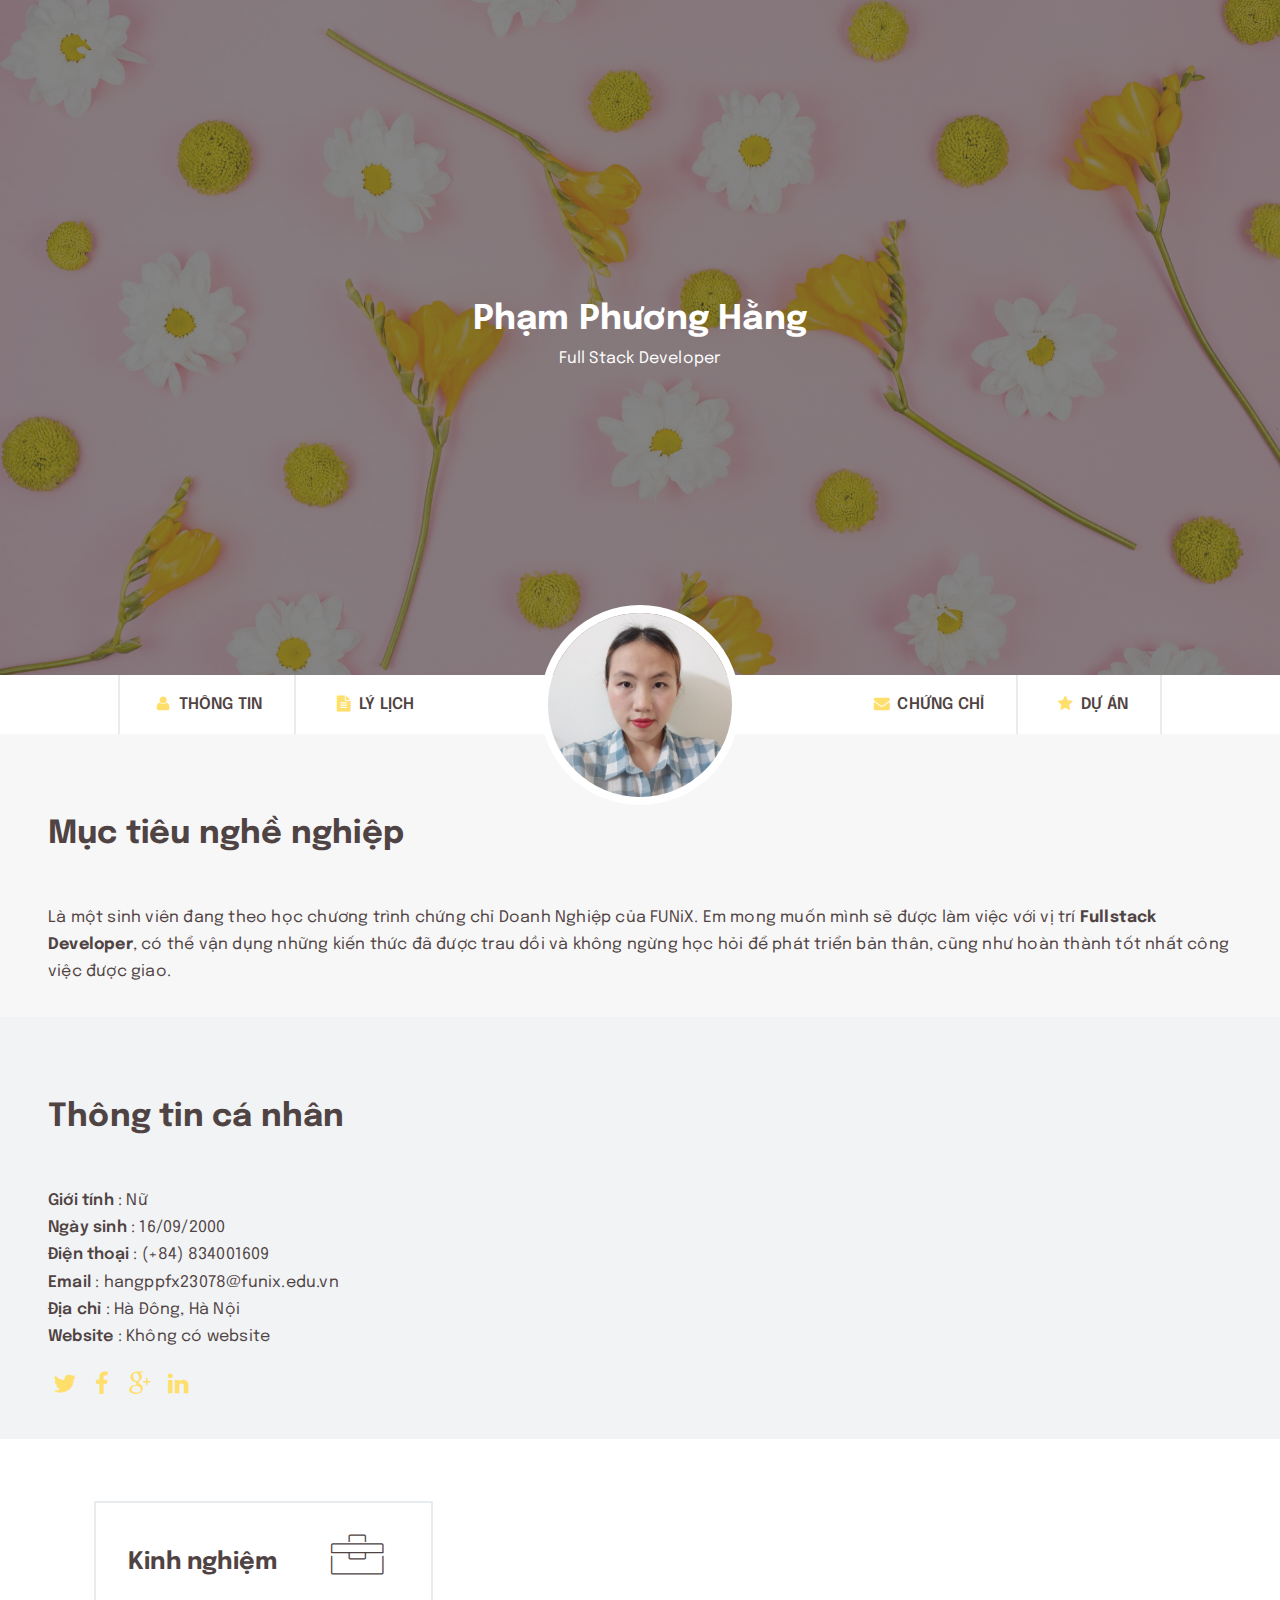
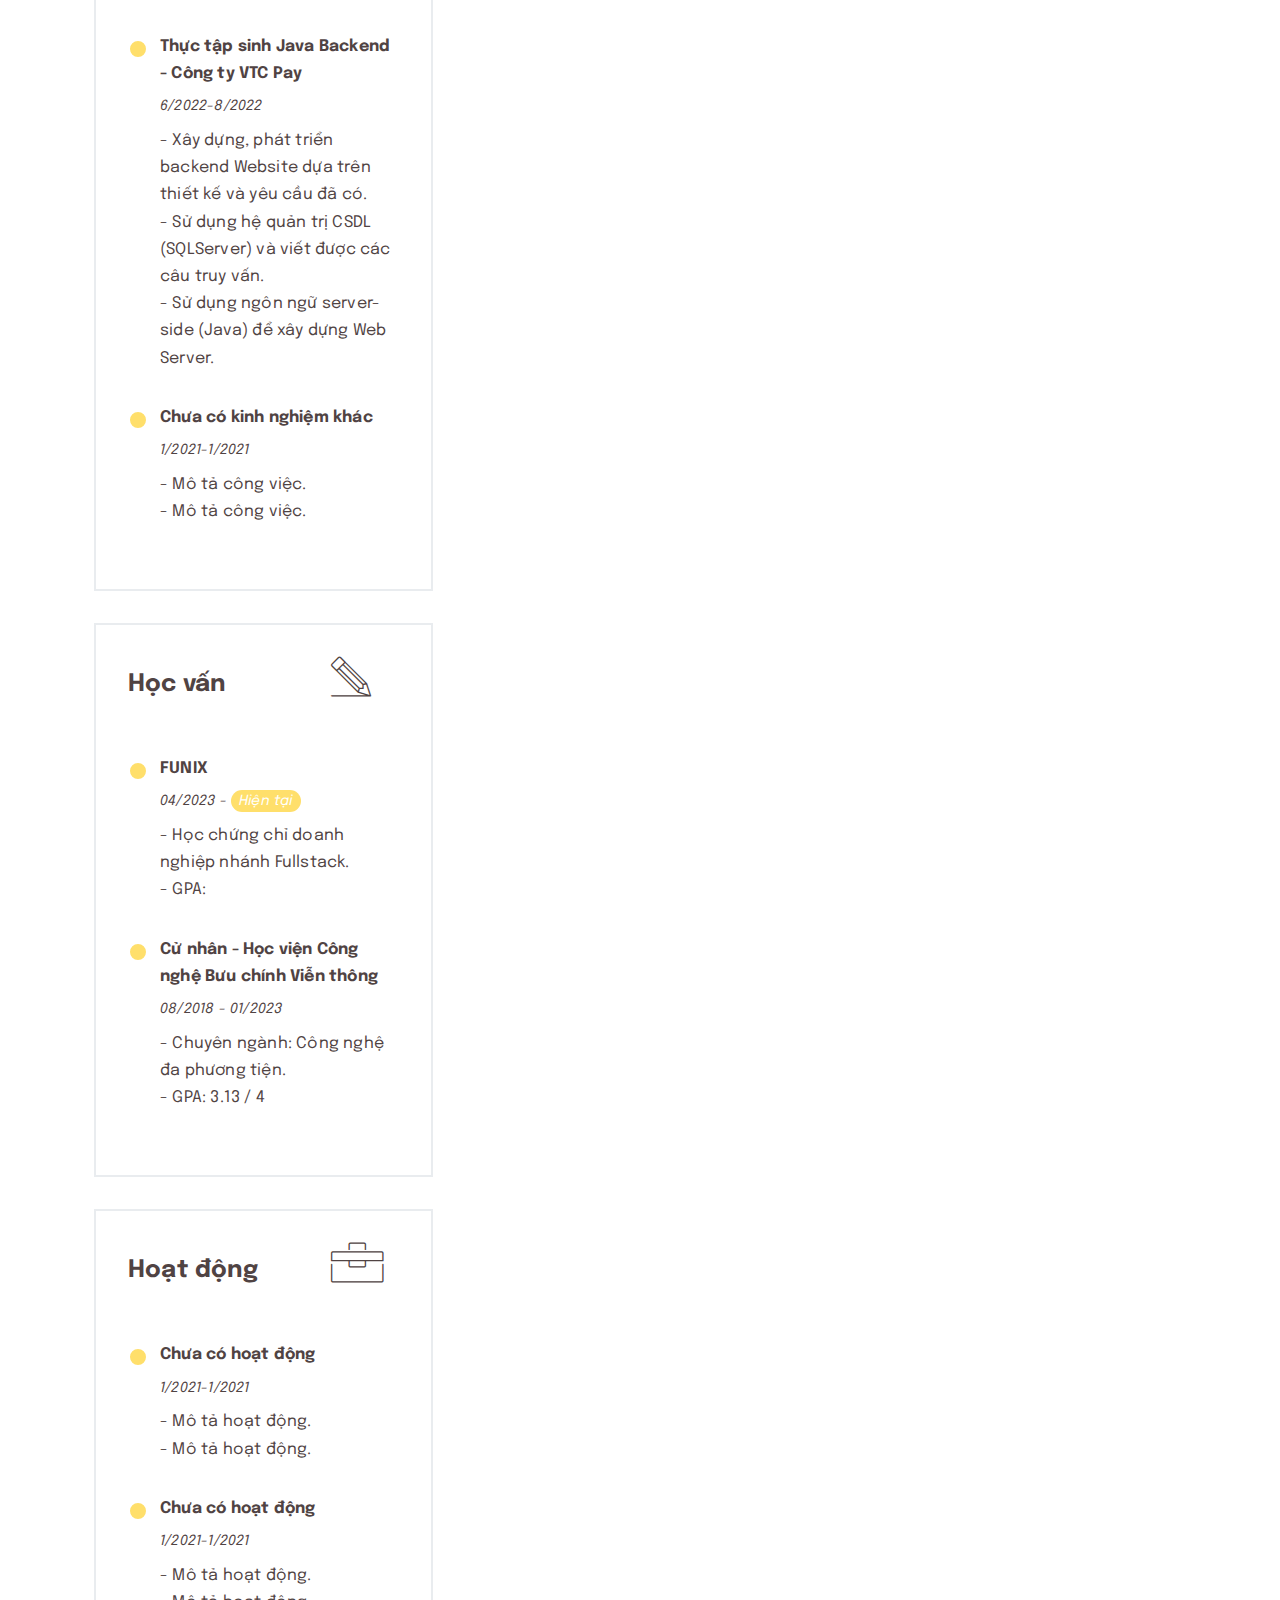
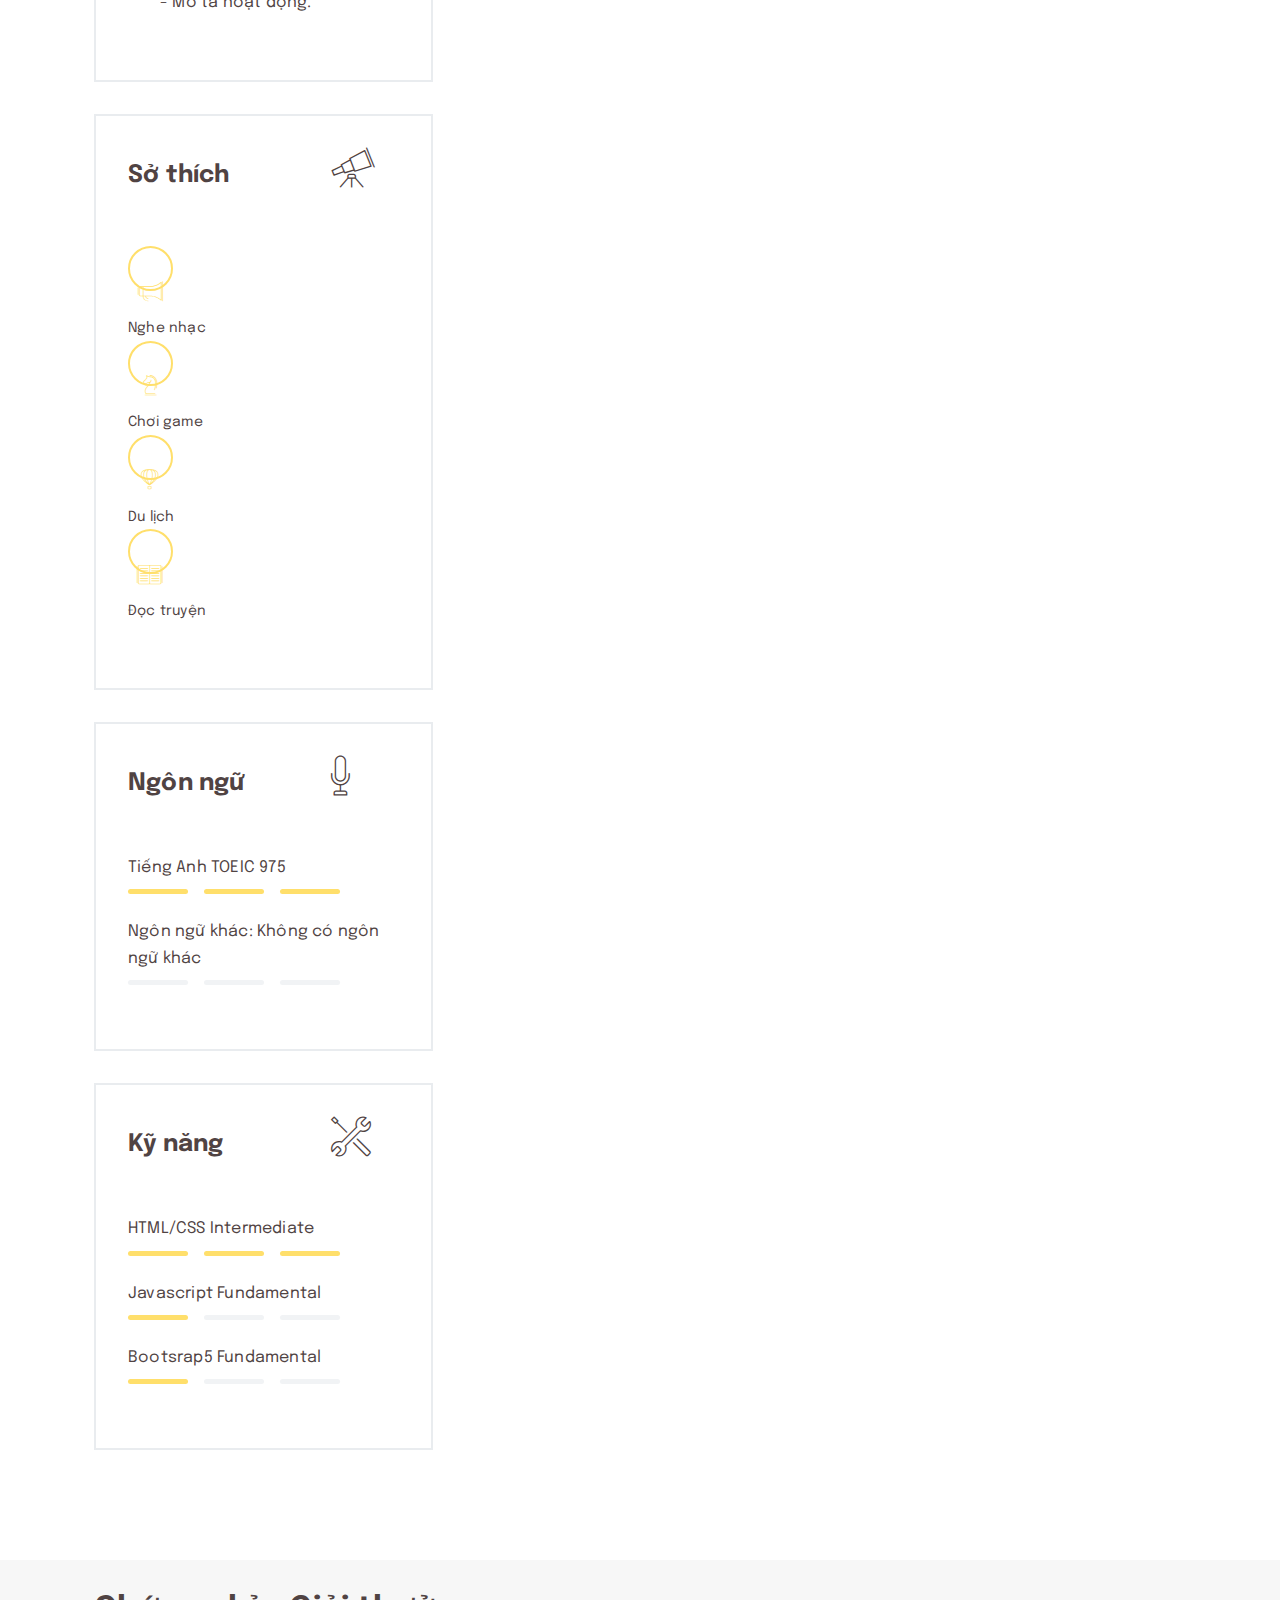
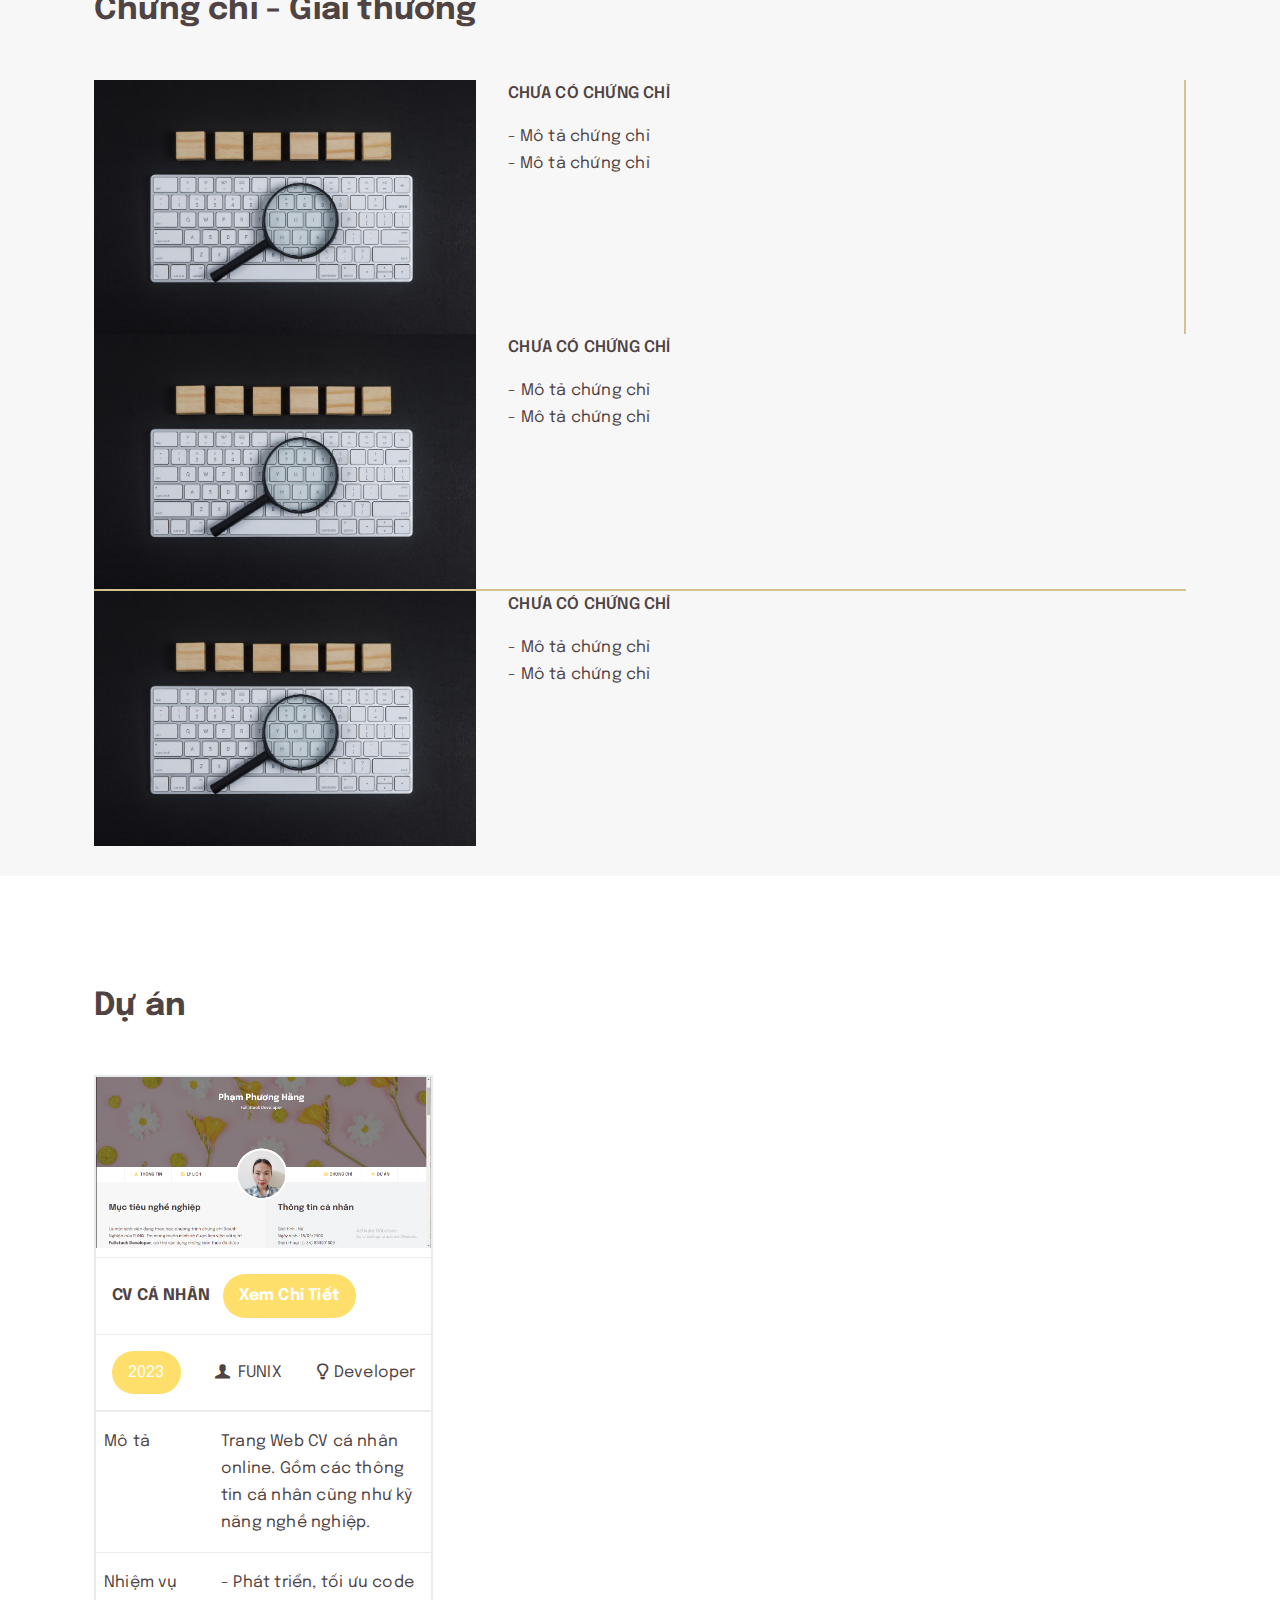
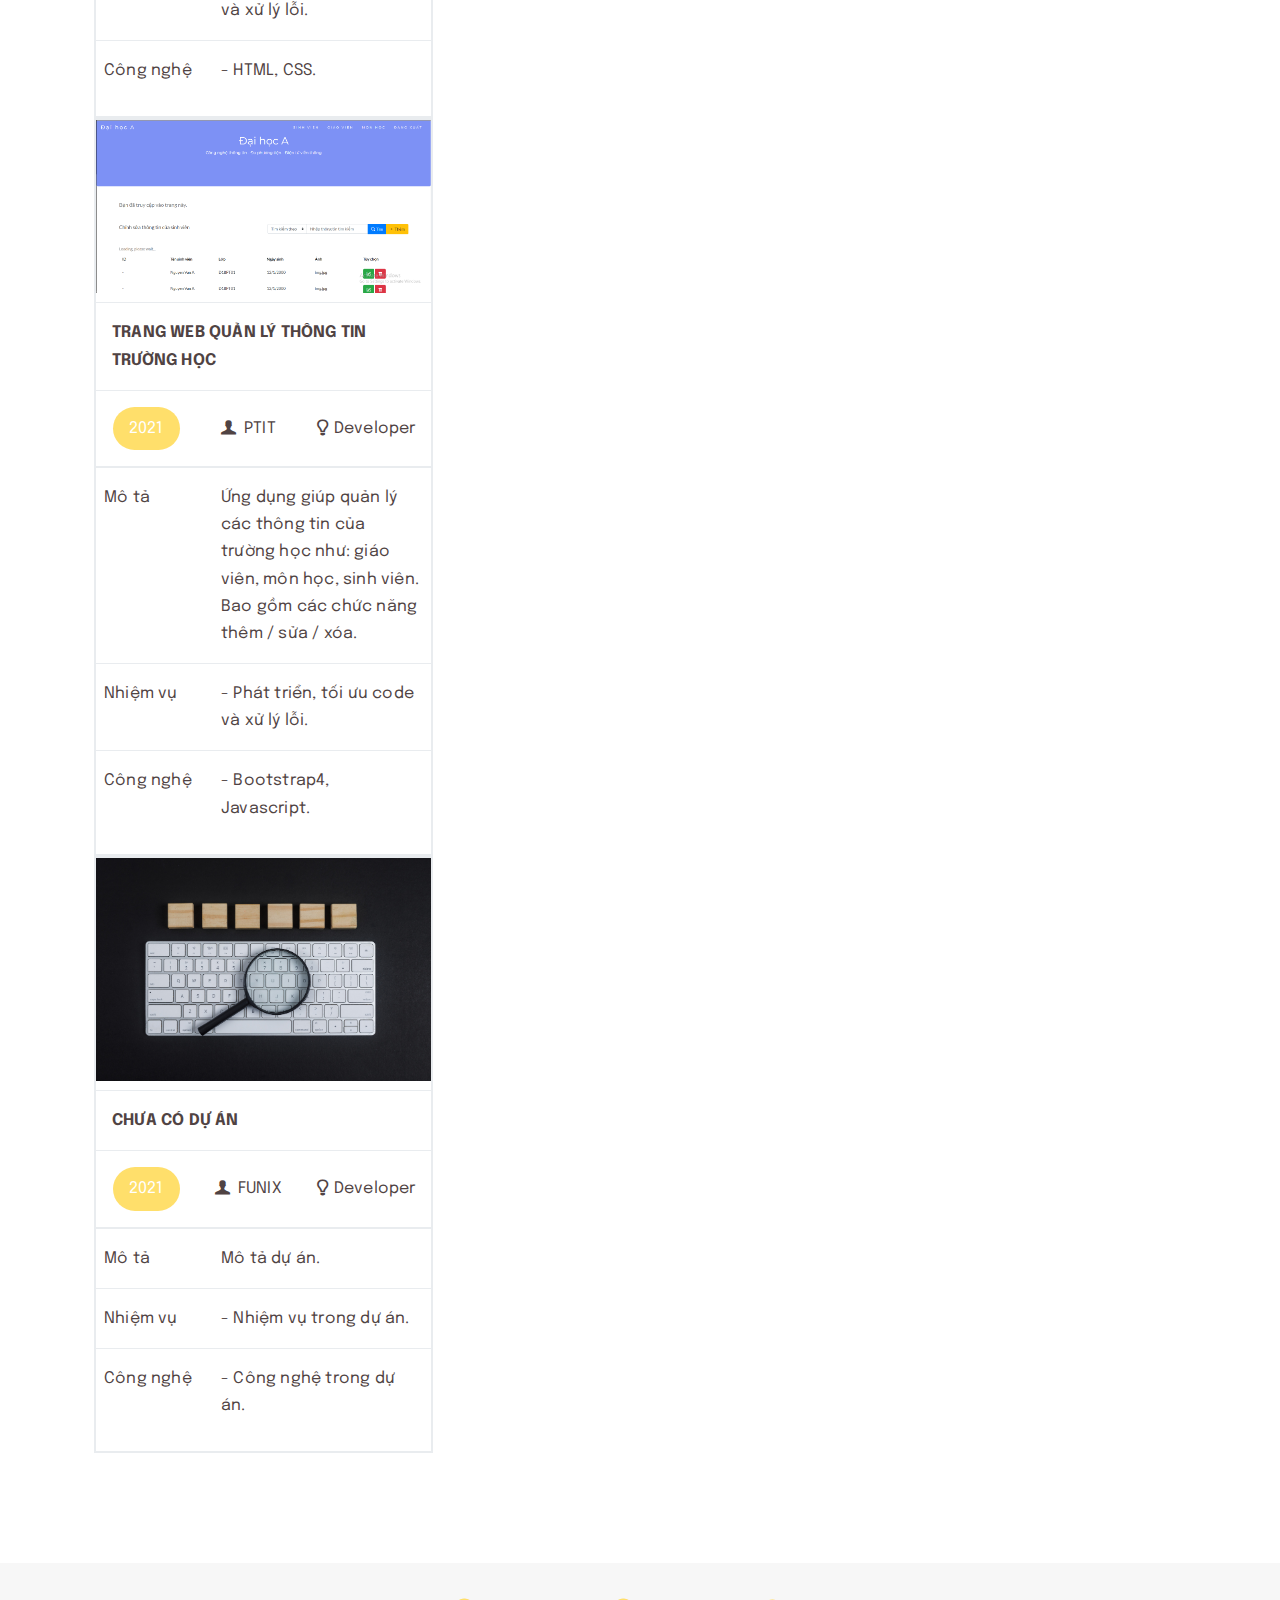
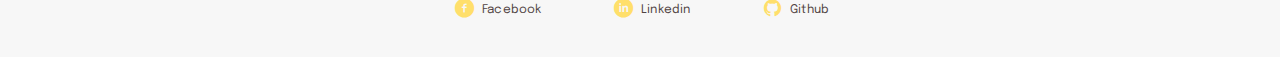
<file: index.html>
<!DOCTYPE html>
<html lang="en">
  <head>
    <meta charset="UTF-8" />
    <meta http-equiv="X-UA-Compatible" content="IE=edge" />
    <meta name="viewport" content="width=device-width, initial-scale=1.0" />

    <link
      href="https://cdn.jsdelivr.net/npm/bootstrap@5.0.2/dist/css/bootstrap.min.css"
      rel="stylesheet"
      integrity="sha384-EVSTQN3/azprG1Anm3QDgpJLIm9Nao0Yz1ztcQTwFspd3yD65VohhpuuCOmLASjC"
      crossorigin="anonymous"
    />

    <link rel="preconnect" href="https://fonts.googleapis.com" />
    <link rel="preconnect" href="https://fonts.gstatic.com" crossorigin />
    <link
      href="https://fonts.googleapis.com/css2?family=Epilogue:wght@400;600;700&display=swap"
      rel="stylesheet"
    />

    <link rel="stylesheet" href="./css/laptop.css" />
    <link rel="stylesheet" href="css/tablet.css" />
    <link rel="stylesheet" href="css/mobile.css" />
    <link rel="stylesheet" href="./css/font.css" />
    <title>Assignment 03</title>
  </head>
  <body>
    <!-- START BANNER -->
    <div id="banner" style="padding: 50px">
      <div class="banner-text">
        <h1>Phạm Phương Hằng</h1>
        <span>Full Stack Developer</span>
      </div>
    </div>
    <!-- END BANNER -->

    <!-- START NAV BAR -->
    <section id="nav-bar">
      <nav>
        <img class="profile-pic" src="images/anh-cv.jpg" alt="profile pic" />
        <a class="nav-component" href="#about">
          <i class="common-icon icon-user"></i> Thông tin</a
        >
        <a class="nav-component" href="#personal-info">
          <i class="common-icon icon-doc-text-inv"></i>
          Lý lịch</a
        >
        <a class="nav-component profile-pic-space" href="#"> &nbsp; </a>
        <a class="nav-component" href="#certificate">
          <i class="common-icon icon-mail-alt"></i>
          Chứng chỉ</a
        >
        <a class="nav-component" href="#project">
          <i class="common-icon icon-star-1"></i>
          Dự Án</a
        >
      </nav>
    </section>
    <!-- END NAV BAR -->

    <section id="about" class="bg-grey row">
      <!-- START TARGET SECTION -->
      <div id="target" class="col-sm">
        <h1 class="section-title">Mục tiêu nghề nghiệp</h1>
        <p>
          Là một sinh viên đang theo học chương trình chứng chỉ Doanh Nghiệp của
          FUNiX. Em mong muốn mình sẽ được làm việc với vị trí
          <b>Fullstack Developer</b>, có thể vận dụng những kiến thức đã được
          trau dồi và không ngừng học hỏi để phát triển bản thân, cũng như hoàn
          thành tốt nhất công việc được giao.
        </p>
      </div>
      <!-- END TARGET SECTION -->

      <!-- START PERSONAL INFO SECTION -->
      <div id="personal-info" class="col-sm">
        <h1 class="section-title">Thông tin cá nhân</h1>
        <ul class="mt-40 info">
          <li><span>Giới tính</span> : Nữ</li>
          <li><span>Ngày sinh</span> : 16/09/2000</li>
          <li><span>Điện thoại</span> : (+84) 834001609</li>
          <li><span>Email</span> : hangppfx23078@funix.edu.vn</li>
          <li><span>Địa chỉ</span> : Hà Đông, Hà Nội</li>
          <li><span>Website</span> : Không có website</li>
        </ul>
        <a href="#">
          <i class="common-icon icon icon-twitter"></i>
        </a>
        <a href="#">
          <i class="common-icon icon-facebook"></i>
        </a>
        <a href="#">
          <i class="common-icon icon-gplus"></i>
        </a>
        <a href="#">
          <i class="common-icon icon-linkedin"></i>
        </a>
      </div>
      <!-- END PERSONAL INFO SECTION -->
    </section>

    <section id="job-info" class="mt-5">
      <div class="box job-info d-flex justify-content-between flex-wrap">
        <!-- START EXPERIENCE SECTION -->
        <div class="job-card">
          <h1>Kinh nghiệm</h1>
          <i class="ic-toolbox"></i>
          <div class="job-card-content">
            <ul>
              <li>
                <p class="job-index-title">
                  Thực tập sinh Java Backend - Công ty VTC Pay
                </p>
                <p class="job-index-year">6/2022-8/2022</p>
                <p class="job-index-desc">
                  - Xây dựng, phát triển backend Website dựa trên thiết kế và
                  yêu cầu đã có. <br />
                  - Sử dụng hệ quản trị CSDL (SQLServer) và viết được các câu
                  truy vấn.
                  <br />
                  - Sử dụng ngôn ngữ server-side (Java) để xây dựng Web Server.
                </p>
              </li>
              <li>
                <p class="job-index-title">Chưa có kinh nghiệm khác</p>
                <p class="job-index-year">1/2021-1/2021</p>
                <p class="job-index-desc">
                  - Mô tả công việc.
                  <br />
                  - Mô tả công việc.
                </p>
              </li>
            </ul>
          </div>
        </div>
        <!-- END EXPERIENCE SECTION -->

        <!-- START EDUCATION SECTION -->
        <div class="job-card">
          <h1>Học vấn</h1>
          <i class="ic-pencil"></i>
          <div class="job-card-content">
            <ul>
              <li>
                <p class="job-index-title">FUNIX</p>
                <p class="job-index-year">
                  04/2023 - <span class="project-year">Hiện tại</span>
                </p>

                <p class="job-index-desc">
                  - Học chứng chỉ doanh nghiệp nhánh Fullstack. <br />
                  - GPA:
                </p>
              </li>
              <li>
                <p class="job-index-title">
                  Cử nhân - Học viện Công nghệ Bưu chính Viễn thông
                </p>
                <p class="job-index-year">08/2018 - 01/2023</p>
                <p class="job-index-desc">
                  - Chuyên ngành: Công nghệ đa phương tiện.<br />
                  - GPA: 3.13 / 4
                </p>
              </li>
            </ul>
          </div>
        </div>
        <!-- END EDUCATION SECTION -->

        <!-- START ACTIVITIES SECTION -->
        <div class="job-card">
          <h1>Hoạt động</h1>
          <i class="ic-toolbox"></i>
          <div class="job-card-content">
            <ul>
              <li>
                <p class="job-index-title">Chưa có hoạt động</p>
                <p class="job-index-year">1/2021-1/2021</p>
                <p class="job-index-desc">
                  - Mô tả hoạt động. <br />
                  - Mô tả hoạt động.
                </p>
              </li>
              <li>
                <p class="job-index-title">Chưa có hoạt động</p>
                <p class="job-index-year">1/2021-1/2021</p>
                <p class="job-index-desc">
                  - Mô tả hoạt động. <br />
                  - Mô tả hoạt động.
                </p>
              </li>
            </ul>
          </div>
        </div>
        <!-- END ACTIVITIES SECTION -->

        <!-- START HOBBY SECTION -->
        <div class="job-card">
          <h1>Sở thích</h1>
          <i class="ic-telescope"></i>
          <div
            class="job-card-content hobby d-flex flex-wrap justify-content-between"
          >
            <div>
              <i class="common-icon ic-megaphone"></i>
              <p>Nghe nhạc</p>
            </div>
            <div>
              <i class="common-icon ic-strategy"></i>
              <p>Chơi game</p>
            </div>
            <div>
              <i class="common-icon ic-hotairballoon"></i>
              <p>Du lịch</p>
            </div>
            <div>
              <i class="common-icon ic-book-open"></i>
              <p>Đọc truyện</p>
            </div>
          </div>
        </div>
        <!-- END HOBBY SECTION -->

        <!-- START LANGUAGE SECTION -->
        <div class="job-card">
          <h1>Ngôn ngữ</h1>
          <i class="ic-mic"></i>
          <div class="job-card-content language">
            <p>Tiếng Anh TOEIC 975</p>
            <div class="level-indicator-box">
              <span class="level-indicator have">&nbsp;</span>
              <span class="level-indicator have">&nbsp;</span>
              <span class="level-indicator have">&nbsp;</span>
            </div>
            <p>Ngôn ngữ khác: Không có ngôn ngữ khác</p>
            <div class="level-indicator-box">
              <span class="level-indicator">&nbsp;</span>
              <span class="level-indicator">&nbsp;</span>
              <span class="level-indicator">&nbsp;</span>
            </div>
          </div>
        </div>
        <!-- END LANGUAGE SECTION -->

        <!-- START SKILL SECTION -->
        <div class="job-card">
          <h1>Kỹ năng</h1>
          <i class="ic-tools-2"></i>
          <div class="job-card-content skills">
            <p>HTML/CSS Intermediate</p>
            <div class="level-indicator-box">
              <span class="level-indicator have">&nbsp;</span>
              <span class="level-indicator have">&nbsp;</span>
              <span class="level-indicator have">&nbsp;</span>
            </div>
            <p>Javascript Fundamental</p>
            <div class="level-indicator-box">
              <span class="level-indicator have">&nbsp;</span>
              <span class="level-indicator">&nbsp;</span>
              <span class="level-indicator">&nbsp;</span>
            </div>
            <p>Bootsrap5 Fundamental</p>
            <div class="level-indicator-box">
              <span class="level-indicator have">&nbsp;</span>
              <span class="level-indicator">&nbsp;</span>
              <span class="level-indicator">&nbsp;</span>
            </div>
          </div>
        </div>
        <!-- END SKILL SECTION -->
      </div>
    </section>

    <!-- START CERTIFICATE SECTION -->
    <section id="certificate" class="bg-grey">
      <div class="box">
        <h1 class="section-title">Chứng chỉ - Giải thưởng</h1>
        <div class="certificate-box row gy-4 gx-5x">
          <div class="certificate first-in-row col-sm-6">
            <img src="images/search-keyboard.jpg" alt="no certificate" />
            <div>
              <p class="certificate-name">Chưa có chứng chỉ</p>
              <p>- Mô tả chứng chỉ</p>
              <p>- Mô tả chứng chỉ</p>
            </div>
          </div>
          <div class="certificate col-sm-6">
            <img src="images/search-keyboard.jpg" alt="no certificate" />
            <div>
              <p class="certificate-name">Chưa có chứng chỉ</p>
              <p>- Mô tả chứng chỉ</p>
              <p>- Mô tả chứng chỉ</p>
            </div>
          </div>
          <div class="line">&nbsp;</div>
          <div class="certificate col-sm-6">
            <img src="images/search-keyboard.jpg" alt="no certificate" />
            <div>
              <p class="certificate-name">Chưa có chứng chỉ</p>
              <p>- Mô tả chứng chỉ</p>
              <p>- Mô tả chứng chỉ</p>
            </div>
          </div>
        </div>
      </div>
    </section>
    <!-- END CERTIFICATE SECTION -->

    <!-- START PROJECT SECTION -->
    <section id="project">
      <div class="box">
        <h1 class="section-title">Dự án</h1>
        <div class="project-box row row-cols-sm-3 justify-content-between gy-5">
          <div class="project-card">
            <img src="images/project-cv.PNG" alt="project 1" />

            <h5>
              CV cá nhân &nbsp;
              <a href="project-charter.html" class="project-year"
                >Xem chi tiết</a
              >
            </h5>
            <div class="project-about">
              <p class="project-year">2023</p>
              <p><i class="icon-user-1"></i> FUNIX</p>
              <p><i class="icon-lamp"></i>Developer</p>
            </div>
            <div>
              <table class="project-detail">
                <tr>
                  <th>Mô tả</th>
                  <td>
                    Trang Web CV cá nhân online. Gồm các thông tin cá nhân cũng
                    như kỹ năng nghề nghiệp.
                  </td>
                </tr>
                <tr>
                  <th>Nhiệm vụ</th>
                  <td>- Phát triển, tối ưu code và xử lý lỗi.</td>
                </tr>
                <tr>
                  <th>Công nghệ</th>
                  <td>- HTML, CSS.</td>
                </tr>
              </table>
            </div>
          </div>
          <div class="project-card">
            <img src="images/project-school.PNG" alt="project 1" />

            <h5>Trang web quản lý thông tin trường học</h5>
            <div class="project-about">
              <p class="project-year">2021</p>
              <p><i class="icon-user-1"></i> PTIT</p>
              <p><i class="icon-lamp"></i>Developer</p>
            </div>
            <div>
              <table class="project-detail">
                <tr>
                  <th>Mô tả</th>
                  <td>
                    Ứng dụng giúp quản lý các thông tin của trường học như: giáo
                    viên, môn học, sinh viên. Bao gồm các chức năng thêm / sửa /
                    xóa.
                  </td>
                </tr>
                <tr>
                  <th>Nhiệm vụ</th>
                  <td>- Phát triển, tối ưu code và xử lý lỗi.</td>
                </tr>
                <tr>
                  <th>Công nghệ</th>
                  <td>- Bootstrap4, Javascript.</td>
                </tr>
              </table>
            </div>
          </div>
          <div class="project-card">
            <img src="images/search-keyboard.jpg" alt="project 1" />

            <h5>Chưa có dự án</h5>
            <div class="project-about">
              <p class="project-year">2021</p>
              <p><i class="icon-user-1"></i> FUNIX</p>
              <p><i class="icon-lamp"></i>Developer</p>
            </div>
            <div>
              <table class="project-detail">
                <tr>
                  <th>Mô tả</th>
                  <td>Mô tả dự án.</td>
                </tr>
                <tr>
                  <th>Nhiệm vụ</th>
                  <td>- Nhiệm vụ trong dự án.</td>
                </tr>
                <tr>
                  <th>Công nghệ</th>
                  <td>- Công nghệ trong dự án.</td>
                </tr>
              </table>
            </div>
          </div>
        </div>
      </div>
    </section>
    <!-- END PROJECT SECTION -->

    <!-- START FOOTER SECTION -->
    <section id="footer" class="bg-grey">
      <div class="box contacts">
        <ul>
          <li>
            <a href="#">
              <i class="common-icon icon-facebook-circled"></i>
              <span>Facebook</span>
            </a>
          </li>
          <li>
            <a href="#">
              <i class="common-icon icon-linkedin-circled"></i>
              <span>Linkedin</span>
            </a>
          </li>
          <li>
            <a href="#">
              <i class="common-icon icon-github-circled"></i>
              <span>Github</span>
            </a>
          </li>
        </ul>
      </div>
    </section>
    <!-- END FOOTER SECTION -->
  </body>
</html>
</file>
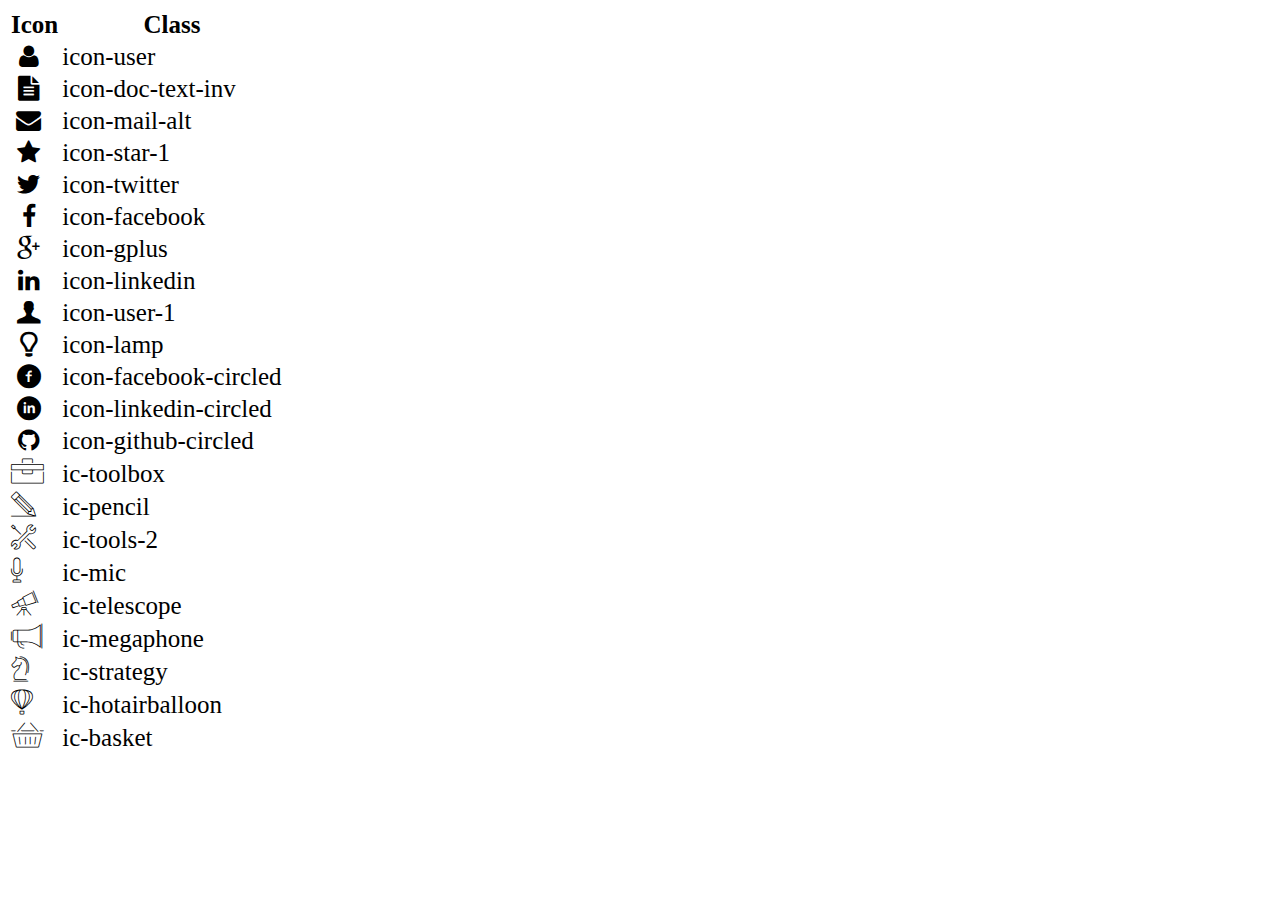
<file: icon-list.html>
<!DOCTYPE html>
<html lang="en">

<head>
    <meta charset="UTF-8">
    <meta http-equiv="X-UA-Compatible" content="IE=edge">
    <meta name="viewport" content="width=device-width, initial-scale=1.0">
    <link rel="stylesheet" href="css/font.css">
    <title>Icon List</title>
</head>

<body>
    <table style="font-size: 25px;">
        <thead>
            <tr>
                <th>Icon</th>
                <th>Class</th>
            </tr>
        </thead>
        <tbody>
            <tr>
                <td><i class="icon-user"></i></td>
                <td>icon-user</td>
            </tr>
            <tr>
                <td><i class="icon-doc-text-inv"></i></td>
                <td>icon-doc-text-inv</td>
            </tr>
            <tr>
                <td><i class="icon-mail-alt"></i></td>
                <td>icon-mail-alt</td>
            </tr>
            <tr>
                <td><i class="icon-star-1"></i></td>
                <td>icon-star-1</td>
            </tr>
            <tr>
                <td><i class="icon-twitter"></i></td>
                <td>icon-twitter</td>
            </tr>
            <tr>
                <td><i class="icon-facebook"></i></td>
                <td>icon-facebook</td>
            </tr>
            <tr>
                <td><i class="icon-gplus"></i></td>
                <td>icon-gplus</td>
            </tr>
            <tr>
                <td><i class="icon-linkedin"></i></td>
                <td>icon-linkedin</td>
            </tr>
            <tr>
                <td><i class="icon-user-1"></i></td>
                <td>icon-user-1</td>
            </tr>
            <tr>
                <td><i class="icon-lamp"></i></td>
                <td>icon-lamp</td>
            </tr>
            <tr>
                <td><i class="icon-facebook-circled"></i></td>
                <td>icon-facebook-circled</td>
            </tr>
            <tr>
                <td><i class="icon-linkedin-circled"></i></td>
                <td>icon-linkedin-circled</td>
            </tr>
            <tr>
                <td><i class="icon-github-circled"></i></td>
                <td>icon-github-circled</td>
            </tr>
            <tr>
                <td><i class="ic-toolbox"></i></td>
                <td>ic-toolbox</td>
            </tr>
            <tr>
                <td><i class="ic-pencil"></i></td>
                <td>ic-pencil</td>
            </tr>
            <tr>
                <td><i class="ic-tools-2"></i></td>
                <td>ic-tools-2</td>
            </tr>

            <tr>
                <td><i class="ic-mic"></i></td>
                <td>ic-mic</td>
            </tr>
            <tr>
                <td><i class="ic-telescope"></i></td>
                <td>ic-telescope</td>
            </tr>
            <tr>
                <td><i class="ic-megaphone"></i></td>
                <td>ic-megaphone</td>
            </tr>
            <tr>
                <td><i class="ic-strategy"></i></td>
                <td>ic-strategy</td>
            </tr>
            <tr>
                <td><i class="ic-hotairballoon"></i></td>
                <td>ic-hotairballoon</td>
            </tr>
            <tr>
                <td><i class="ic-basket"></i></td>
                <td>ic-basket</td>
            </tr>
        </tbody>
    </table>
</body>

</html>
</file>
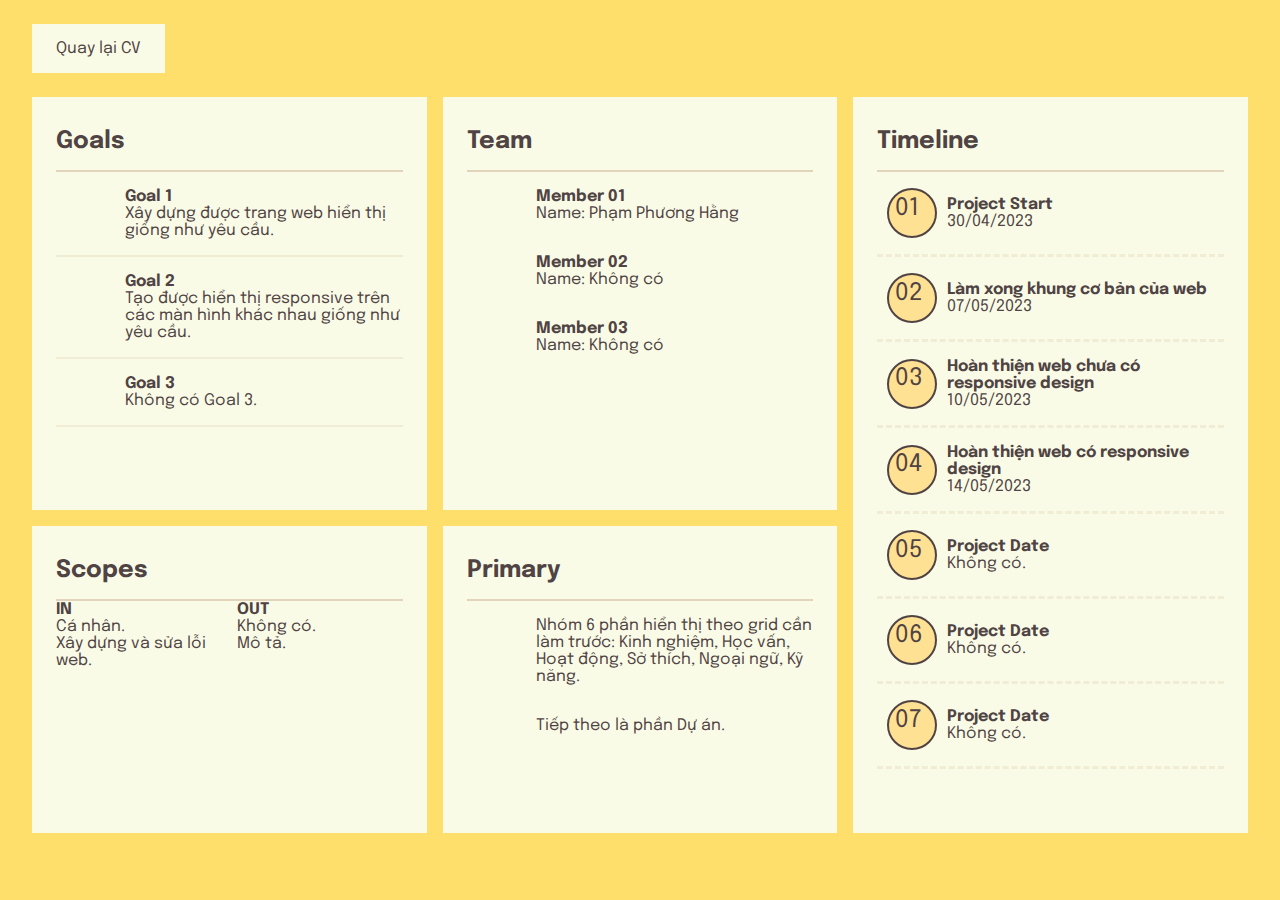
<file: project-charter.html>
<!DOCTYPE html>
<html lang="en">
  <head>
    <meta charset="UTF-8" />
    <meta http-equiv="X-UA-Compatible" content="IE=edge" />
    <meta name="viewport" content="width=device-width, initial-scale=1.0" />

    <link rel="preconnect" href="https://fonts.googleapis.com" />
    <link rel="preconnect" href="https://fonts.gstatic.com" crossorigin />
    <link
      href="https://fonts.googleapis.com/css2?family=Epilogue:wght@400;600;700&display=swap"
      rel="stylesheet"
    />

    <link
      href="https://cdn.jsdelivr.net/npm/bootstrap@5.0.2/dist/css/bootstrap.min.css"
      rel="stylesheet"
      integrity="sha384-EVSTQN3/azprG1Anm3QDgpJLIm9Nao0Yz1ztcQTwFspd3yD65VohhpuuCOmLASjC"
      crossorigin="anonymous"
    />

    <link
      rel="stylesheet"
      href="https://cdnjs.cloudflare.com/ajax/libs/font-awesome/6.4.0/css/all.min.css"
      integrity="sha512-iecdLmaskl7CVkqkXNQ/ZH/XLlvWZOJyj7Yy7tcenmpD1ypASozpmT/E0iPtmFIB46ZmdtAc9eNBvH0H/ZpiBw=="
      crossorigin="anonymous"
      referrerpolicy="no-referrer"
    />

    <link rel="stylesheet" href="css/charter.css" />

    <title>Project Charter</title>
  </head>
  <body>
    <a href="index.html" class="btn-back-to-cv">
      <i class="fa-solid fa-arrow-left"></i>
      Quay lại CV
    </a>

    <div class="grid-box">
      <!-- GOALS SECTION -->

      <section class="goals">
        <h2 class="section-header">Goals</h2>
        <div class="section-content">
          <div class="goal-item">
            <i class="fa-solid fa-flag-checkered"></i>
            <div>
              <h4>Goal 1</h4>
              <p>Xây dựng được trang web hiển thị giống như yêu cầu.</p>
            </div>
          </div>
          <div class="goal-item">
            <i class="fa-solid fa-flag-checkered"></i>
            <div>
              <h4>Goal 2</h4>
              <p>
                Tạo được hiển thị responsive trên các màn hình khác nhau giống
                như yêu cầu.
              </p>
            </div>
          </div>
          <div class="goal-item">
            <i class="fa-solid fa-flag-checkered"></i>
            <div>
              <h4>Goal 3</h4>
              <p>Không có Goal 3.</p>
            </div>
          </div>
        </div>
      </section>

      <!-- TEAM SECTION -->

      <section class="team">
        <h2 class="section-header">Team</h2>
        <div class="section-content">
          <div class="team-item">
            <i class="fa-solid fa-user"></i>
            <div>
              <h4>Member 01</h4>
              <p>Name: Phạm Phương Hằng</p>
            </div>
          </div>
          <div class="team-item">
            <i class="fa-solid fa-user"></i>
            <div>
              <h4>Member 02</h4>
              <p>Name: Không có</p>
            </div>
          </div>
          <div class="team-item">
            <i class="fa-solid fa-user"></i>
            <div>
              <h4>Member 03</h4>
              <p>Name: Không có</p>
            </div>
          </div>
        </div>
      </section>

      <!-- SCOPES SECTION -->

      <section class="scope">
        <h2 class="section-header">Scopes</h2>
        <div class="section-content">
          <div>
            <h4>in</h4>
            <p>
              Cá nhân. <br />
              Xây dựng và sửa lỗi web.
            </p>
          </div>
          <div>
            <h4>out</h4>
            <p>
              Không có. <br />
              Mô tả.
            </p>
          </div>
        </div>
      </section>

      <!-- PRIMARY SECTION -->

      <section class="primary">
        <h2 class="section-header">Primary</h2>
        <div class="section-content">
          <div class="primary-item">
            <i class="fa-solid fa-circle-question"></i>
            <p>
              Nhóm 6 phần hiển thị theo grid cần làm trước: Kinh nghiệm, Học
              vấn, Hoạt động, Sở thích, Ngoại ngữ, Kỹ năng.
            </p>
          </div>
          <div class="primary-item">
            <i class="fa-solid fa-circle-question"></i>
            <p>Tiếp theo là phần Dự án.</p>
          </div>
        </div>
      </section>

      <!-- TIMELINE SECTION -->

      <section class="timeline">
        <h2 class="section-header">Timeline</h2>
        <div class="section-content">
          <div class="timeline-item">
            <div class="timeline-index">
              <p>01</p>
            </div>
            <div class="timeline-description">
              <h4>Project Start</h4>
              <p>30/04/2023</p>
            </div>
          </div>
          <div class="timeline-item">
            <div class="timeline-index">
              <p>02</p>
            </div>
            <div class="timeline-description">
              <h4>Làm xong khung cơ bản của web</h4>
              <p>07/05/2023</p>
            </div>
          </div>
          <div class="timeline-item">
            <div class="timeline-index">
              <p>03</p>
            </div>
            <div class="timeline-description">
              <h4>Hoàn thiện web chưa có responsive design</h4>
              <p>10/05/2023</p>
            </div>
          </div>
          <div class="timeline-item">
            <div class="timeline-index">
              <p>04</p>
            </div>
            <div class="timeline-description">
              <h4>Hoàn thiện web có responsive design</h4>
              <p>14/05/2023</p>
            </div>
          </div>

          <div class="timeline-item">
            <div class="timeline-index">
              <p>05</p>
            </div>
            <div class="timeline-description">
              <h4>Project Date</h4>
              <p>Không có.</p>
            </div>
          </div>
          <div class="timeline-item">
            <div class="timeline-index">
              <p>06</p>
            </div>
            <div class="timeline-description">
              <h4>Project Date</h4>
              <p>Không có.</p>
            </div>
          </div>
          <div class="timeline-item">
            <div class="timeline-index">
              <p>07</p>
            </div>
            <div class="timeline-description">
              <h4>Project Date</h4>
              <p>Không có.</p>
            </div>
          </div>
        </div>
      </section>
    </div>
  </body>
</html>
</file>
<file: css/laptop.css>
/*
main color:#ffd43b
grey color:
*/

/*
font hierachy
10 12 14 16 20 24 34 48 59 95
*/

/*
spacing system
2 4 6 8 16 32 48 64 80 96 112
*/

/* GENERAL STYLES */

* {
  margin: 0;
  padding: 0;
  box-sizing: border-box;
}

.bg-grey {
  background: #f7f7f7;
}

body {
  font-family: "Epilogue", sans-serif;

  color: #504343;

  line-height: 1.7;
  letter-spacing: 0.2px;
}

h1 {
  font-size: 1.5em;
  font-weight: bold;
}

h5 {
  font-weight: bold;
  margin-bottom: 0;
}

ul {
  padding-left: 0;
}

p {
  margin-bottom: 0;
}

section:not(#nav-bar, #footer, #about) {
  margin-bottom: 80px;
}

section > .box {
  /* width: 1170px;
  margin: auto; */
  width: 90%;
  margin: 0 auto;

  padding: 30px;
}

.section-title {
  margin-bottom: 48px;
  font-size: 32px;
  line-height: 1.3;
  font-weight: bold;
}

/* BANNER */

#banner {
  background-image: linear-gradient(
      rgba(52, 52, 52, 0.6),
      rgba(52, 52, 52, 0.6)
    ),
    url(../images/flower-banner.jpg);
  background-size: cover;
  height: 75vh;

  color: white;
  position: relative;
}

.banner-text {
  text-align: center;

  position: absolute;
  left: 50%;
  top: 50%;
  transform: translate(-50%, -50%);
}

.banner-text h1 {
  line-height: 1;
  margin-bottom: 8px;
  font-size: 34px;
}

/* NAV BAR */

a:link,
a:visited {
  text-decoration: none;
  display: inline-block;
}

#nav-bar {
  text-align: center;
  text-transform: uppercase;
  font-weight: 600;
}

.nav-component,
.nav-component:visited {
  color: #504343;

  padding: 16px 32px;
  border-right: 2px solid #e9ecef;
}

.nav-component:first-of-type {
  border-left: 2px solid #e9ecef;
}

.nav-component:nth-child(3) {
  border: none;
}

.common-icon {
  color: #ffdf6b;
}

.profile-pic-space {
  border: none;
  width: 30%;
  cursor: default;
}

nav {
  position: relative;
}

.profile-pic {
  object-fit: cover;

  height: 200px;
  width: 200px;
  border-radius: 50%;
  border: 8px solid white;
  position: absolute;
  left: 50%;
  top: 50%;
  transform: translate(-50%, -50%);
}

/* PERSONAL INFO AND TARGET SECTION */

#personal-info {
  background-color: #f1f3f5;
  padding: 80px 48px 32px 48px;
}

#personal-info span {
  font-weight: 600;
}

.info {
  list-style-type: none;
  margin-bottom: 16px;
}

#personal-info i {
  font-size: 24px;
}

#target {
  padding: 80px 48px 32px 48px;
}

/* GENERAL 6 GRID CARD */

.job-card {
  display: grid;
  grid-template-columns: 3fr 1fr;
  grid-template-rows: 50px 1fr;
  row-gap: 48px;

  border: 2px solid #e9ecef;
  padding: 32px 32px 64px;
  width: 31%;
  margin-top: 32px;
}

.job-card h1 {
  margin-top: 16px;
  line-height: 1;
}

.job-card i {
  font-size: 40px;
}

.job-index-title {
  font-weight: 700;
  margin-bottom: 8px;
}

.job-index-year {
  font-style: italic;
  font-size: 14px;
  margin-bottom: 8px;
}

.job-index-year .project-year {
  padding: 4px 8px;
}

.job-card ul {
  list-style-type: none;
  position: relative;
  margin-left: 32px;
  display: flex;
  flex-direction: column;
  gap: 32px;
}

.job-card li::before {
  content: "";
  display: inline-block;
  width: 8px;
  height: 8px;
  background-color: #ffdf6b;
  margin-top: 6px;
  padding: 4px;
  border: 2px solid white;
  border-radius: 50%;

  position: absolute;
  left: -32px;
}

.job-card-content {
  grid-column: 1/-1;
  overflow-wrap: break-word;
}

/* HOBBY SECTION */

/* .hobby div {
  margin-right: 8px;
} */

.hobby i {
  font-size: 20px;
  /* font-weight: 600; */
  border: 2px solid #ffdf6b;
  border-radius: 50%;
  width: 45px;
  height: 45px;
  padding-top: 12%;
}

.hobby i::before {
  margin: 0 auto;
  text-align: center;
  display: block;
  width: 30px;
}

.hobby p {
  font-size: 14px;
  margin-top: 8px;
}

/* LANGUAGE AND SKILL SECTION */

.level-indicator-box {
  display: flex;
  gap: 16px;
}

.level-indicator {
  background-color: #f1f3f5;
  height: 5px;
  width: 60px;
  border-radius: 1000px;
  display: inline-block;
}

.level-indicator.have {
  background-color: #ffdf6b;
}

.language p,
.skills p {
  margin-bottom: 8px;
}

.language .level-indicator-box:not(:last-child),
.skills .level-indicator-box:not(:last-child) {
  margin-bottom: 24px;
}

/* CERTIFICATE SECTION */

.certificate {
  display: flex;
  line-height: 1.7;
}

.certificate.first-in-row {
  border-right: 2px solid #d6c08d;
}

.certificate img {
  width: 35%;
}

.certificate div {
  margin-left: 32px;
}

.certificate-name {
  text-transform: uppercase;
  font-weight: 600;
  margin-bottom: 16px;
}

.certificate-box .line {
  grid-column: 1/-1;
  background-color: #d6c08d;
  height: 2px;
}

/* PROJECT SECTION */

.project-card {
  border: 2px solid #e9ecef;
  padding: 0 0 16px 0;
  width: 31%;
}

.project-card img {
  width: 100%;
}

.project-card h5 {
  padding: 16px;
  text-transform: uppercase;
  border-top: 1px solid #e9ecef;
  font-size: 16px;
}

.project-card a {
  text-transform: capitalize;
  color: white;
}

.project-about {
  display: grid;
  grid-template-columns: repeat(2, 30%) 1fr;
  align-items: center;
  justify-items: center;
  padding: 16px 0;
  border-top: 1px solid #e9ecef;
  border-bottom: 1px solid #e9ecef;
}

.project-year {
  background-color: #ffdf6b;
  padding: 8px 16px;
  border-radius: 1000px;
  color: white;
}

.project-detail {
  border-collapse: collapse;
  width: 100%;
}

.project-detail th,
.project-detail td {
  vertical-align: top;
  text-align: left;
  font-weight: normal;
  border-top: 1px solid #e9ecef;
  padding: 16px 8px;
  overflow-wrap: break-word;
}

.project-detail th {
  width: 35%;
}

/* FOOTER SECTION */

#footer {
  text-align: center;
}

#footer i {
  font-size: 20px;
  vertical-align: middle;
}

#footer a:link,
#footer a:visited {
  color: #504343;
  font-size: 12px;
}

#footer li {
  display: inline-block;
  padding: 0 32px;
}

/* responsive */

@media (max-width: 992px) {
  /* nav bar */

  .profile-pic-space {
    width: 10%;
    border-left: 2px solid #e9ecef;
    cursor: default;
  }

  .nav-component:nth-child(5) {
    border-left: 2px solid #e9ecef;
  }

  .nav-component:link,
  .nav-component:visited {
    padding: 16px;
  }

  .profile-pic {
    transform: translate(-50%, -120%);
  }

  /* certificate */

  .certificate {
    flex-direction: column;
  }

  .certificate img {
    width: 100%;
    margin-bottom: 16px;
  }

  .certificate div {
    margin-left: 0;
  }

  /* project */

  .project-about {
    grid-template-columns: repeat(2, 1fr);
    justify-items: start;
  }

  .project-year {
    justify-self: center;
  }

  .project-about p:nth-child(3) {
    grid-column: 2;
  }

  .project-detail th {
    width: 25%;
  }
}
</file>
<file: css/tablet.css>
@media (max-width: 768px) {
  /* nav bar */

  .profile-pic-space {
    width: 10px;
  }

  /* 6 job cards grid */

  .job-card {
    width: 48%;
  }

  /* project */

  .project-card {
    width: 100%;
  }

  .project-about {
    grid-template-columns: repeat(2, 1fr);
  }

  .project-about p:nth-child(3) {
    grid-column: 2;
  }

  .project-detail th {
    width: 25%;
  }

  /* footer */

  #footer i {
    font-size: 24px;
  }
}
</file>
<file: css/mobile.css>
@media (max-width: 576px) {
  /* nav bar */

  .nav-component:link {
    display: block;
    padding: 8px 16px;
  }

  .profile-pic-space:link {
    display: none;
  }

  .profile-pic {
    transform: translate(-50%, -140%);
  }

  /* 6 job cards grid */

  .job-card {
    width: 100%;
  }

  /* certificate */

  .certificate {
    border-bottom: 2px solid #d6c08d;
    padding-bottom: 24px;
  }

  .certificate.first-in-row {
    border-right: none;
  }

  .certificate-box .line {
    display: none;
  }

  /* project */

  .project-card {
    width: 100%;
  }

  .project-about {
    grid-template-columns: 1fr;
    padding-left: 16px;
    row-gap: 16px;
  }

  .project-year {
    justify-self: start;
  }

  .project-about p:nth-child(3) {
    grid-column: 1;
  }

  .project-detail th {
    width: 25%;
  }

  /* footer */

  #footer li {
    padding: 0 16px;
  }

  #footer span {
    display: none;
  }
}
</file>
<file: css/font.css>
@font-face {
	font-family: 'open_sanslight';
	src: url('../fonts/OpenSans-Light-webfont.eot');
	src: url('../fonts/OpenSans-Light-webfont.eot#iefix') format('embedded-opentype'),
		url('../fonts/OpenSans-Light-webfont.woff') format('woff'),
		url('../fonts/OpenSans-Light-webfont.ttf') format('truetype'),
		url('../fonts/OpenSans-Light-webfont.svg#open_sanslight') format('svg');
	font-weight: normal;
	font-style: normal;

}

@font-face {
	font-family: 'open_sansitalic';
	src: url('../fonts/OpenSans-Italic-webfont.eot');
	src: url('../fonts/OpenSans-Italic-webfont.eot#iefix') format('embedded-opentype'),
		url('../fonts/OpenSans-Italic-webfont.woff') format('woff'),
		url('../fonts/OpenSans-Italic-webfont.ttf') format('truetype'),
		url('../fonts/OpenSans-Italic-webfont.svg#open_sansitalic') format('svg');
	font-weight: normal;
	font-style: normal;

}

@font-face {
	font-family: 'open_sanssemibold';
	src: url('../fonts/OpenSans-Semibold-webfont.eot');
	src: url('../fonts/OpenSans-Semibold-webfont.eot#iefix') format('embedded-opentype'),
		url('../fonts/OpenSans-Semibold-webfont.woff') format('woff'),
		url('../fonts/OpenSans-Semibold-webfont.ttf') format('truetype'),
		url('../fonts/OpenSans-Semibold-webfont.svg#open_sanssemibold') format('svg');
	font-weight: normal;
	font-style: normal;

}


@font-face {
	font-family: 'open_sanslight_italic';
	src: url('../fonts/OpenSans-LightItalic-webfont.eot');
	src: url('../fonts/OpenSans-LightItalic-webfont.eot#iefix') format('embedded-opentype'),
		url('../fonts/OpenSans-LightItalic-webfont.woff') format('woff'),
		url('../fonts/OpenSans-LightItalic-webfont.ttf') format('truetype'),
		url('../fonts/OpenSans-LightItalic-webfont.svg#open_sanslight_italic') format('svg');
	font-weight: normal;
	font-style: normal;

}

@font-face {
	font-family: 'open_sansregular';
	src: url('../fonts/OpenSans-Regular-webfont.eot');
	src: url('../fonts/OpenSans-Regular-webfont.eot#iefix') format('embedded-opentype'),
		url('../fonts/OpenSans-Regular-webfont.woff') format('woff'),
		url('../fonts/OpenSans-Regular-webfont.ttf') format('truetype'),
		url('../fonts/OpenSans-Regular-webfont.svg#open_sansregular') format('svg');
	font-weight: normal;
	font-style: normal;

}


@font-face {
	font-family: 'fontello';
	src: url('../fonts/fontello.eot');
	src: url('../fonts/fontello.eot#iefix') format('embedded-opentype'),
		url('../fonts/fontello.woff') format('woff'),
		url('../fonts/fontello.ttf') format('truetype'),
		url('../fonts/fontello.svg#fontello') format('svg');
	font-weight: normal;
	font-style: normal;
}

[class^="icon-"]:before,
[class*=" icon-"]:before {
	font-family: "fontello";
	font-style: normal;
	font-weight: normal;
	speak: none;

	display: inline-block;
	text-decoration: inherit;
	width: 1em;
	margin-right: .2em;
	text-align: center;
	/* opacity: .8; */

	/* For safety - reset parent styles, that can break glyph codes*/
	font-variant: normal;
	text-transform: none;

	/* fix buttons height, for twitter bootstrap */
	line-height: 1em;

	/* Animation center compensation - margins should be symmetric */
	/* remove if not needed */
	margin-left: .2em;

	/* you can be more comfortable with increased icons size */
	/* font-size: 120%; */

	/* Font smoothing. That was taken from TWBS */
	-webkit-font-smoothing: antialiased;
	-moz-osx-font-smoothing: grayscale;

	/* Uncomment for 3D effect */
	/* text-shadow: 1px 1px 1px rgba(127, 127, 127, 0.3); */
}

.icon-emo-happy:before {
	content: '\e800';
}

/* '' */
.icon-emo-wink:before {
	content: '\e801';
}

/* '' */
.icon-emo-wink2:before {
	content: '\e802';
}

/* '' */
.icon-emo-unhappy:before {
	content: '\e803';
}

/* '' */
.icon-emo-sleep:before {
	content: '\e804';
}

/* '' */
.icon-emo-thumbsup:before {
	content: '\e805';
}

/* '' */
.icon-emo-devil:before {
	content: '\e806';
}

/* '' */
.icon-emo-surprised:before {
	content: '\e807';
}

/* '' */
.icon-emo-tongue:before {
	content: '\e808';
}

/* '' */
.icon-emo-coffee:before {
	content: '\e809';
}

/* '' */
.icon-emo-sunglasses:before {
	content: '\e80a';
}

/* '' */
.icon-emo-displeased:before {
	content: '\e80b';
}

/* '' */
.icon-emo-beer:before {
	content: '\e80c';
}

/* '' */
.icon-emo-grin:before {
	content: '\e80d';
}

/* '' */
.icon-emo-angry:before {
	content: '\e80e';
}

/* '' */
.icon-emo-saint:before {
	content: '\e80f';
}

/* '' */
.icon-emo-cry:before {
	content: '\e810';
}

/* '' */
.icon-emo-shoot:before {
	content: '\e811';
}

/* '' */
.icon-emo-squint:before {
	content: '\e812';
}

/* '' */
.icon-emo-laugh:before {
	content: '\e813';
}

/* '' */
.icon-spin1:before {
	content: '\e814';
}

/* '' */
.icon-spin2:before {
	content: '\e815';
}

/* '' */
.icon-spin3:before {
	content: '\e816';
}

/* '' */
.icon-spin4:before {
	content: '\e817';
}

/* '' */
.icon-spin5:before {
	content: '\e818';
}

/* '' */
.icon-spin6:before {
	content: '\e819';
}

/* '' */
.icon-firefox:before {
	content: '\e81a';
}

/* '' */
.icon-chrome:before {
	content: '\e81b';
}

/* '' */
.icon-opera:before {
	content: '\e81c';
}

/* '' */
.icon-ie:before {
	content: '\e81d';
}

/* '' */
.icon-crown:before {
	content: '\e81e';
}

/* '' */
.icon-crown-plus:before {
	content: '\e81f';
}

/* '' */
.icon-crown-minus:before {
	content: '\e820';
}

/* '' */
.icon-marquee:before {
	content: '\e821';
}

/* '' */
.icon-glass:before {
	content: '\e822';
}

/* '' */
.icon-music:before {
	content: '\e823';
}

/* '' */
.icon-search:before {
	content: '\e824';
}

/* '' */
.icon-mail:before {
	content: '\e825';
}

/* '' */
.icon-mail-alt:before {
	content: '\e826';
}

/* '' */
.icon-mail-squared:before {
	content: '\e827';
}

/* '' */
.icon-heart:before {
	content: '\e828';
}

/* '' */
.icon-heart-empty:before {
	content: '\e829';
}

/* '' */
.icon-star-1:before {
	content: '\e82a';
}

/* '' */
.icon-star-empty-1:before {
	content: '\e82b';
}

/* '' */
.icon-star-half:before {
	content: '\e82c';
}

/* '' */
.icon-star-half-alt:before {
	content: '\e82d';
}

/* '' */
.icon-user:before {
	content: '\e82e';
}

/* '' */
.icon-user-plus:before {
	content: '\e82f';
}

/* '' */
.icon-user-times:before {
	content: '\e830';
}

/* '' */
.icon-users:before {
	content: '\e831';
}

/* '' */
.icon-male:before {
	content: '\e832';
}

/* '' */
.icon-female:before {
	content: '\e833';
}

/* '' */
.icon-child:before {
	content: '\e834';
}

/* '' */
.icon-user-secret:before {
	content: '\e835';
}

/* '' */
.icon-video:before {
	content: '\e836';
}

/* '' */
.icon-videocam:before {
	content: '\e837';
}

/* '' */
.icon-picture:before {
	content: '\e838';
}

/* '' */
.icon-camera:before {
	content: '\e839';
}

/* '' */
.icon-camera-alt:before {
	content: '\e83a';
}

/* '' */
.icon-th-large:before {
	content: '\e83b';
}

/* '' */
.icon-th:before {
	content: '\e83c';
}

/* '' */
.icon-th-list:before {
	content: '\e83d';
}

/* '' */
.icon-ok:before {
	content: '\e83e';
}

/* '' */
.icon-ok-circled:before {
	content: '\e83f';
}

/* '' */
.icon-ok-circled2:before {
	content: '\e840';
}

/* '' */
.icon-ok-squared:before {
	content: '\e841';
}

/* '' */
.icon-cancel:before {
	content: '\e842';
}

/* '' */
.icon-cancel-circled:before {
	content: '\e843';
}

/* '' */
.icon-cancel-circled2:before {
	content: '\e844';
}

/* '' */
.icon-plus:before {
	content: '\e845';
}

/* '' */
.icon-plus-circled:before {
	content: '\e846';
}

/* '' */
.icon-plus-squared:before {
	content: '\e847';
}

/* '' */
.icon-plus-squared-alt:before {
	content: '\e848';
}

/* '' */
.icon-minus:before {
	content: '\e849';
}

/* '' */
.icon-minus-circled:before {
	content: '\e84a';
}

/* '' */
.icon-minus-squared:before {
	content: '\e84b';
}

/* '' */
.icon-minus-squared-alt:before {
	content: '\e84c';
}

/* '' */
.icon-help:before {
	content: '\e84d';
}

/* '' */
.icon-help-circled:before {
	content: '\e84e';
}

/* '' */
.icon-info-circled:before {
	content: '\e84f';
}

/* '' */
.icon-info:before {
	content: '\e850';
}

/* '' */
.icon-home:before {
	content: '\e851';
}

/* '' */
.icon-link:before {
	content: '\e852';
}

/* '' */
.icon-unlink:before {
	content: '\e853';
}

/* '' */
.icon-link-ext:before {
	content: '\e854';
}

/* '' */
.icon-link-ext-alt:before {
	content: '\e855';
}

/* '' */
.icon-attach:before {
	content: '\e856';
}

/* '' */
.icon-lock:before {
	content: '\e857';
}

/* '' */
.icon-lock-open:before {
	content: '\e858';
}

/* '' */
.icon-lock-open-alt:before {
	content: '\e859';
}

/* '' */
.icon-pin:before {
	content: '\e85a';
}

/* '' */
.icon-eye:before {
	content: '\e85b';
}

/* '' */
.icon-eye-off:before {
	content: '\e85c';
}

/* '' */
.icon-tag-1:before {
	content: '\e85d';
}

/* '' */
.icon-tags:before {
	content: '\e85e';
}

/* '' */
.icon-bookmark:before {
	content: '\e85f';
}

/* '' */
.icon-bookmark-empty:before {
	content: '\e860';
}

/* '' */
.icon-flag:before {
	content: '\e861';
}

/* '' */
.icon-flag-empty:before {
	content: '\e862';
}

/* '' */
.icon-flag-checkered:before {
	content: '\e863';
}

/* '' */
.icon-thumbs-up:before {
	content: '\e864';
}

/* '' */
.icon-thumbs-down:before {
	content: '\e865';
}

/* '' */
.icon-thumbs-up-alt:before {
	content: '\e866';
}

/* '' */
.icon-thumbs-down-alt:before {
	content: '\e867';
}

/* '' */
.icon-download:before {
	content: '\e868';
}

/* '' */
.icon-upload:before {
	content: '\e869';
}

/* '' */
.icon-download-cloud:before {
	content: '\e86a';
}

/* '' */
.icon-upload-cloud:before {
	content: '\e86b';
}

/* '' */
.icon-reply:before {
	content: '\e86c';
}

/* '' */
.icon-reply-all:before {
	content: '\e86d';
}

/* '' */
.icon-forward:before {
	content: '\e86e';
}

/* '' */
.icon-quote-left:before {
	content: '\e86f';
}

/* '' */
.icon-quote-right:before {
	content: '\e870';
}

/* '' */
.icon-code:before {
	content: '\e871';
}

/* '' */
.icon-export:before {
	content: '\e872';
}

/* '' */
.icon-export-alt:before {
	content: '\e873';
}

/* '' */
.icon-share:before {
	content: '\e874';
}

/* '' */
.icon-share-squared:before {
	content: '\e875';
}

/* '' */
.icon-pencil:before {
	content: '\e876';
}

/* '' */
.icon-pencil-squared:before {
	content: '\e877';
}

/* '' */
.icon-edit:before {
	content: '\e878';
}

/* '' */
.icon-print:before {
	content: '\e879';
}

/* '' */
.icon-retweet:before {
	content: '\e87a';
}

/* '' */
.icon-keyboard:before {
	content: '\e87b';
}

/* '' */
.icon-gamepad:before {
	content: '\e87c';
}

/* '' */
.icon-comment:before {
	content: '\e87d';
}

/* '' */
.icon-chat:before {
	content: '\e87e';
}

/* '' */
.icon-comment-empty:before {
	content: '\e87f';
}

/* '' */
.icon-chat-empty:before {
	content: '\e880';
}

/* '' */
.icon-bell:before {
	content: '\e881';
}

/* '' */
.icon-bell-alt:before {
	content: '\e882';
}

/* '' */
.icon-bell-off:before {
	content: '\e883';
}

/* '' */
.icon-bell-off-empty:before {
	content: '\e884';
}

/* '' */
.icon-attention-alt:before {
	content: '\e885';
}

/* '' */
.icon-attention:before {
	content: '\e886';
}

/* '' */
.icon-attention-circled:before {
	content: '\e887';
}

/* '' */
.icon-location:before {
	content: '\e888';
}

/* '' */
.icon-direction:before {
	content: '\e889';
}

/* '' */
.icon-compass:before {
	content: '\e88a';
}

/* '' */
.icon-trash:before {
	content: '\e88b';
}

/* '' */
.icon-trash-empty:before {
	content: '\e88c';
}

/* '' */
.icon-doc:before {
	content: '\e88d';
}

/* '' */
.icon-docs:before {
	content: '\e88e';
}

/* '' */
.icon-doc-text:before {
	content: '\e88f';
}

/* '' */
.icon-doc-inv:before {
	content: '\e890';
}

/* '' */
.icon-doc-text-inv:before {
	content: '\e891';
}

/* '' */
.icon-file-pdf:before {
	content: '\e892';
}

/* '' */
.icon-file-word:before {
	content: '\e893';
}

/* '' */
.icon-file-excel:before {
	content: '\e894';
}

/* '' */
.icon-file-powerpoint:before {
	content: '\e895';
}

/* '' */
.icon-file-image:before {
	content: '\e896';
}

/* '' */
.icon-file-archive:before {
	content: '\e897';
}

/* '' */
.icon-file-audio:before {
	content: '\e898';
}

/* '' */
.icon-file-video:before {
	content: '\e899';
}

/* '' */
.icon-file-code:before {
	content: '\e89a';
}

/* '' */
.icon-folder:before {
	content: '\e89b';
}

/* '' */
.icon-folder-open:before {
	content: '\e89c';
}

/* '' */
.icon-folder-empty:before {
	content: '\e89d';
}

/* '' */
.icon-folder-open-empty:before {
	content: '\e89e';
}

/* '' */
.icon-box:before {
	content: '\e89f';
}

/* '' */
.icon-rss:before {
	content: '\e8a0';
}

/* '' */
.icon-rss-squared:before {
	content: '\e8a1';
}

/* '' */
.icon-phone:before {
	content: '\e8a2';
}

/* '' */
.icon-phone-squared:before {
	content: '\e8a3';
}

/* '' */
.icon-fax:before {
	content: '\e8a4';
}

/* '' */
.icon-menu:before {
	content: '\e8a5';
}

/* '' */
.icon-cog:before {
	content: '\e8a6';
}

/* '' */
.icon-cog-alt:before {
	content: '\e8a7';
}

/* '' */
.icon-wrench:before {
	content: '\e8a8';
}

/* '' */
.icon-sliders:before {
	content: '\e8a9';
}

/* '' */
.icon-basket:before {
	content: '\e8aa';
}

/* '' */
.icon-cart-plus:before {
	content: '\e8ab';
}

/* '' */
.icon-cart-arrow-down:before {
	content: '\e8ac';
}

/* '' */
.icon-calendar:before {
	content: '\e8ad';
}

/* '' */
.icon-calendar-empty:before {
	content: '\e8ae';
}

/* '' */
.icon-login:before {
	content: '\e8af';
}

/* '' */
.icon-logout:before {
	content: '\e8b0';
}

/* '' */
.icon-mic:before {
	content: '\e8b1';
}

/* '' */
.icon-mute:before {
	content: '\e8b2';
}

/* '' */
.icon-volume-off:before {
	content: '\e8b3';
}

/* '' */
.icon-volume-down:before {
	content: '\e8b4';
}

/* '' */
.icon-volume-up:before {
	content: '\e8b5';
}

/* '' */
.icon-headphones:before {
	content: '\e8b6';
}

/* '' */
.icon-clock:before {
	content: '\e8b7';
}

/* '' */
.icon-lightbulb:before {
	content: '\e8b8';
}

/* '' */
.icon-block:before {
	content: '\e8b9';
}

/* '' */
.icon-resize-full:before {
	content: '\e8ba';
}

/* '' */
.icon-resize-full-alt:before {
	content: '\e8bb';
}

/* '' */
.icon-resize-small:before {
	content: '\e8bc';
}

/* '' */
.icon-resize-vertical:before {
	content: '\e8bd';
}

/* '' */
.icon-resize-horizontal:before {
	content: '\e8be';
}

/* '' */
.icon-move:before {
	content: '\e8bf';
}

/* '' */
.icon-zoom-in:before {
	content: '\e8c0';
}

/* '' */
.icon-zoom-out:before {
	content: '\e8c1';
}

/* '' */
.icon-down-circled2:before {
	content: '\e8c2';
}

/* '' */
.icon-up-circled2:before {
	content: '\e8c3';
}

/* '' */
.icon-left-circled2:before {
	content: '\e8c4';
}

/* '' */
.icon-right-circled2:before {
	content: '\e8c5';
}

/* '' */
.icon-down-dir:before {
	content: '\e8c6';
}

/* '' */
.icon-up-dir:before {
	content: '\e8c7';
}

/* '' */
.icon-left-dir:before {
	content: '\e8c8';
}

/* '' */
.icon-right-dir:before {
	content: '\e8c9';
}

/* '' */
.icon-down-open:before {
	content: '\e8ca';
}

/* '' */
.icon-left-open:before {
	content: '\e8cb';
}

/* '' */
.icon-right-open:before {
	content: '\e8cc';
}

/* '' */
.icon-up-open:before {
	content: '\e8cd';
}

/* '' */
.icon-angle-left:before {
	content: '\e8ce';
}

/* '' */
.icon-angle-right:before {
	content: '\e8cf';
}

/* '' */
.icon-angle-up:before {
	content: '\e8d0';
}

/* '' */
.icon-angle-down:before {
	content: '\e8d1';
}

/* '' */
.icon-angle-circled-left:before {
	content: '\e8d2';
}

/* '' */
.icon-angle-circled-right:before {
	content: '\e8d3';
}

/* '' */
.icon-angle-circled-up:before {
	content: '\e8d4';
}

/* '' */
.icon-angle-circled-down:before {
	content: '\e8d5';
}

/* '' */
.icon-angle-double-left:before {
	content: '\e8d6';
}

/* '' */
.icon-angle-double-right:before {
	content: '\e8d7';
}

/* '' */
.icon-angle-double-up:before {
	content: '\e8d8';
}

/* '' */
.icon-angle-double-down:before {
	content: '\e8d9';
}

/* '' */
.icon-down:before {
	content: '\e8da';
}

/* '' */
.icon-left:before {
	content: '\e8db';
}

/* '' */
.icon-right:before {
	content: '\e8dc';
}

/* '' */
.icon-up:before {
	content: '\e8dd';
}

/* '' */
.icon-down-big:before {
	content: '\e8de';
}

/* '' */
.icon-left-big:before {
	content: '\e8df';
}

/* '' */
.icon-right-big:before {
	content: '\e8e0';
}

/* '' */
.icon-up-big:before {
	content: '\e8e1';
}

/* '' */
.icon-right-hand:before {
	content: '\e8e2';
}

/* '' */
.icon-left-hand:before {
	content: '\e8e3';
}

/* '' */
.icon-up-hand:before {
	content: '\e8e4';
}

/* '' */
.icon-down-hand:before {
	content: '\e8e5';
}

/* '' */
.icon-left-circled:before {
	content: '\e8e6';
}

/* '' */
.icon-right-circled:before {
	content: '\e8e7';
}

/* '' */
.icon-up-circled:before {
	content: '\e8e8';
}

/* '' */
.icon-down-circled:before {
	content: '\e8e9';
}

/* '' */
.icon-cw:before {
	content: '\e8ea';
}

/* '' */
.icon-ccw:before {
	content: '\e8eb';
}

/* '' */
.icon-arrows-cw:before {
	content: '\e8ec';
}

/* '' */
.icon-level-up:before {
	content: '\e8ed';
}

/* '' */
.icon-level-down:before {
	content: '\e8ee';
}

/* '' */
.icon-shuffle:before {
	content: '\e8ef';
}

/* '' */
.icon-exchange:before {
	content: '\e8f0';
}

/* '' */
.icon-history:before {
	content: '\e8f1';
}

/* '' */
.icon-expand:before {
	content: '\e8f2';
}

/* '' */
.icon-collapse:before {
	content: '\e8f3';
}

/* '' */
.icon-expand-right:before {
	content: '\e8f4';
}

/* '' */
.icon-collapse-left:before {
	content: '\e8f5';
}

/* '' */
.icon-play:before {
	content: '\e8f6';
}

/* '' */
.icon-play-circled:before {
	content: '\e8f7';
}

/* '' */
.icon-play-circled2:before {
	content: '\e8f8';
}

/* '' */
.icon-stop:before {
	content: '\e8f9';
}

/* '' */
.icon-pause:before {
	content: '\e8fa';
}

/* '' */
.icon-to-end:before {
	content: '\e8fb';
}

/* '' */
.icon-to-end-alt:before {
	content: '\e8fc';
}

/* '' */
.icon-to-start:before {
	content: '\e8fd';
}

/* '' */
.icon-to-start-alt:before {
	content: '\e8fe';
}

/* '' */
.icon-fast-fw:before {
	content: '\e8ff';
}

/* '' */
.icon-fast-bw:before {
	content: '\e900';
}

/* '' */
.icon-eject:before {
	content: '\e901';
}

/* '' */
.icon-target:before {
	content: '\e902';
}

/* '' */
.icon-signal:before {
	content: '\e903';
}

/* '' */
.icon-wifi:before {
	content: '\e904';
}

/* '' */
.icon-award:before {
	content: '\e905';
}

/* '' */
.icon-desktop:before {
	content: '\e906';
}

/* '' */
.icon-laptop:before {
	content: '\e907';
}

/* '' */
.icon-tablet:before {
	content: '\e908';
}

/* '' */
.icon-mobile:before {
	content: '\e909';
}

/* '' */
.icon-inbox:before {
	content: '\e90a';
}

/* '' */
.icon-globe:before {
	content: '\e90b';
}

/* '' */
.icon-sun:before {
	content: '\e90c';
}

/* '' */
.icon-cloud:before {
	content: '\e90d';
}

/* '' */
.icon-flash:before {
	content: '\e90e';
}

/* '' */
.icon-moon:before {
	content: '\e90f';
}

/* '' */
.icon-umbrella-1:before {
	content: '\e910';
}

/* '' */
.icon-flight:before {
	content: '\e911';
}

/* '' */
.icon-fighter-jet:before {
	content: '\e912';
}

/* '' */
.icon-paper-plane:before {
	content: '\e913';
}

/* '' */
.icon-paper-plane-empty:before {
	content: '\e914';
}

/* '' */
.icon-space-shuttle:before {
	content: '\e915';
}

/* '' */
.icon-leaf:before {
	content: '\e916';
}

/* '' */
.icon-font:before {
	content: '\e917';
}

/* '' */
.icon-bold:before {
	content: '\e918';
}

/* '' */
.icon-medium:before {
	content: '\e919';
}

/* '' */
.icon-italic:before {
	content: '\e91a';
}

/* '' */
.icon-header:before {
	content: '\e91b';
}

/* '' */
.icon-paragraph:before {
	content: '\e91c';
}

/* '' */
.icon-text-height:before {
	content: '\e91d';
}

/* '' */
.icon-text-width:before {
	content: '\e91e';
}

/* '' */
.icon-align-left:before {
	content: '\e91f';
}

/* '' */
.icon-align-center:before {
	content: '\e920';
}

/* '' */
.icon-align-right:before {
	content: '\e921';
}

/* '' */
.icon-align-justify:before {
	content: '\e922';
}

/* '' */
.icon-list:before {
	content: '\e923';
}

/* '' */
.icon-indent-left:before {
	content: '\e924';
}

/* '' */
.icon-indent-right:before {
	content: '\e925';
}

/* '' */
.icon-list-bullet:before {
	content: '\e926';
}

/* '' */
.icon-list-numbered:before {
	content: '\e927';
}

/* '' */
.icon-strike:before {
	content: '\e928';
}

/* '' */
.icon-underline:before {
	content: '\e929';
}

/* '' */
.icon-superscript:before {
	content: '\e92a';
}

/* '' */
.icon-subscript:before {
	content: '\e92b';
}

/* '' */
.icon-table:before {
	content: '\e92c';
}

/* '' */
.icon-columns:before {
	content: '\e92d';
}

/* '' */
.icon-crop:before {
	content: '\e92e';
}

/* '' */
.icon-scissors:before {
	content: '\e92f';
}

/* '' */
.icon-paste:before {
	content: '\e930';
}

/* '' */
.icon-briefcase:before {
	content: '\e931';
}

/* '' */
.icon-suitcase:before {
	content: '\e932';
}

/* '' */
.icon-ellipsis:before {
	content: '\e933';
}

/* '' */
.icon-ellipsis-vert:before {
	content: '\e934';
}

/* '' */
.icon-off:before {
	content: '\e935';
}

/* '' */
.icon-road:before {
	content: '\e936';
}

/* '' */
.icon-list-alt:before {
	content: '\e937';
}

/* '' */
.icon-qrcode:before {
	content: '\e938';
}

/* '' */
.icon-barcode:before {
	content: '\e939';
}

/* '' */
.icon-book:before {
	content: '\e93a';
}

/* '' */
.icon-ajust:before {
	content: '\e93b';
}

/* '' */
.icon-tint:before {
	content: '\e93c';
}

/* '' */
.icon-toggle-off:before {
	content: '\e93d';
}

/* '' */
.icon-toggle-on:before {
	content: '\e93e';
}

/* '' */
.icon-check:before {
	content: '\e93f';
}

/* '' */
.icon-check-empty:before {
	content: '\e940';
}

/* '' */
.icon-circle:before {
	content: '\e941';
}

/* '' */
.icon-circle-empty:before {
	content: '\e942';
}

/* '' */
.icon-circle-thin:before {
	content: '\e943';
}

/* '' */
.icon-circle-notch:before {
	content: '\e944';
}

/* '' */
.icon-dot-circled:before {
	content: '\e945';
}

/* '' */
.icon-asterisk:before {
	content: '\e946';
}

/* '' */
.icon-gift:before {
	content: '\e947';
}

/* '' */
.icon-fire:before {
	content: '\e948';
}

/* '' */
.icon-magnet:before {
	content: '\e949';
}

/* '' */
.icon-chart-bar:before {
	content: '\e94a';
}

/* '' */
.icon-chart-area:before {
	content: '\e94b';
}

/* '' */
.icon-chart-pie:before {
	content: '\e94c';
}

/* '' */
.icon-chart-line:before {
	content: '\e94d';
}

/* '' */
.icon-ticket:before {
	content: '\e94e';
}

/* '' */
.icon-credit-card:before {
	content: '\e94f';
}

/* '' */
.icon-floppy:before {
	content: '\e950';
}

/* '' */
.icon-megaphone:before {
	content: '\e951';
}

/* '' */
.icon-hdd:before {
	content: '\e952';
}

/* '' */
.icon-key:before {
	content: '\e953';
}

/* '' */
.icon-fork:before {
	content: '\e954';
}

/* '' */
.icon-rocket:before {
	content: '\e955';
}

/* '' */
.icon-bug:before {
	content: '\e956';
}

/* '' */
.icon-certificate:before {
	content: '\e957';
}

/* '' */
.icon-tasks:before {
	content: '\e958';
}

/* '' */
.icon-filter:before {
	content: '\e959';
}

/* '' */
.icon-beaker:before {
	content: '\e95a';
}

/* '' */
.icon-magic:before {
	content: '\e95b';
}

/* '' */
.icon-cab:before {
	content: '\e95c';
}

/* '' */
.icon-taxi:before {
	content: '\e95d';
}

/* '' */
.icon-truck:before {
	content: '\e95e';
}

/* '' */
.icon-bus:before {
	content: '\e95f';
}

/* '' */
.icon-bicycle:before {
	content: '\e960';
}

/* '' */
.icon-motorcycle:before {
	content: '\e961';
}

/* '' */
.icon-train:before {
	content: '\e962';
}

/* '' */
.icon-subway:before {
	content: '\e963';
}

/* '' */
.icon-ship:before {
	content: '\e964';
}

/* '' */
.icon-money:before {
	content: '\e965';
}

/* '' */
.icon-euro:before {
	content: '\e966';
}

/* '' */
.icon-pound:before {
	content: '\e967';
}

/* '' */
.icon-dollar:before {
	content: '\e968';
}

/* '' */
.icon-rupee:before {
	content: '\e969';
}

/* '' */
.icon-yen:before {
	content: '\e96a';
}

/* '' */
.icon-rouble:before {
	content: '\e96b';
}

/* '' */
.icon-shekel:before {
	content: '\e96c';
}

/* '' */
.icon-try:before {
	content: '\e96d';
}

/* '' */
.icon-won:before {
	content: '\e96e';
}

/* '' */
.icon-bitcoin:before {
	content: '\e96f';
}

/* '' */
.icon-viacoin:before {
	content: '\e970';
}

/* '' */
.icon-sort:before {
	content: '\e971';
}

/* '' */
.icon-sort-down:before {
	content: '\e972';
}

/* '' */
.icon-sort-up:before {
	content: '\e973';
}

/* '' */
.icon-sort-alt-up:before {
	content: '\e974';
}

/* '' */
.icon-sort-alt-down:before {
	content: '\e975';
}

/* '' */
.icon-sort-name-up:before {
	content: '\e976';
}

/* '' */
.icon-sort-name-down:before {
	content: '\e977';
}

/* '' */
.icon-sort-number-up:before {
	content: '\e978';
}

/* '' */
.icon-sort-number-down:before {
	content: '\e979';
}

/* '' */
.icon-hammer:before {
	content: '\e97a';
}

/* '' */
.icon-gauge:before {
	content: '\e97b';
}

/* '' */
.icon-sitemap:before {
	content: '\e97c';
}

/* '' */
.icon-spinner:before {
	content: '\e97d';
}

/* '' */
.icon-coffee:before {
	content: '\e97e';
}

/* '' */
.icon-food:before {
	content: '\e97f';
}

/* '' */
.icon-beer:before {
	content: '\e980';
}

/* '' */
.icon-user-md:before {
	content: '\e981';
}

/* '' */
.icon-stethoscope:before {
	content: '\e982';
}

/* '' */
.icon-heartbeat:before {
	content: '\e983';
}

/* '' */
.icon-ambulance:before {
	content: '\e984';
}

/* '' */
.icon-medkit:before {
	content: '\e985';
}

/* '' */
.icon-h-sigh:before {
	content: '\e986';
}

/* '' */
.icon-bed:before {
	content: '\e987';
}

/* '' */
.icon-hospital:before {
	content: '\e988';
}

/* '' */
.icon-building:before {
	content: '\e989';
}

/* '' */
.icon-building-filled:before {
	content: '\e98a';
}

/* '' */
.icon-bank:before {
	content: '\e98b';
}

/* '' */
.icon-smile:before {
	content: '\e98c';
}

/* '' */
.icon-frown:before {
	content: '\e98d';
}

/* '' */
.icon-meh:before {
	content: '\e98e';
}

/* '' */
.icon-anchor:before {
	content: '\e98f';
}

/* '' */
.icon-terminal:before {
	content: '\e990';
}

/* '' */
.icon-eraser:before {
	content: '\e991';
}

/* '' */
.icon-puzzle:before {
	content: '\e992';
}

/* '' */
.icon-shield:before {
	content: '\e993';
}

/* '' */
.icon-extinguisher:before {
	content: '\e994';
}

/* '' */
.icon-bullseye:before {
	content: '\e995';
}

/* '' */
.icon-wheelchair:before {
	content: '\e996';
}

/* '' */
.icon-language:before {
	content: '\e997';
}

/* '' */
.icon-graduation-cap:before {
	content: '\e998';
}

/* '' */
.icon-paw:before {
	content: '\e999';
}

/* '' */
.icon-spoon:before {
	content: '\e99a';
}

/* '' */
.icon-cube:before {
	content: '\e99b';
}

/* '' */
.icon-cubes:before {
	content: '\e99c';
}

/* '' */
.icon-recycle:before {
	content: '\e99d';
}

/* '' */
.icon-tree:before {
	content: '\e99e';
}

/* '' */
.icon-database:before {
	content: '\e99f';
}

/* '' */
.icon-server:before {
	content: '\e9a0';
}

/* '' */
.icon-lifebuoy:before {
	content: '\e9a1';
}

/* '' */
.icon-rebel:before {
	content: '\e9a2';
}

/* '' */
.icon-empire:before {
	content: '\e9a3';
}

/* '' */
.icon-bomb:before {
	content: '\e9a4';
}

/* '' */
.icon-soccer-ball:before {
	content: '\e9a5';
}

/* '' */
.icon-tty:before {
	content: '\e9a6';
}

/* '' */
.icon-binoculars:before {
	content: '\e9a7';
}

/* '' */
.icon-plug:before {
	content: '\e9a8';
}

/* '' */
.icon-newspaper:before {
	content: '\e9a9';
}

/* '' */
.icon-calc:before {
	content: '\e9aa';
}

/* '' */
.icon-copyright:before {
	content: '\e9ab';
}

/* '' */
.icon-at:before {
	content: '\e9ac';
}

/* '' */
.icon-eyedropper:before {
	content: '\e9ad';
}

/* '' */
.icon-brush:before {
	content: '\e9ae';
}

/* '' */
.icon-birthday:before {
	content: '\e9af';
}

/* '' */
.icon-diamond:before {
	content: '\e9b0';
}

/* '' */
.icon-street-view:before {
	content: '\e9b1';
}

/* '' */
.icon-venus:before {
	content: '\e9b2';
}

/* '' */
.icon-mars:before {
	content: '\e9b3';
}

/* '' */
.icon-mercury:before {
	content: '\e9b4';
}

/* '' */
.icon-transgender:before {
	content: '\e9b5';
}

/* '' */
.icon-transgender-alt:before {
	content: '\e9b6';
}

/* '' */
.icon-venus-double:before {
	content: '\e9b7';
}

/* '' */
.icon-mars-double:before {
	content: '\e9b8';
}

/* '' */
.icon-venus-mars:before {
	content: '\e9b9';
}

/* '' */
.icon-mars-stroke:before {
	content: '\e9ba';
}

/* '' */
.icon-mars-stroke-v:before {
	content: '\e9bb';
}

/* '' */
.icon-mars-stroke-h:before {
	content: '\e9bc';
}

/* '' */
.icon-neuter:before {
	content: '\e9bd';
}

/* '' */
.icon-cc-visa:before {
	content: '\e9be';
}

/* '' */
.icon-cc-mastercard:before {
	content: '\e9bf';
}

/* '' */
.icon-cc-discover:before {
	content: '\e9c0';
}

/* '' */
.icon-cc-amex:before {
	content: '\e9c1';
}

/* '' */
.icon-cc-paypal:before {
	content: '\e9c2';
}

/* '' */
.icon-cc-stripe:before {
	content: '\e9c3';
}

/* '' */
.icon-adn:before {
	content: '\e9c4';
}

/* '' */
.icon-android:before {
	content: '\e9c5';
}

/* '' */
.icon-angellist:before {
	content: '\e9c6';
}

/* '' */
.icon-apple:before {
	content: '\e9c7';
}

/* '' */
.icon-behance:before {
	content: '\e9c8';
}

/* '' */
.icon-behance-squared:before {
	content: '\e9c9';
}

/* '' */
.icon-bitbucket:before {
	content: '\e9ca';
}

/* '' */
.icon-bitbucket-squared:before {
	content: '\e9cb';
}

/* '' */
.icon-buysellads:before {
	content: '\e9cc';
}

/* '' */
.icon-cc:before {
	content: '\e9cd';
}

/* '' */
.icon-codeopen:before {
	content: '\e9ce';
}

/* '' */
.icon-connectdevelop:before {
	content: '\e9cf';
}

/* '' */
.icon-css3:before {
	content: '\e9d0';
}

/* '' */
.icon-dashcube:before {
	content: '\e9d1';
}

/* '' */
.icon-delicious:before {
	content: '\e9d2';
}

/* '' */
.icon-deviantart:before {
	content: '\e9d3';
}

/* '' */
.icon-digg:before {
	content: '\e9d4';
}

/* '' */
.icon-dribbble:before {
	content: '\e9d5';
}

/* '' */
.icon-dropbox:before {
	content: '\e9d6';
}

/* '' */
.icon-drupal:before {
	content: '\e9d7';
}

/* '' */
.icon-facebook:before {
	content: '\e9d8';
}

/* '' */
.icon-facebook-squared:before {
	content: '\e9d9';
}

/* '' */
.icon-facebook-official:before {
	content: '\e9da';
}

/* '' */
.icon-flickr:before {
	content: '\e9db';
}

/* '' */
.icon-forumbee:before {
	content: '\e9dc';
}

/* '' */
.icon-foursquare:before {
	content: '\e9dd';
}

/* '' */
.icon-git-squared:before {
	content: '\e9de';
}

/* '' */
.icon-git:before {
	content: '\e9df';
}

/* '' */
.icon-github:before {
	content: '\e9e0';
}

/* '' */
.icon-github-squared:before {
	content: '\e9e1';
}

/* '' */
.icon-github-circled:before {
	content: '\e9e2';
}

/* '' */
.icon-gittip:before {
	content: '\e9e3';
}

/* '' */
.icon-google:before {
	content: '\e9e4';
}

/* '' */
.icon-gplus:before {
	content: '\e9e5';
}

/* '' */
.icon-gplus-squared:before {
	content: '\e9e6';
}

/* '' */
.icon-gwallet:before {
	content: '\e9e7';
}

/* '' */
.icon-hacker-news:before {
	content: '\e9e8';
}

/* '' */
.icon-html5:before {
	content: '\e9e9';
}

/* '' */
.icon-instagram:before {
	content: '\e9ea';
}

/* '' */
.icon-ioxhost:before {
	content: '\e9eb';
}

/* '' */
.icon-joomla:before {
	content: '\e9ec';
}

/* '' */
.icon-jsfiddle:before {
	content: '\e9ed';
}

/* '' */
.icon-lastfm:before {
	content: '\e9ee';
}

/* '' */
.icon-lastfm-squared:before {
	content: '\e9ef';
}

/* '' */
.icon-leanpub:before {
	content: '\e9f0';
}

/* '' */
.icon-linkedin-squared:before {
	content: '\e9f1';
}

/* '' */
.icon-linux:before {
	content: '\e9f2';
}

/* '' */
.icon-linkedin:before {
	content: '\e9f3';
}

/* '' */
.icon-maxcdn:before {
	content: '\e9f4';
}

/* '' */
.icon-meanpath:before {
	content: '\e9f5';
}

/* '' */
.icon-openid:before {
	content: '\e9f6';
}

/* '' */
.icon-pagelines:before {
	content: '\e9f7';
}

/* '' */
.icon-paypal:before {
	content: '\e9f8';
}

/* '' */
.icon-pied-piper-squared:before {
	content: '\e9f9';
}

/* '' */
.icon-pied-piper-alt:before {
	content: '\e9fa';
}

/* '' */
.icon-pinterest:before {
	content: '\e9fb';
}

/* '' */
.icon-pinterest-circled:before {
	content: '\e9fc';
}

/* '' */
.icon-pinterest-squared:before {
	content: '\e9fd';
}

/* '' */
.icon-qq:before {
	content: '\e9fe';
}

/* '' */
.icon-reddit:before {
	content: '\e9ff';
}

/* '' */
.icon-reddit-squared:before {
	content: '\ea00';
}

/* '' */
.icon-renren:before {
	content: '\ea01';
}

/* '' */
.icon-sellsy:before {
	content: '\ea02';
}

/* '' */
.icon-shirtsinbulk:before {
	content: '\ea03';
}

/* '' */
.icon-simplybuilt:before {
	content: '\ea04';
}

/* '' */
.icon-skyatlas:before {
	content: '\ea05';
}

/* '' */
.icon-skype:before {
	content: '\ea06';
}

/* '' */
.icon-slack:before {
	content: '\ea07';
}

/* '' */
.icon-slideshare:before {
	content: '\ea08';
}

/* '' */
.icon-soundcloud:before {
	content: '\ea09';
}

/* '' */
.icon-spotify:before {
	content: '\ea0a';
}

/* '' */
.icon-stackexchange:before {
	content: '\ea0b';
}

/* '' */
.icon-stackoverflow:before {
	content: '\ea0c';
}

/* '' */
.icon-steam:before {
	content: '\ea0d';
}

/* '' */
.icon-steam-squared:before {
	content: '\ea0e';
}

/* '' */
.icon-stumbleupon:before {
	content: '\ea0f';
}

/* '' */
.icon-stumbleupon-circled:before {
	content: '\ea10';
}

/* '' */
.icon-tencent-weibo:before {
	content: '\ea11';
}

/* '' */
.icon-trello:before {
	content: '\ea12';
}

/* '' */
.icon-tumblr:before {
	content: '\ea13';
}

/* '' */
.icon-tumblr-squared:before {
	content: '\ea14';
}

/* '' */
.icon-twitch:before {
	content: '\ea15';
}

/* '' */
.icon-note:before {
	content: '\ea16';
}

/* '' */
.icon-note-beamed:before {
	content: '\ea17';
}

/* '' */
.icon-music-1:before {
	content: '\ea18';
}

/* '' */
.icon-search-1:before {
	content: '\ea19';
}

/* '' */
.icon-flashlight:before {
	content: '\ea1a';
}

/* '' */
.icon-mail-1:before {
	content: '\ea1b';
}

/* '' */
.icon-heart-1:before {
	content: '\ea1c';
}

/* '' */
.icon-heart-empty-1:before {
	content: '\ea1d';
}

/* '' */
.icon-star:before {
	content: '\ea1e';
}

/* '' */
.icon-star-empty:before {
	content: '\ea1f';
}

/* '' */
.icon-user-1:before {
	content: '\ea20';
}

/* '' */
.icon-users-1:before {
	content: '\ea21';
}

/* '' */
.icon-user-add:before {
	content: '\ea22';
}

/* '' */
.icon-video-1:before {
	content: '\ea23';
}

/* '' */
.icon-picture-1:before {
	content: '\ea24';
}

/* '' */
.icon-camera-1:before {
	content: '\ea25';
}

/* '' */
.icon-layout:before {
	content: '\ea26';
}

/* '' */
.icon-menu-1:before {
	content: '\ea27';
}

/* '' */
.icon-check-1:before {
	content: '\ea28';
}

/* '' */
.icon-cancel-1:before {
	content: '\ea29';
}

/* '' */
.icon-cancel-circled-1:before {
	content: '\ea2a';
}

/* '' */
.icon-cancel-squared:before {
	content: '\ea2b';
}

/* '' */
.icon-plus-1:before {
	content: '\ea2c';
}

/* '' */
.icon-plus-circled-1:before {
	content: '\ea2d';
}

/* '' */
.icon-plus-squared-1:before {
	content: '\ea2e';
}

/* '' */
.icon-minus-1:before {
	content: '\ea2f';
}

/* '' */
.icon-minus-circled-1:before {
	content: '\ea30';
}

/* '' */
.icon-minus-squared-1:before {
	content: '\ea31';
}

/* '' */
.icon-help-1:before {
	content: '\ea32';
}

/* '' */
.icon-help-circled-1:before {
	content: '\ea33';
}

/* '' */
.icon-info-1:before {
	content: '\ea34';
}

/* '' */
.icon-info-circled-1:before {
	content: '\ea35';
}

/* '' */
.icon-back:before {
	content: '\ea36';
}

/* '' */
.icon-home-1:before {
	content: '\ea37';
}

/* '' */
.icon-link-1:before {
	content: '\ea38';
}

/* '' */
.icon-attach-1:before {
	content: '\ea39';
}

/* '' */
.icon-lock-1:before {
	content: '\ea3a';
}

/* '' */
.icon-lock-open-1:before {
	content: '\ea3b';
}

/* '' */
.icon-eye-1:before {
	content: '\ea3c';
}

/* '' */
.icon-tag:before {
	content: '\ea3d';
}

/* '' */
.icon-bookmark-1:before {
	content: '\ea3e';
}

/* '' */
.icon-bookmarks:before {
	content: '\ea3f';
}

/* '' */
.icon-flag-1:before {
	content: '\ea40';
}

/* '' */
.icon-thumbs-up-1:before {
	content: '\ea41';
}

/* '' */
.icon-thumbs-down-1:before {
	content: '\ea42';
}

/* '' */
.icon-download-1:before {
	content: '\ea43';
}

/* '' */
.icon-upload-1:before {
	content: '\ea44';
}

/* '' */
.icon-upload-cloud-1:before {
	content: '\ea45';
}

/* '' */
.icon-reply-1:before {
	content: '\ea46';
}

/* '' */
.icon-reply-all-1:before {
	content: '\ea47';
}

/* '' */
.icon-forward-1:before {
	content: '\ea48';
}

/* '' */
.icon-quote:before {
	content: '\ea49';
}

/* '' */
.icon-code-1:before {
	content: '\ea4a';
}

/* '' */
.icon-export-1:before {
	content: '\ea4b';
}

/* '' */
.icon-pencil-1:before {
	content: '\ea4c';
}

/* '' */
.icon-feather:before {
	content: '\ea4d';
}

/* '' */
.icon-print-1:before {
	content: '\ea4e';
}

/* '' */
.icon-retweet-1:before {
	content: '\ea4f';
}

/* '' */
.icon-keyboard-1:before {
	content: '\ea50';
}

/* '' */
.icon-comment-1:before {
	content: '\ea51';
}

/* '' */
.icon-chat-1:before {
	content: '\ea52';
}

/* '' */
.icon-bell-1:before {
	content: '\ea53';
}

/* '' */
.icon-attention-1:before {
	content: '\ea54';
}

/* '' */
.icon-alert:before {
	content: '\ea55';
}

/* '' */
.icon-vcard:before {
	content: '\ea56';
}

/* '' */
.icon-address:before {
	content: '\ea57';
}

/* '' */
.icon-location-1:before {
	content: '\ea58';
}

/* '' */
.icon-map:before {
	content: '\ea59';
}

/* '' */
.icon-direction-1:before {
	content: '\ea5a';
}

/* '' */
.icon-compass-1:before {
	content: '\ea5b';
}

/* '' */
.icon-cup:before {
	content: '\ea5c';
}

/* '' */
.icon-trash-1:before {
	content: '\ea5d';
}

/* '' */
.icon-doc-1:before {
	content: '\ea5e';
}

/* '' */
.icon-docs-1:before {
	content: '\ea5f';
}

/* '' */
.icon-doc-landscape:before {
	content: '\ea60';
}

/* '' */
.icon-doc-text-1:before {
	content: '\ea61';
}

/* '' */
.icon-doc-text-inv-1:before {
	content: '\ea62';
}

/* '' */
.icon-newspaper-1:before {
	content: '\ea63';
}

/* '' */
.icon-book-open:before {
	content: '\ea64';
}

/* '' */
.icon-book-1:before {
	content: '\ea65';
}

/* '' */
.icon-folder-1:before {
	content: '\ea66';
}

/* '' */
.icon-archive:before {
	content: '\ea67';
}

/* '' */
.icon-box-1:before {
	content: '\ea68';
}

/* '' */
.icon-rss-1:before {
	content: '\ea69';
}

/* '' */
.icon-phone-1:before {
	content: '\ea6a';
}

/* '' */
.icon-cog-1:before {
	content: '\ea6b';
}

/* '' */
.icon-tools:before {
	content: '\ea6c';
}

/* '' */
.icon-share-1:before {
	content: '\ea6d';
}

/* '' */
.icon-shareable:before {
	content: '\ea6e';
}

/* '' */
.icon-basket-1:before {
	content: '\ea6f';
}

/* '' */
.icon-bag:before {
	content: '\ea70';
}

/* '' */
.icon-calendar-1:before {
	content: '\ea71';
}

/* '' */
.icon-login-1:before {
	content: '\ea72';
}

/* '' */
.icon-logout-1:before {
	content: '\ea73';
}

/* '' */
.icon-mic-1:before {
	content: '\ea74';
}

/* '' */
.icon-mute-1:before {
	content: '\ea75';
}

/* '' */
.icon-sound:before {
	content: '\ea76';
}

/* '' */
.icon-volume:before {
	content: '\ea77';
}

/* '' */
.icon-clock-1:before {
	content: '\ea78';
}

/* '' */
.icon-hourglass:before {
	content: '\ea79';
}

/* '' */
.icon-lamp:before {
	content: '\ea7a';
}

/* '' */
.icon-light-down:before {
	content: '\ea7b';
}

/* '' */
.icon-light-up:before {
	content: '\ea7c';
}

/* '' */
.icon-adjust:before {
	content: '\ea7d';
}

/* '' */
.icon-block-1:before {
	content: '\ea7e';
}

/* '' */
.icon-resize-full-1:before {
	content: '\ea7f';
}

/* '' */
.icon-resize-small-1:before {
	content: '\ea80';
}

/* '' */
.icon-popup:before {
	content: '\ea81';
}

/* '' */
.icon-publish:before {
	content: '\ea82';
}

/* '' */
.icon-window:before {
	content: '\ea83';
}

/* '' */
.icon-arrow-combo:before {
	content: '\ea84';
}

/* '' */
.icon-down-circled-1:before {
	content: '\ea85';
}

/* '' */
.icon-left-circled-1:before {
	content: '\ea86';
}

/* '' */
.icon-right-circled-1:before {
	content: '\ea87';
}

/* '' */
.icon-up-circled-1:before {
	content: '\ea88';
}

/* '' */
.icon-down-open-1:before {
	content: '\ea89';
}

/* '' */
.icon-left-open-1:before {
	content: '\ea8a';
}

/* '' */
.icon-right-open-1:before {
	content: '\ea8b';
}

/* '' */
.icon-up-open-1:before {
	content: '\ea8c';
}

/* '' */
.icon-down-open-mini:before {
	content: '\ea8d';
}

/* '' */
.icon-left-open-mini:before {
	content: '\ea8e';
}

/* '' */
.icon-right-open-mini:before {
	content: '\ea8f';
}

/* '' */
.icon-up-open-mini:before {
	content: '\ea90';
}

/* '' */
.icon-down-open-big:before {
	content: '\ea91';
}

/* '' */
.icon-left-open-big:before {
	content: '\ea92';
}

/* '' */
.icon-right-open-big:before {
	content: '\ea93';
}

/* '' */
.icon-up-open-big:before {
	content: '\ea94';
}

/* '' */
.icon-down-1:before {
	content: '\ea95';
}

/* '' */
.icon-left-1:before {
	content: '\ea96';
}

/* '' */
.icon-right-1:before {
	content: '\ea97';
}

/* '' */
.icon-up-1:before {
	content: '\ea98';
}

/* '' */
.icon-down-dir-1:before {
	content: '\ea99';
}

/* '' */
.icon-left-dir-1:before {
	content: '\ea9a';
}

/* '' */
.icon-right-dir-1:before {
	content: '\ea9b';
}

/* '' */
.icon-up-dir-1:before {
	content: '\ea9c';
}

/* '' */
.icon-down-bold:before {
	content: '\ea9d';
}

/* '' */
.icon-left-bold:before {
	content: '\ea9e';
}

/* '' */
.icon-right-bold:before {
	content: '\ea9f';
}

/* '' */
.icon-up-bold:before {
	content: '\eaa0';
}

/* '' */
.icon-down-thin:before {
	content: '\eaa1';
}

/* '' */
.icon-left-thin:before {
	content: '\eaa2';
}

/* '' */
.icon-right-thin:before {
	content: '\eaa3';
}

/* '' */
.icon-up-thin:before {
	content: '\eaa4';
}

/* '' */
.icon-ccw-1:before {
	content: '\eaa5';
}

/* '' */
.icon-cw-1:before {
	content: '\eaa6';
}

/* '' */
.icon-arrows-ccw:before {
	content: '\eaa7';
}

/* '' */
.icon-level-down-1:before {
	content: '\eaa8';
}

/* '' */
.icon-level-up-1:before {
	content: '\eaa9';
}

/* '' */
.icon-shuffle-1:before {
	content: '\eaaa';
}

/* '' */
.icon-loop:before {
	content: '\eaab';
}

/* '' */
.icon-switch:before {
	content: '\eaac';
}

/* '' */
.icon-play-1:before {
	content: '\eaad';
}

/* '' */
.icon-stop-1:before {
	content: '\eaae';
}

/* '' */
.icon-pause-1:before {
	content: '\eaaf';
}

/* '' */
.icon-record:before {
	content: '\eab0';
}

/* '' */
.icon-to-end-1:before {
	content: '\eab1';
}

/* '' */
.icon-to-start-1:before {
	content: '\eab2';
}

/* '' */
.icon-fast-forward:before {
	content: '\eab3';
}

/* '' */
.icon-fast-backward:before {
	content: '\eab4';
}

/* '' */
.icon-progress-0:before {
	content: '\eab5';
}

/* '' */
.icon-progress-1:before {
	content: '\eab6';
}

/* '' */
.icon-progress-2:before {
	content: '\eab7';
}

/* '' */
.icon-progress-3:before {
	content: '\eab8';
}

/* '' */
.icon-target-1:before {
	content: '\eab9';
}

/* '' */
.icon-palette:before {
	content: '\eaba';
}

/* '' */
.icon-list-1:before {
	content: '\eabb';
}

/* '' */
.icon-list-add:before {
	content: '\eabc';
}

/* '' */
.icon-signal-1:before {
	content: '\eabd';
}

/* '' */
.icon-trophy:before {
	content: '\eabe';
}

/* '' */
.icon-battery:before {
	content: '\eabf';
}

/* '' */
.icon-back-in-time:before {
	content: '\eac0';
}

/* '' */
.icon-monitor:before {
	content: '\eac1';
}

/* '' */
.icon-mobile-1:before {
	content: '\eac2';
}

/* '' */
.icon-network:before {
	content: '\eac3';
}

/* '' */
.icon-cd:before {
	content: '\eac4';
}

/* '' */
.icon-inbox-1:before {
	content: '\eac5';
}

/* '' */
.icon-install:before {
	content: '\eac6';
}

/* '' */
.icon-globe-1:before {
	content: '\eac7';
}

/* '' */
.icon-cloud-1:before {
	content: '\eac8';
}

/* '' */
.icon-cloud-thunder:before {
	content: '\eac9';
}

/* '' */
.icon-flash-1:before {
	content: '\eaca';
}

/* '' */
.icon-moon-1:before {
	content: '\eacb';
}

/* '' */
.icon-flight-1:before {
	content: '\eacc';
}

/* '' */
.icon-paper-plane-1:before {
	content: '\eacd';
}

/* '' */
.icon-leaf-1:before {
	content: '\eace';
}

/* '' */
.icon-lifebuoy-1:before {
	content: '\eacf';
}

/* '' */
.icon-mouse:before {
	content: '\ead0';
}

/* '' */
.icon-briefcase-1:before {
	content: '\ead1';
}

/* '' */
.icon-suitcase-1:before {
	content: '\ead2';
}

/* '' */
.icon-dot:before {
	content: '\ead3';
}

/* '' */
.icon-dot-2:before {
	content: '\ead4';
}

/* '' */
.icon-dot-3:before {
	content: '\ead5';
}

/* '' */
.icon-brush-1:before {
	content: '\ead6';
}

/* '' */
.icon-magnet-1:before {
	content: '\ead7';
}

/* '' */
.icon-infinity:before {
	content: '\ead8';
}

/* '' */
.icon-erase:before {
	content: '\ead9';
}

/* '' */
.icon-chart-pie-1:before {
	content: '\eada';
}

/* '' */
.icon-chart-line-1:before {
	content: '\eadb';
}

/* '' */
.icon-chart-bar-1:before {
	content: '\eadc';
}

/* '' */
.icon-chart-area-1:before {
	content: '\eadd';
}

/* '' */
.icon-tape:before {
	content: '\eade';
}

/* '' */
.icon-graduation-cap-1:before {
	content: '\eadf';
}

/* '' */
.icon-language-1:before {
	content: '\eae0';
}

/* '' */
.icon-ticket-1:before {
	content: '\eae1';
}

/* '' */
.icon-water:before {
	content: '\eae2';
}

/* '' */
.icon-droplet:before {
	content: '\eae3';
}

/* '' */
.icon-air:before {
	content: '\eae4';
}

/* '' */
.icon-credit-card-1:before {
	content: '\eae5';
}

/* '' */
.icon-floppy-1:before {
	content: '\eae6';
}

/* '' */
.icon-clipboard:before {
	content: '\eae7';
}

/* '' */
.icon-megaphone-1:before {
	content: '\eae8';
}

/* '' */
.icon-database-1:before {
	content: '\eae9';
}

/* '' */
.icon-drive:before {
	content: '\eaea';
}

/* '' */
.icon-bucket:before {
	content: '\eaeb';
}

/* '' */
.icon-thermometer:before {
	content: '\eaec';
}

/* '' */
.icon-key-1:before {
	content: '\eaed';
}

/* '' */
.icon-flow-cascade:before {
	content: '\eaee';
}

/* '' */
.icon-flow-branch:before {
	content: '\eaef';
}

/* '' */
.icon-flow-tree:before {
	content: '\eaf0';
}

/* '' */
.icon-flow-line:before {
	content: '\eaf1';
}

/* '' */
.icon-flow-parallel:before {
	content: '\eaf2';
}

/* '' */
.icon-rocket-1:before {
	content: '\eaf3';
}

/* '' */
.icon-gauge-1:before {
	content: '\eaf4';
}

/* '' */
.icon-traffic-cone:before {
	content: '\eaf5';
}

/* '' */
.icon-cc-1:before {
	content: '\eaf6';
}

/* '' */
.icon-cc-by:before {
	content: '\eaf7';
}

/* '' */
.icon-cc-nc:before {
	content: '\eaf8';
}

/* '' */
.icon-cc-nc-eu:before {
	content: '\eaf9';
}

/* '' */
.icon-cc-nc-jp:before {
	content: '\eafa';
}

/* '' */
.icon-cc-sa:before {
	content: '\eafb';
}

/* '' */
.icon-cc-nd:before {
	content: '\eafc';
}

/* '' */
.icon-cc-pd:before {
	content: '\eafd';
}

/* '' */
.icon-cc-zero:before {
	content: '\eafe';
}

/* '' */
.icon-cc-share:before {
	content: '\eaff';
}

/* '' */
.icon-cc-remix:before {
	content: '\eb00';
}

/* '' */
.icon-github-1:before {
	content: '\eb01';
}

/* '' */
.icon-github-circled-1:before {
	content: '\eb02';
}

/* '' */
.icon-flickr-1:before {
	content: '\eb03';
}

/* '' */
.icon-flickr-circled:before {
	content: '\eb04';
}

/* '' */
.icon-vimeo:before {
	content: '\eb05';
}

/* '' */
.icon-vimeo-circled:before {
	content: '\eb06';
}

/* '' */
.icon-twitter:before {
	content: '\eb07';
}

/* '' */
.icon-twitter-circled:before {
	content: '\eb08';
}

/* '' */
.icon-facebook-1:before {
	content: '\eb09';
}

/* '' */
.icon-facebook-circled:before {
	content: '\eb0a';
}

/* '' */
.icon-facebook-squared-1:before {
	content: '\eb0b';
}

/* '' */
.icon-gplus-1:before {
	content: '\eb0c';
}

/* '' */
.icon-gplus-circled:before {
	content: '\eb0d';
}

/* '' */
.icon-pinterest-1:before {
	content: '\eb0e';
}

/* '' */
.icon-pinterest-circled-1:before {
	content: '\eb0f';
}

/* '' */
.icon-tumblr-1:before {
	content: '\eb10';
}

/* '' */
.icon-tumblr-circled:before {
	content: '\eb11';
}

/* '' */
.icon-linkedin-1:before {
	content: '\eb12';
}

/* '' */
.icon-linkedin-circled:before {
	content: '\eb13';
}

/* '' */
.icon-dribbble-1:before {
	content: '\eb14';
}

/* '' */
.icon-dribbble-circled:before {
	content: '\eb15';
}

/* '' */
.icon-stumbleupon-1:before {
	content: '\eb16';
}

/* '' */
.icon-stumbleupon-circled-1:before {
	content: '\eb17';
}

/* '' */
.icon-lastfm-1:before {
	content: '\eb18';
}

/* '' */
.icon-lastfm-circled:before {
	content: '\eb19';
}

/* '' */
.icon-rdio:before {
	content: '\eb1a';
}

/* '' */
.icon-rdio-circled:before {
	content: '\eb1b';
}

/* '' */
.icon-spotify-1:before {
	content: '\eb1c';
}

/* '' */
.icon-spotify-circled:before {
	content: '\eb1d';
}

/* '' */
.icon-qq-1:before {
	content: '\eb1e';
}

/* '' */
.icon-instagram-1:before {
	content: '\eb1f';
}

/* '' */
.icon-dropbox-1:before {
	content: '\eb20';
}

/* '' */
.icon-evernote:before {
	content: '\eb21';
}

/* '' */
.icon-flattr:before {
	content: '\eb22';
}

/* '' */
.icon-skype-1:before {
	content: '\eb23';
}

/* '' */
.icon-skype-circled:before {
	content: '\eb24';
}

/* '' */
.icon-renren-1:before {
	content: '\eb25';
}

/* '' */
.icon-sina-weibo:before {
	content: '\eb26';
}

/* '' */
.icon-paypal-1:before {
	content: '\eb27';
}

/* '' */
.icon-picasa:before {
	content: '\eb28';
}

/* '' */
.icon-soundcloud-1:before {
	content: '\eb29';
}

/* '' */
.icon-mixi:before {
	content: '\eb2a';
}

/* '' */
.icon-behance-1:before {
	content: '\eb2b';
}

/* '' */
.icon-google-circles:before {
	content: '\eb2c';
}

/* '' */
.icon-vkontakte:before {
	content: '\eb2d';
}

/* '' */
.icon-music-outline:before {
	content: '\eb2e';
}

/* '' */
.icon-music-2:before {
	content: '\eb2f';
}

/* '' */
.icon-search-outline:before {
	content: '\eb30';
}

/* '' */
.icon-search-2:before {
	content: '\eb31';
}

/* '' */
.icon-mail-2:before {
	content: '\eb32';
}

/* '' */
.icon-heart-2:before {
	content: '\eb33';
}

/* '' */
.icon-heart-filled:before {
	content: '\eb34';
}

/* '' */
.icon-star-2:before {
	content: '\eb35';
}

/* '' */
.icon-star-filled:before {
	content: '\eb36';
}

/* '' */
.icon-user-outline:before {
	content: '\eb37';
}

/* '' */
.icon-user-2:before {
	content: '\eb38';
}

/* '' */
.icon-users-outline:before {
	content: '\eb39';
}

/* '' */
.icon-users-2:before {
	content: '\eb3a';
}

/* '' */
.icon-user-add-outline:before {
	content: '\eb3b';
}

/* '' */
.icon-user-add-1:before {
	content: '\eb3c';
}

/* '' */
.icon-user-delete-outline:before {
	content: '\eb3d';
}

/* '' */
.icon-user-delete:before {
	content: '\eb3e';
}

/* '' */
.icon-video-2:before {
	content: '\eb3f';
}

/* '' */
.icon-videocam-outline:before {
	content: '\eb40';
}

/* '' */
.icon-videocam-1:before {
	content: '\eb41';
}

/* '' */
.icon-picture-outline:before {
	content: '\eb42';
}

/* '' */
.icon-picture-2:before {
	content: '\eb43';
}

/* '' */
.icon-camera-outline:before {
	content: '\eb44';
}

/* '' */
.icon-camera-2:before {
	content: '\eb45';
}

/* '' */
.icon-th-outline:before {
	content: '\eb46';
}

/* '' */
.icon-th-1:before {
	content: '\eb47';
}

/* '' */
.icon-th-large-outline:before {
	content: '\eb48';
}

/* '' */
.icon-th-large-1:before {
	content: '\eb49';
}

/* '' */
.icon-th-list-outline:before {
	content: '\eb4a';
}

/* '' */
.icon-th-list-1:before {
	content: '\eb4b';
}

/* '' */
.icon-ok-outline:before {
	content: '\eb4c';
}

/* '' */
.icon-ok-1:before {
	content: '\eb4d';
}

/* '' */
.icon-cancel-outline:before {
	content: '\eb4e';
}

/* '' */
.icon-cancel-2:before {
	content: '\eb4f';
}

/* '' */
.icon-cancel-alt:before {
	content: '\eb50';
}

/* '' */
.icon-cancel-alt-filled:before {
	content: '\eb51';
}

/* '' */
.icon-cancel-circled-outline:before {
	content: '\eb52';
}

/* '' */
.icon-cancel-circled-2:before {
	content: '\eb53';
}

/* '' */
.icon-plus-outline:before {
	content: '\eb54';
}

/* '' */
.icon-plus-2:before {
	content: '\eb55';
}

/* '' */
.icon-minus-outline:before {
	content: '\eb56';
}

/* '' */
.icon-minus-2:before {
	content: '\eb57';
}

/* '' */
.icon-divide-outline:before {
	content: '\eb58';
}

/* '' */
.icon-divide:before {
	content: '\eb59';
}

/* '' */
.icon-eq-outline:before {
	content: '\eb5a';
}

/* '' */
.icon-eq:before {
	content: '\eb5b';
}

/* '' */
.icon-info-outline:before {
	content: '\eb5c';
}

/* '' */
.icon-info-2:before {
	content: '\eb5d';
}

/* '' */
.icon-home-outline:before {
	content: '\eb5e';
}

/* '' */
.icon-home-2:before {
	content: '\eb5f';
}

/* '' */
.icon-link-outline:before {
	content: '\eb60';
}

/* '' */
.icon-link-2:before {
	content: '\eb61';
}

/* '' */
.icon-attach-outline:before {
	content: '\eb62';
}

/* '' */
.icon-attach-2:before {
	content: '\eb63';
}

/* '' */
.icon-lock-2:before {
	content: '\eb64';
}

/* '' */
.icon-lock-filled:before {
	content: '\eb65';
}

/* '' */
.icon-lock-open-2:before {
	content: '\eb66';
}

/* '' */
.icon-lock-open-filled:before {
	content: '\eb67';
}

/* '' */
.icon-pin-outline:before {
	content: '\eb68';
}

/* '' */
.icon-pin-1:before {
	content: '\eb69';
}

/* '' */
.icon-eye-outline:before {
	content: '\eb6a';
}

/* '' */
.icon-eye-2:before {
	content: '\eb6b';
}

/* '' */
.icon-tag-2:before {
	content: '\eb6c';
}

/* '' */
.icon-tags-1:before {
	content: '\eb6d';
}

/* '' */
.icon-bookmark-2:before {
	content: '\eb6e';
}

/* '' */
.icon-flag-2:before {
	content: '\eb6f';
}

/* '' */
.icon-flag-filled:before {
	content: '\eb70';
}

/* '' */
.icon-thumbs-up-2:before {
	content: '\eb71';
}

/* '' */
.icon-thumbs-down-2:before {
	content: '\eb72';
}

/* '' */
.icon-download-outline:before {
	content: '\eb73';
}

/* '' */
.icon-download-2:before {
	content: '\eb74';
}

/* '' */
.icon-upload-outline:before {
	content: '\eb75';
}

/* '' */
.icon-upload-2:before {
	content: '\eb76';
}

/* '' */
.icon-upload-cloud-outline:before {
	content: '\eb77';
}

/* '' */
.icon-upload-cloud-2:before {
	content: '\eb78';
}

/* '' */
.icon-reply-outline:before {
	content: '\eb79';
}

/* '' */
.icon-reply-2:before {
	content: '\eb7a';
}

/* '' */
.icon-forward-outline:before {
	content: '\eb7b';
}

/* '' */
.icon-forward-2:before {
	content: '\eb7c';
}

/* '' */
.icon-code-outline:before {
	content: '\eb7d';
}

/* '' */
.icon-code-2:before {
	content: '\eb7e';
}

/* '' */
.icon-export-outline:before {
	content: '\eb7f';
}

/* '' */
.icon-export-2:before {
	content: '\eb80';
}

/* '' */
.icon-pencil-2:before {
	content: '\eb81';
}

/* '' */
.icon-pen:before {
	content: '\eb82';
}

/* '' */
.icon-feather-1:before {
	content: '\eb83';
}

/* '' */
.icon-edit-1:before {
	content: '\eb84';
}

/* '' */
.icon-print-2:before {
	content: '\eb85';
}

/* '' */
.icon-comment-2:before {
	content: '\eb86';
}

/* '' */
.icon-chat-2:before {
	content: '\eb87';
}

/* '' */
.icon-chat-alt:before {
	content: '\eb88';
}

/* '' */
.icon-bell-2:before {
	content: '\eb89';
}

/* '' */
.icon-attention-2:before {
	content: '\eb8a';
}

/* '' */
.icon-attention-filled:before {
	content: '\eb8b';
}

/* '' */
.icon-warning-empty:before {
	content: '\eb8c';
}

/* '' */
.icon-warning:before {
	content: '\eb8d';
}

/* '' */
.icon-contacts:before {
	content: '\eb8e';
}

/* '' */
.icon-vcard-1:before {
	content: '\eb8f';
}

/* '' */
.icon-address-1:before {
	content: '\eb90';
}

/* '' */
.icon-location-outline:before {
	content: '\eb91';
}

/* '' */
.icon-location-2:before {
	content: '\eb92';
}

/* '' */
.icon-map-1:before {
	content: '\eb93';
}

/* '' */
.icon-direction-outline:before {
	content: '\eb94';
}

/* '' */
.icon-direction-2:before {
	content: '\eb95';
}

/* '' */
.icon-compass-2:before {
	content: '\eb96';
}

/* '' */
.icon-trash-2:before {
	content: '\eb97';
}

/* '' */
.icon-doc-2:before {
	content: '\eb98';
}

/* '' */
.icon-doc-text-2:before {
	content: '\eb99';
}

/* '' */
.icon-doc-add:before {
	content: '\eb9a';
}

/* '' */
.icon-doc-remove:before {
	content: '\eb9b';
}

/* '' */
.icon-news:before {
	content: '\eb9c';
}

/* '' */
.icon-folder-2:before {
	content: '\eb9d';
}

/* '' */
.icon-folder-add:before {
	content: '\eb9e';
}

/* '' */
.icon-folder-delete:before {
	content: '\eb9f';
}

/* '' */
.icon-archive-1:before {
	content: '\eba0';
}

/* '' */
.icon-box-2:before {
	content: '\eba1';
}

/* '' */
.icon-rss-outline:before {
	content: '\eba2';
}

/* '' */
.icon-rss-2:before {
	content: '\eba3';
}

/* '' */
.icon-phone-outline:before {
	content: '\eba4';
}

/* '' */
.icon-phone-2:before {
	content: '\eba5';
}

/* '' */
.icon-menu-outline:before {
	content: '\eba6';
}

/* '' */
.icon-menu-2:before {
	content: '\eba7';
}

/* '' */
.icon-cog-outline:before {
	content: '\eba8';
}

/* '' */
.icon-cog-2:before {
	content: '\eba9';
}

/* '' */
.icon-wrench-outline:before {
	content: '\ebaa';
}

/* '' */
.icon-wrench-1:before {
	content: '\ebab';
}

/* '' */
.icon-basket-2:before {
	content: '\ebac';
}

/* '' */
.icon-calendar-outlilne:before {
	content: '\ebad';
}

/* '' */
.icon-calendar-2:before {
	content: '\ebae';
}

/* '' */
.icon-mic-outline:before {
	content: '\ebaf';
}

/* '' */
.icon-mic-2:before {
	content: '\ebb0';
}

/* '' */
.icon-volume-off-1:before {
	content: '\ebb1';
}

/* '' */
.icon-volume-low:before {
	content: '\ebb2';
}

/* '' */
.icon-volume-middle:before {
	content: '\ebb3';
}

/* '' */
.icon-volume-high:before {
	content: '\ebb4';
}

/* '' */
.icon-headphones-1:before {
	content: '\ebb5';
}

/* '' */
.icon-clock-2:before {
	content: '\ebb6';
}

/* '' */
.icon-wristwatch:before {
	content: '\ebb7';
}

/* '' */
.icon-stopwatch:before {
	content: '\ebb8';
}

/* '' */
.icon-lightbulb-1:before {
	content: '\ebb9';
}

/* '' */
.icon-block-outline:before {
	content: '\ebba';
}

/* '' */
.icon-block-2:before {
	content: '\ebbb';
}

/* '' */
.icon-resize-full-outline:before {
	content: '\ebbc';
}

/* '' */
.icon-resize-full-2:before {
	content: '\ebbd';
}

/* '' */
.icon-resize-normal-outline:before {
	content: '\ebbe';
}

/* '' */
.icon-resize-normal:before {
	content: '\ebbf';
}

/* '' */
.icon-move-outline:before {
	content: '\ebc0';
}

/* '' */
.icon-move-1:before {
	content: '\ebc1';
}

/* '' */
.icon-popup-1:before {
	content: '\ebc2';
}

/* '' */
.icon-zoom-in-outline:before {
	content: '\ebc3';
}

/* '' */
.icon-zoom-in-1:before {
	content: '\ebc4';
}

/* '' */
.icon-zoom-out-outline:before {
	content: '\ebc5';
}

/* '' */
.icon-zoom-out-1:before {
	content: '\ebc6';
}

/* '' */
.icon-popup-2:before {
	content: '\ebc7';
}

/* '' */
.icon-left-open-outline:before {
	content: '\ebc8';
}

/* '' */
.icon-left-open-2:before {
	content: '\ebc9';
}

/* '' */
.icon-right-open-outline:before {
	content: '\ebca';
}

/* '' */
.icon-right-open-2:before {
	content: '\ebcb';
}

/* '' */
.icon-down-2:before {
	content: '\ebcc';
}

/* '' */
.icon-left-2:before {
	content: '\ebcd';
}

/* '' */
.icon-right-2:before {
	content: '\ebce';
}

/* '' */
.icon-up-2:before {
	content: '\ebcf';
}

/* '' */
.icon-down-outline:before {
	content: '\ebd0';
}

/* '' */
.icon-left-outline:before {
	content: '\ebd1';
}

/* '' */
.icon-right-outline:before {
	content: '\ebd2';
}

/* '' */
.icon-up-outline:before {
	content: '\ebd3';
}

/* '' */
.icon-down-small:before {
	content: '\ebd4';
}

/* '' */
.icon-left-small:before {
	content: '\ebd5';
}

/* '' */
.icon-right-small:before {
	content: '\ebd6';
}

/* '' */
.icon-up-small:before {
	content: '\ebd7';
}

/* '' */
.icon-cw-outline:before {
	content: '\ebd8';
}

/* '' */
.icon-cw-2:before {
	content: '\ebd9';
}

/* '' */
.icon-arrows-cw-outline:before {
	content: '\ebda';
}

/* '' */
.icon-arrows-cw-1:before {
	content: '\ebdb';
}

/* '' */
.icon-loop-outline:before {
	content: '\ebdc';
}

/* '' */
.icon-loop-1:before {
	content: '\ebdd';
}

/* '' */
.icon-loop-alt-outline:before {
	content: '\ebde';
}

/* '' */
.icon-loop-alt:before {
	content: '\ebdf';
}

/* '' */
.icon-shuffle-2:before {
	content: '\ebe0';
}

/* '' */
.icon-play-outline:before {
	content: '\ebe1';
}

/* '' */
.icon-play-2:before {
	content: '\ebe2';
}

/* '' */
.icon-stop-outline:before {
	content: '\ebe3';
}

/* '' */
.icon-stop-2:before {
	content: '\ebe4';
}

/* '' */
.icon-pause-outline:before {
	content: '\ebe5';
}

/* '' */
.icon-pause-2:before {
	content: '\ebe6';
}

/* '' */
.icon-fast-fw-outline:before {
	content: '\ebe7';
}

/* '' */
.icon-fast-fw-1:before {
	content: '\ebe8';
}

/* '' */
.icon-rewind-outline:before {
	content: '\ebe9';
}

/* '' */
.icon-rewind:before {
	content: '\ebea';
}

/* '' */
.icon-record-outline:before {
	content: '\ebeb';
}

/* '' */
.icon-record-1:before {
	content: '\ebec';
}

/* '' */
.icon-eject-outline:before {
	content: '\ebed';
}

/* '' */
.icon-eject-1:before {
	content: '\ebee';
}

/* '' */
.icon-eject-alt-outline:before {
	content: '\ebef';
}

/* '' */
.icon-eject-alt:before {
	content: '\ebf0';
}

/* '' */
.icon-bat1:before {
	content: '\ebf1';
}

/* '' */
.icon-bat2:before {
	content: '\ebf2';
}

/* '' */
.icon-bat3:before {
	content: '\ebf3';
}

/* '' */
.icon-bat4:before {
	content: '\ebf4';
}

/* '' */
.icon-bat-charge:before {
	content: '\ebf5';
}

/* '' */
.icon-plug-1:before {
	content: '\ebf6';
}

/* '' */
.icon-target-outline:before {
	content: '\ebf7';
}

/* '' */
.icon-target-2:before {
	content: '\ebf8';
}

/* '' */
.icon-wifi-outline:before {
	content: '\ebf9';
}

/* '' */
.icon-wifi-1:before {
	content: '\ebfa';
}

/* '' */
.icon-desktop-1:before {
	content: '\ebfb';
}

/* '' */
.icon-laptop-1:before {
	content: '\ebfc';
}

/* '' */
.icon-tablet-1:before {
	content: '\ebfd';
}

/* '' */
.icon-mobile-2:before {
	content: '\ebfe';
}

/* '' */
.icon-contrast:before {
	content: '\ebff';
}

/* '' */
.icon-globe-outline:before {
	content: '\ec00';
}

/* '' */
.icon-globe-2:before {
	content: '\ec01';
}

/* '' */
.icon-globe-alt-outline:before {
	content: '\ec02';
}

/* '' */
.icon-globe-alt:before {
	content: '\ec03';
}

/* '' */
.icon-sun-1:before {
	content: '\ec04';
}

/* '' */
.icon-sun-filled:before {
	content: '\ec05';
}

/* '' */
.icon-cloud-2:before {
	content: '\ec06';
}

/* '' */
.icon-flash-outline:before {
	content: '\ec07';
}

/* '' */
.icon-flash-2:before {
	content: '\ec08';
}

/* '' */
.icon-moon-2:before {
	content: '\ec09';
}

/* '' */
.icon-waves-outline:before {
	content: '\ec0a';
}

/* '' */
.icon-waves:before {
	content: '\ec0b';
}

/* '' */
.icon-rain:before {
	content: '\ec0c';
}

/* '' */
.icon-cloud-sun:before {
	content: '\ec0d';
}

/* '' */
.icon-drizzle:before {
	content: '\ec0e';
}

/* '' */
.icon-snow:before {
	content: '\ec0f';
}

/* '' */
.icon-cloud-flash:before {
	content: '\ec10';
}

/* '' */
.icon-cloud-wind:before {
	content: '\ec11';
}

/* '' */
.icon-wind:before {
	content: '\ec12';
}

/* '' */
.icon-plane-outline:before {
	content: '\ec13';
}

/* '' */
.icon-plane:before {
	content: '\ec14';
}

/* '' */
.icon-leaf-2:before {
	content: '\ec15';
}

/* '' */
.icon-lifebuoy-2:before {
	content: '\ec16';
}

/* '' */
.icon-briefcase-2:before {
	content: '\ec17';
}

/* '' */
.icon-brush-2:before {
	content: '\ec18';
}

/* '' */
.icon-pipette:before {
	content: '\ec19';
}

/* '' */
.icon-power-outline:before {
	content: '\ec1a';
}

/* '' */
.icon-power:before {
	content: '\ec1b';
}

/* '' */
.icon-check-outline:before {
	content: '\ec1c';
}

/* '' */
.icon-check-2:before {
	content: '\ec1d';
}

/* '' */
.icon-gift-1:before {
	content: '\ec1e';
}

/* '' */
.icon-temperatire:before {
	content: '\ec1f';
}

/* '' */
.icon-chart-outline:before {
	content: '\ec20';
}

/* '' */
.icon-chart:before {
	content: '\ec21';
}

/* '' */
.icon-chart-alt-outline:before {
	content: '\ec22';
}

/* '' */
.icon-chart-alt:before {
	content: '\ec23';
}

/* '' */
.icon-chart-bar-outline:before {
	content: '\ec24';
}

/* '' */
.icon-chart-bar-2:before {
	content: '\ec25';
}

/* '' */
.icon-chart-pie-outline:before {
	content: '\ec26';
}

/* '' */
.icon-chart-pie-2:before {
	content: '\ec27';
}

/* '' */
.icon-ticket-2:before {
	content: '\ec28';
}

/* '' */
.icon-credit-card-2:before {
	content: '\ec29';
}

/* '' */
.icon-clipboard-1:before {
	content: '\ec2a';
}

/* '' */
.icon-database-2:before {
	content: '\ec2b';
}

/* '' */
.icon-key-outline:before {
	content: '\ec2c';
}

/* '' */
.icon-key-2:before {
	content: '\ec2d';
}

/* '' */
.icon-flow-split:before {
	content: '\ec2e';
}

/* '' */
.icon-flow-merge:before {
	content: '\ec2f';
}

/* '' */
.icon-flow-parallel-1:before {
	content: '\ec30';
}

/* '' */
.icon-flow-cross:before {
	content: '\ec31';
}

/* '' */
.icon-certificate-outline:before {
	content: '\ec32';
}

/* '' */
.icon-certificate-1:before {
	content: '\ec33';
}

/* '' */
.icon-scissors-outline:before {
	content: '\ec34';
}

/* '' */
.icon-scissors-1:before {
	content: '\ec35';
}

/* '' */
.icon-flask:before {
	content: '\ec36';
}

/* '' */
.icon-wine:before {
	content: '\ec37';
}

/* '' */
.icon-coffee-1:before {
	content: '\ec38';
}

/* '' */
.icon-beer-1:before {
	content: '\ec39';
}

/* '' */
.icon-anchor-outline:before {
	content: '\ec3a';
}

/* '' */
.icon-anchor-1:before {
	content: '\ec3b';
}

/* '' */
.icon-puzzle-outline:before {
	content: '\ec3c';
}

/* '' */
.icon-puzzle-1:before {
	content: '\ec3d';
}

/* '' */
.icon-tree-1:before {
	content: '\ec3e';
}

/* '' */
.icon-calculator:before {
	content: '\ec3f';
}

/* '' */
.icon-infinity-outline:before {
	content: '\ec40';
}

/* '' */
.icon-infinity-1:before {
	content: '\ec41';
}

/* '' */
.icon-pi-outline:before {
	content: '\ec42';
}

/* '' */
.icon-pi:before {
	content: '\ec43';
}

/* '' */
.icon-at-1:before {
	content: '\ec44';
}

/* '' */
.icon-at-circled:before {
	content: '\ec45';
}

/* '' */
.icon-looped-square-outline:before {
	content: '\ec46';
}

/* '' */
.icon-looped-square-interest:before {
	content: '\ec47';
}

/* '' */
.icon-sort-alphabet-outline:before {
	content: '\ec48';
}

/* '' */
.icon-sort-alphabet:before {
	content: '\ec49';
}

/* '' */
.icon-sort-numeric-outline:before {
	content: '\ec4a';
}

/* '' */
.icon-sort-numeric:before {
	content: '\ec4b';
}

/* '' */
.icon-dribbble-circled-1:before {
	content: '\ec4c';
}

/* '' */
.icon-dribbble-2:before {
	content: '\ec4d';
}

/* '' */
.icon-facebook-circled-1:before {
	content: '\ec4e';
}

/* '' */
.icon-facebook-2:before {
	content: '\ec4f';
}

/* '' */
.icon-flickr-circled-1:before {
	content: '\ec50';
}

/* '' */
.icon-flickr-2:before {
	content: '\ec51';
}

/* '' */
.icon-github-circled-2:before {
	content: '\ec52';
}

/* '' */
.icon-github-2:before {
	content: '\ec53';
}

/* '' */
.icon-lastfm-circled-1:before {
	content: '\ec54';
}

/* '' */
.icon-lastfm-2:before {
	content: '\ec55';
}

/* '' */
.icon-linkedin-circled-1:before {
	content: '\ec56';
}

/* '' */
.icon-linkedin-2:before {
	content: '\ec57';
}

/* '' */
.icon-pinterest-circled-2:before {
	content: '\ec58';
}

/* '' */
.icon-pinterest-2:before {
	content: '\ec59';
}

/* '' */
.icon-skype-outline:before {
	content: '\ec5a';
}

/* '' */
.icon-skype-2:before {
	content: '\ec5b';
}

/* '' */
.icon-tumbler-circled:before {
	content: '\ec5c';
}

/* '' */
.icon-tumbler:before {
	content: '\ec5d';
}

/* '' */
.icon-twitter-circled-1:before {
	content: '\ec5e';
}

/* '' */
.icon-twitter-1:before {
	content: '\ec5f';
}

/* '' */
.icon-vimeo-circled-1:before {
	content: '\ec60';
}

/* '' */
.icon-vimeo-1:before {
	content: '\ec61';
}

/* '' */
.icon-search-3:before {
	content: '\ec62';
}

/* '' */
.icon-mail-3:before {
	content: '\ec63';
}

/* '' */
.icon-heart-3:before {
	content: '\ec64';
}

/* '' */
.icon-heart-empty-2:before {
	content: '\ec65';
}

/* '' */
.icon-star-3:before {
	content: '\ec66';
}

/* '' */
.icon-user-3:before {
	content: '\ec67';
}

/* '' */
.icon-video-3:before {
	content: '\ec68';
}

/* '' */
.icon-picture-3:before {
	content: '\ec69';
}

/* '' */
.icon-camera-3:before {
	content: '\ec6a';
}

/* '' */
.icon-ok-2:before {
	content: '\ec6b';
}

/* '' */
.icon-ok-circle:before {
	content: '\ec6c';
}

/* '' */
.icon-cancel-3:before {
	content: '\ec6d';
}

/* '' */
.icon-cancel-circle:before {
	content: '\ec6e';
}

/* '' */
.icon-plus-3:before {
	content: '\ec6f';
}

/* '' */
.icon-plus-circle:before {
	content: '\ec70';
}

/* '' */
.icon-minus-3:before {
	content: '\ec71';
}

/* '' */
.icon-minus-circle:before {
	content: '\ec72';
}

/* '' */
.icon-help-2:before {
	content: '\ec73';
}

/* '' */
.icon-info-3:before {
	content: '\ec74';
}

/* '' */
.icon-home-3:before {
	content: '\ec75';
}

/* '' */
.icon-link-3:before {
	content: '\ec76';
}

/* '' */
.icon-attach-3:before {
	content: '\ec77';
}

/* '' */
.icon-lock-3:before {
	content: '\ec78';
}

/* '' */
.icon-lock-empty:before {
	content: '\ec79';
}

/* '' */
.icon-lock-open-3:before {
	content: '\ec7a';
}

/* '' */
.icon-lock-open-empty:before {
	content: '\ec7b';
}

/* '' */
.icon-pin-2:before {
	content: '\ec7c';
}

/* '' */
.icon-eye-3:before {
	content: '\ec7d';
}

/* '' */
.icon-tag-3:before {
	content: '\ec7e';
}

/* '' */
.icon-tag-empty:before {
	content: '\ec7f';
}

/* '' */
.icon-download-3:before {
	content: '\ec80';
}

/* '' */
.icon-upload-3:before {
	content: '\ec81';
}

/* '' */
.icon-download-cloud-1:before {
	content: '\ec82';
}

/* '' */
.icon-upload-cloud-3:before {
	content: '\ec83';
}

/* '' */
.icon-quote-left-1:before {
	content: '\ec84';
}

/* '' */
.icon-quote-right-1:before {
	content: '\ec85';
}

/* '' */
.icon-quote-left-alt:before {
	content: '\ec86';
}

/* '' */
.icon-quote-right-alt:before {
	content: '\ec87';
}

/* '' */
.icon-pencil-3:before {
	content: '\ec88';
}

/* '' */
.icon-pencil-neg:before {
	content: '\ec89';
}

/* '' */
.icon-pencil-alt:before {
	content: '\ec8a';
}

/* '' */
.icon-undo:before {
	content: '\ec8b';
}

/* '' */
.icon-comment-3:before {
	content: '\ec8c';
}

/* '' */
.icon-comment-inv:before {
	content: '\ec8d';
}

/* '' */
.icon-comment-alt:before {
	content: '\ec8e';
}

/* '' */
.icon-comment-inv-alt:before {
	content: '\ec8f';
}

/* '' */
.icon-comment-alt2:before {
	content: '\ec90';
}

/* '' */
.icon-comment-inv-alt2:before {
	content: '\ec91';
}

/* '' */
.icon-chat-3:before {
	content: '\ec92';
}

/* '' */
.icon-chat-inv:before {
	content: '\ec93';
}

/* '' */
.icon-location-3:before {
	content: '\ec94';
}

/* '' */
.icon-location-inv:before {
	content: '\ec95';
}

/* '' */
.icon-location-alt:before {
	content: '\ec96';
}

/* '' */
.icon-compass-3:before {
	content: '\ec97';
}

/* '' */
.icon-trash-3:before {
	content: '\ec98';
}

/* '' */
.icon-trash-empty-1:before {
	content: '\ec99';
}

/* '' */
.icon-doc-3:before {
	content: '\ec9a';
}

/* '' */
.icon-doc-inv-1:before {
	content: '\ec9b';
}

/* '' */
.icon-doc-alt:before {
	content: '\ec9c';
}

/* '' */
.icon-doc-inv-alt:before {
	content: '\ec9d';
}

/* '' */
.icon-article:before {
	content: '\ec9e';
}

/* '' */
.icon-article-alt:before {
	content: '\ec9f';
}

/* '' */
.icon-book-open-1:before {
	content: '\eca0';
}

/* '' */
.icon-folder-3:before {
	content: '\eca1';
}

/* '' */
.icon-folder-empty-1:before {
	content: '\eca2';
}

/* '' */
.icon-box-3:before {
	content: '\eca3';
}

/* '' */
.icon-rss-3:before {
	content: '\eca4';
}

/* '' */
.icon-rss-alt:before {
	content: '\eca5';
}

/* '' */
.icon-cog-3:before {
	content: '\eca6';
}

/* '' */
.icon-wrench-2:before {
	content: '\eca7';
}

/* '' */
.icon-share-2:before {
	content: '\eca8';
}

/* '' */
.icon-calendar-3:before {
	content: '\eca9';
}

/* '' */
.icon-calendar-inv:before {
	content: '\ecaa';
}

/* '' */
.icon-calendar-alt:before {
	content: '\ecab';
}

/* '' */
.icon-mic-3:before {
	content: '\ecac';
}

/* '' */
.icon-volume-off-2:before {
	content: '\ecad';
}

/* '' */
.icon-volume-up-1:before {
	content: '\ecae';
}

/* '' */
.icon-headphones-2:before {
	content: '\ecaf';
}

/* '' */
.icon-clock-3:before {
	content: '\ecb0';
}

/* '' */
.icon-lamp-1:before {
	content: '\ecb1';
}

/* '' */
.icon-block-3:before {
	content: '\ecb2';
}

/* '' */
.icon-resize-full-3:before {
	content: '\ecb3';
}

/* '' */
.icon-resize-full-alt-1:before {
	content: '\ecb4';
}

/* '' */
.icon-resize-small-2:before {
	content: '\ecb5';
}

/* '' */
.icon-resize-small-alt:before {
	content: '\ecb6';
}

/* '' */
.icon-resize-vertical-1:before {
	content: '\ecb7';
}

/* '' */
.icon-resize-horizontal-1:before {
	content: '\ecb8';
}

/* '' */
.icon-move-2:before {
	content: '\ecb9';
}

/* '' */
.icon-popup-3:before {
	content: '\ecba';
}

/* '' */
.icon-down-3:before {
	content: '\ecbb';
}

/* '' */
.icon-left-3:before {
	content: '\ecbc';
}

/* '' */
.icon-right-3:before {
	content: '\ecbd';
}

/* '' */
.icon-up-3:before {
	content: '\ecbe';
}

/* '' */
.icon-down-circle:before {
	content: '\ecbf';
}

/* '' */
.icon-left-circle:before {
	content: '\ecc0';
}

/* '' */
.icon-right-circle:before {
	content: '\ecc1';
}

/* '' */
.icon-up-circle:before {
	content: '\ecc2';
}

/* '' */
.icon-cw-3:before {
	content: '\ecc3';
}

/* '' */
.icon-loop-2:before {
	content: '\ecc4';
}

/* '' */
.icon-loop-alt-1:before {
	content: '\ecc5';
}

/* '' */
.icon-exchange-1:before {
	content: '\ecc6';
}

/* '' */
.icon-split:before {
	content: '\ecc7';
}

/* '' */
.icon-arrow-curved:before {
	content: '\ecc8';
}

/* '' */
.icon-play-3:before {
	content: '\ecc9';
}

/* '' */
.icon-play-circle2:before {
	content: '\ecca';
}

/* '' */
.icon-stop-3:before {
	content: '\eccb';
}

/* '' */
.icon-pause-3:before {
	content: '\eccc';
}

/* '' */
.icon-to-start-2:before {
	content: '\eccd';
}

/* '' */
.icon-to-end-2:before {
	content: '\ecce';
}

/* '' */
.icon-eject-2:before {
	content: '\eccf';
}

/* '' */
.icon-target-3:before {
	content: '\ecd0';
}

/* '' */
.icon-signal-2:before {
	content: '\ecd1';
}

/* '' */
.icon-award-1:before {
	content: '\ecd2';
}

/* '' */
.icon-award-empty:before {
	content: '\ecd3';
}

/* '' */
.icon-list-2:before {
	content: '\ecd4';
}

/* '' */
.icon-list-nested:before {
	content: '\ecd5';
}

/* '' */
.icon-bat-empty:before {
	content: '\ecd6';
}

/* '' */
.icon-bat-half:before {
	content: '\ecd7';
}

/* '' */
.icon-bat-full:before {
	content: '\ecd8';
}

/* '' */
.icon-bat-charge-1:before {
	content: '\ecd9';
}

/* '' */
.icon-mobile-3:before {
	content: '\ecda';
}

/* '' */
.icon-cd-1:before {
	content: '\ecdb';
}

/* '' */
.icon-equalizer:before {
	content: '\ecdc';
}

/* '' */
.icon-cursor:before {
	content: '\ecdd';
}

/* '' */
.icon-aperture:before {
	content: '\ecde';
}

/* '' */
.icon-aperture-alt:before {
	content: '\ecdf';
}

/* '' */
.icon-steering-wheel:before {
	content: '\ece0';
}

/* '' */
.icon-book-2:before {
	content: '\ece1';
}

/* '' */
.icon-book-alt:before {
	content: '\ece2';
}

/* '' */
.icon-brush-3:before {
	content: '\ece3';
}

/* '' */
.icon-brush-alt:before {
	content: '\ece4';
}

/* '' */
.icon-eyedropper-1:before {
	content: '\ece5';
}

/* '' */
.icon-layers:before {
	content: '\ece6';
}

/* '' */
.icon-layers-alt:before {
	content: '\ece7';
}

/* '' */
.icon-sun-2:before {
	content: '\ece8';
}

/* '' */
.icon-sun-inv:before {
	content: '\ece9';
}

/* '' */
.icon-cloud-3:before {
	content: '\ecea';
}

/* '' */
.icon-rain-1:before {
	content: '\eceb';
}

/* '' */
.icon-flash-3:before {
	content: '\ecec';
}

/* '' */
.icon-moon-3:before {
	content: '\eced';
}

/* '' */
.icon-moon-inv:before {
	content: '\ecee';
}

/* '' */
.icon-umbrella:before {
	content: '\ecef';
}

/* '' */
.icon-chart-bar-3:before {
	content: '\ecf0';
}

/* '' */
.icon-chart-pie-3:before {
	content: '\ecf1';
}

/* '' */
.icon-chart-pie-alt:before {
	content: '\ecf2';
}

/* '' */
.icon-key-3:before {
	content: '\ecf3';
}

/* '' */
.icon-key-inv:before {
	content: '\ecf4';
}

/* '' */
.icon-hash:before {
	content: '\ecf5';
}

/* '' */
.icon-at-2:before {
	content: '\ecf6';
}

/* '' */
.icon-pilcrow:before {
	content: '\ecf7';
}

/* '' */
.icon-dial:before {
	content: '\ecf8';
}

/* '' */
.icon-search-4:before {
	content: '\ecf9';
}

/* '' */
.icon-mail-4:before {
	content: '\ecfa';
}

/* '' */
.icon-heart-4:before {
	content: '\ecfb';
}

/* '' */
.icon-star-4:before {
	content: '\ecfc';
}

/* '' */
.icon-user-4:before {
	content: '\ecfd';
}

/* '' */
.icon-user-woman:before {
	content: '\ecfe';
}

/* '' */
.icon-user-pair:before {
	content: '\ecff';
}

/* '' */
.icon-video-alt:before {
	content: '\ed00';
}

/* '' */
.icon-videocam-2:before {
	content: '\ed01';
}

/* '' */
.icon-videocam-alt:before {
	content: '\ed02';
}

/* '' */
.icon-camera-4:before {
	content: '\ed03';
}

/* '' */
.icon-th-2:before {
	content: '\ed04';
}

/* '' */
.icon-th-list-2:before {
	content: '\ed05';
}

/* '' */
.icon-ok-3:before {
	content: '\ed06';
}

/* '' */
.icon-cancel-4:before {
	content: '\ed07';
}

/* '' */
.icon-cancel-circle-1:before {
	content: '\ed08';
}

/* '' */
.icon-plus-4:before {
	content: '\ed09';
}

/* '' */
.icon-home-4:before {
	content: '\ed0a';
}

/* '' */
.icon-lock-4:before {
	content: '\ed0b';
}

/* '' */
.icon-lock-open-4:before {
	content: '\ed0c';
}

/* '' */
.icon-eye-4:before {
	content: '\ed0d';
}

/* '' */
.icon-tag-4:before {
	content: '\ed0e';
}

/* '' */
.icon-thumbs-up-3:before {
	content: '\ed0f';
}

/* '' */
.icon-thumbs-down-3:before {
	content: '\ed10';
}

/* '' */
.icon-download-4:before {
	content: '\ed11';
}

/* '' */
.icon-export-3:before {
	content: '\ed12';
}

/* '' */
.icon-pencil-4:before {
	content: '\ed13';
}

/* '' */
.icon-pencil-alt-1:before {
	content: '\ed14';
}

/* '' */
.icon-edit-2:before {
	content: '\ed15';
}

/* '' */
.icon-chat-4:before {
	content: '\ed16';
}

/* '' */
.icon-print-3:before {
	content: '\ed17';
}

/* '' */
.icon-bell-3:before {
	content: '\ed18';
}

/* '' */
.icon-attention-3:before {
	content: '\ed19';
}

/* '' */
.icon-info-4:before {
	content: '\ed1a';
}

/* '' */
.icon-question:before {
	content: '\ed1b';
}

/* '' */
.icon-location-4:before {
	content: '\ed1c';
}

/* '' */
.icon-trash-4:before {
	content: '\ed1d';
}

/* '' */
.icon-doc-4:before {
	content: '\ed1e';
}

/* '' */
.icon-article-1:before {
	content: '\ed1f';
}

/* '' */
.icon-article-alt-1:before {
	content: '\ed20';
}

/* '' */
.icon-rss-4:before {
	content: '\ed21';
}

/* '' */
.icon-wrench-3:before {
	content: '\ed22';
}

/* '' */
.icon-basket-3:before {
	content: '\ed23';
}

/* '' */
.icon-basket-alt:before {
	content: '\ed24';
}

/* '' */
.icon-calendar-4:before {
	content: '\ed25';
}

/* '' */
.icon-calendar-alt-1:before {
	content: '\ed26';
}

/* '' */
.icon-volume-off-3:before {
	content: '\ed27';
}

/* '' */
.icon-volume-down-1:before {
	content: '\ed28';
}

/* '' */
.icon-volume-up-2:before {
	content: '\ed29';
}

/* '' */
.icon-bullhorn:before {
	content: '\ed2a';
}

/* '' */
.icon-clock-4:before {
	content: '\ed2b';
}

/* '' */
.icon-clock-alt:before {
	content: '\ed2c';
}

/* '' */
.icon-stop-4:before {
	content: '\ed2d';
}

/* '' */
.icon-resize-full-4:before {
	content: '\ed2e';
}

/* '' */
.icon-resize-small-3:before {
	content: '\ed2f';
}

/* '' */
.icon-zoom-in-2:before {
	content: '\ed30';
}

/* '' */
.icon-zoom-out-2:before {
	content: '\ed31';
}

/* '' */
.icon-popup-4:before {
	content: '\ed32';
}

/* '' */
.icon-down-dir-2:before {
	content: '\ed33';
}

/* '' */
.icon-left-dir-2:before {
	content: '\ed34';
}

/* '' */
.icon-right-dir-2:before {
	content: '\ed35';
}

/* '' */
.icon-up-dir-2:before {
	content: '\ed36';
}

/* '' */
.icon-down-4:before {
	content: '\ed37';
}

/* '' */
.icon-up-4:before {
	content: '\ed38';
}

/* '' */
.icon-cw-4:before {
	content: '\ed39';
}

/* '' */
.icon-signal-3:before {
	content: '\ed3a';
}

/* '' */
.icon-award-2:before {
	content: '\ed3b';
}

/* '' */
.icon-mobile-4:before {
	content: '\ed3c';
}

/* '' */
.icon-mobile-alt:before {
	content: '\ed3d';
}

/* '' */
.icon-tablet-2:before {
	content: '\ed3e';
}

/* '' */
.icon-ipod:before {
	content: '\ed3f';
}

/* '' */
.icon-cd-2:before {
	content: '\ed40';
}

/* '' */
.icon-grid:before {
	content: '\ed41';
}

/* '' */
.icon-book-3:before {
	content: '\ed42';
}

/* '' */
.icon-easel:before {
	content: '\ed43';
}

/* '' */
.icon-globe-3:before {
	content: '\ed44';
}

/* '' */
.icon-chart-1:before {
	content: '\ed45';
}

/* '' */
.icon-chart-bar-4:before {
	content: '\ed46';
}

/* '' */
.icon-chart-pie-4:before {
	content: '\ed47';
}

/* '' */
.icon-dollar-1:before {
	content: '\ed48';
}

/* '' */
.icon-at-3:before {
	content: '\ed49';
}

/* '' */
.icon-colon:before {
	content: '\ed4a';
}

/* '' */
.icon-semicolon:before {
	content: '\ed4b';
}

/* '' */
.icon-squares:before {
	content: '\ed4c';
}

/* '' */
.icon-money-1:before {
	content: '\ed4d';
}

/* '' */
.icon-facebook-3:before {
	content: '\ed4e';
}

/* '' */
.icon-facebook-rect:before {
	content: '\ed4f';
}

/* '' */
.icon-twitter-2:before {
	content: '\ed50';
}

/* '' */
.icon-twitter-bird:before {
	content: '\ed51';
}

/* '' */
.icon-twitter-rect:before {
	content: '\ed52';
}

/* '' */
.icon-youtube:before {
	content: '\ed53';
}

/* '' */
.icon-windy-rain-inv:before {
	content: '\ed54';
}

/* '' */
.icon-snow-inv:before {
	content: '\ed55';
}

/* '' */
.icon-snow-heavy-inv:before {
	content: '\ed56';
}

/* '' */
.icon-hail-inv:before {
	content: '\ed57';
}

/* '' */
.icon-clouds-inv:before {
	content: '\ed58';
}

/* '' */
.icon-clouds-flash-inv:before {
	content: '\ed59';
}

/* '' */
.icon-temperature:before {
	content: '\ed5a';
}

/* '' */
.icon-compass-4:before {
	content: '\ed5b';
}

/* '' */
.icon-na:before {
	content: '\ed5c';
}

/* '' */
.icon-celcius:before {
	content: '\ed5d';
}

/* '' */
.icon-fahrenheit:before {
	content: '\ed5e';
}

/* '' */
.icon-clouds-flash-alt:before {
	content: '\ed5f';
}

/* '' */
.icon-sun-inv-1:before {
	content: '\ed60';
}

/* '' */
.icon-moon-inv-1:before {
	content: '\ed61';
}

/* '' */
.icon-cloud-sun-inv:before {
	content: '\ed62';
}

/* '' */
.icon-cloud-moon-inv:before {
	content: '\ed63';
}

/* '' */
.icon-cloud-inv:before {
	content: '\ed64';
}

/* '' */
.icon-cloud-flash-inv:before {
	content: '\ed65';
}

/* '' */
.icon-drizzle-inv:before {
	content: '\ed66';
}

/* '' */
.icon-rain-inv:before {
	content: '\ed67';
}

/* '' */
.icon-windy-inv:before {
	content: '\ed68';
}

/* '' */
.icon-sunrise:before {
	content: '\ed69';
}

/* '' */
.icon-sun-3:before {
	content: '\ed6a';
}

/* '' */
.icon-moon-4:before {
	content: '\ed6b';
}

/* '' */
.icon-eclipse:before {
	content: '\ed6c';
}

/* '' */
.icon-mist:before {
	content: '\ed6d';
}

/* '' */
.icon-wind-1:before {
	content: '\ed6e';
}

/* '' */
.icon-snowflake:before {
	content: '\ed6f';
}

/* '' */
.icon-cloud-sun-1:before {
	content: '\ed70';
}

/* '' */
.icon-cloud-moon:before {
	content: '\ed71';
}

/* '' */
.icon-fog-sun:before {
	content: '\ed72';
}

/* '' */
.icon-fog-moon:before {
	content: '\ed73';
}

/* '' */
.icon-fog-cloud:before {
	content: '\ed74';
}

/* '' */
.icon-fog:before {
	content: '\ed75';
}

/* '' */
.icon-cloud-4:before {
	content: '\ed76';
}

/* '' */
.icon-cloud-flash-1:before {
	content: '\ed77';
}

/* '' */
.icon-cloud-flash-alt:before {
	content: '\ed78';
}

/* '' */
.icon-drizzle-1:before {
	content: '\ed79';
}

/* '' */
.icon-rain-2:before {
	content: '\ed7a';
}

/* '' */
.icon-windy:before {
	content: '\ed7b';
}

/* '' */
.icon-windy-rain:before {
	content: '\ed7c';
}

/* '' */
.icon-snow-1:before {
	content: '\ed7d';
}

/* '' */
.icon-snow-alt:before {
	content: '\ed7e';
}

/* '' */
.icon-snow-heavy:before {
	content: '\ed7f';
}

/* '' */
.icon-hail:before {
	content: '\ed80';
}

/* '' */
.icon-clouds:before {
	content: '\ed81';
}

/* '' */
.icon-clouds-flash:before {
	content: '\ed82';
}

/* '' */
.icon-search-5:before {
	content: '\ed83';
}

/* '' */
.icon-mail-5:before {
	content: '\ed84';
}

/* '' */
.icon-heart-5:before {
	content: '\ed85';
}

/* '' */
.icon-heart-broken:before {
	content: '\ed86';
}

/* '' */
.icon-star-5:before {
	content: '\ed87';
}

/* '' */
.icon-star-empty-2:before {
	content: '\ed88';
}

/* '' */
.icon-star-half-1:before {
	content: '\ed89';
}

/* '' */
.icon-star-half_empty:before {
	content: '\ed8a';
}

/* '' */
.icon-user-5:before {
	content: '\ed8b';
}

/* '' */
.icon-user-male:before {
	content: '\ed8c';
}

/* '' */
.icon-user-female:before {
	content: '\ed8d';
}

/* '' */
.icon-users-3:before {
	content: '\ed8e';
}

/* '' */
.icon-movie:before {
	content: '\ed8f';
}

/* '' */
.icon-videocam-3:before {
	content: '\ed90';
}

/* '' */
.icon-isight:before {
	content: '\ed91';
}

/* '' */
.icon-camera-5:before {
	content: '\ed92';
}

/* '' */
.icon-menu-3:before {
	content: '\ed93';
}

/* '' */
.icon-th-thumb:before {
	content: '\ed94';
}

/* '' */
.icon-th-thumb-empty:before {
	content: '\ed95';
}

/* '' */
.icon-th-list-3:before {
	content: '\ed96';
}

/* '' */
.icon-ok-4:before {
	content: '\ed97';
}

/* '' */
.icon-ok-circled-1:before {
	content: '\ed98';
}

/* '' */
.icon-cancel-5:before {
	content: '\ed99';
}

/* '' */
.icon-cancel-circled-3:before {
	content: '\ed9a';
}

/* '' */
.icon-plus-5:before {
	content: '\ed9b';
}

/* '' */
.icon-help-circled-2:before {
	content: '\ed9c';
}

/* '' */
.icon-help-circled-alt:before {
	content: '\ed9d';
}

/* '' */
.icon-info-circled-2:before {
	content: '\ed9e';
}

/* '' */
.icon-info-circled-alt:before {
	content: '\ed9f';
}

/* '' */
.icon-home-5:before {
	content: '\eda0';
}

/* '' */
.icon-link-4:before {
	content: '\eda1';
}

/* '' */
.icon-attach-4:before {
	content: '\eda2';
}

/* '' */
.icon-lock-5:before {
	content: '\eda3';
}

/* '' */
.icon-lock-alt:before {
	content: '\eda4';
}

/* '' */
.icon-lock-open-5:before {
	content: '\eda5';
}

/* '' */
.icon-lock-open-alt-1:before {
	content: '\eda6';
}

/* '' */
.icon-eye-5:before {
	content: '\eda7';
}

/* '' */
.icon-download-5:before {
	content: '\eda8';
}

/* '' */
.icon-upload-4:before {
	content: '\eda9';
}

/* '' */
.icon-download-cloud-2:before {
	content: '\edaa';
}

/* '' */
.icon-upload-cloud-4:before {
	content: '\edab';
}

/* '' */
.icon-reply-3:before {
	content: '\edac';
}

/* '' */
.icon-pencil-5:before {
	content: '\edad';
}

/* '' */
.icon-export-4:before {
	content: '\edae';
}

/* '' */
.icon-print-4:before {
	content: '\edaf';
}

/* '' */
.icon-retweet-2:before {
	content: '\edb0';
}

/* '' */
.icon-comment-4:before {
	content: '\edb1';
}

/* '' */
.icon-chat-5:before {
	content: '\edb2';
}

/* '' */
.icon-bell-4:before {
	content: '\edb3';
}

/* '' */
.icon-attention-4:before {
	content: '\edb4';
}

/* '' */
.icon-attention-alt-1:before {
	content: '\edb5';
}

/* '' */
.icon-location-5:before {
	content: '\edb6';
}

/* '' */
.icon-trash-5:before {
	content: '\edb7';
}

/* '' */
.icon-doc-5:before {
	content: '\edb8';
}

/* '' */
.icon-newspaper-2:before {
	content: '\edb9';
}

/* '' */
.icon-folder-4:before {
	content: '\edba';
}

/* '' */
.icon-folder-open-1:before {
	content: '\edbb';
}

/* '' */
.icon-folder-empty-2:before {
	content: '\edbc';
}

/* '' */
.icon-folder-open-empty-1:before {
	content: '\edbd';
}

/* '' */
.icon-cog-4:before {
	content: '\edbe';
}

/* '' */
.icon-calendar-5:before {
	content: '\edbf';
}

/* '' */
.icon-login-2:before {
	content: '\edc0';
}

/* '' */
.icon-logout-2:before {
	content: '\edc1';
}

/* '' */
.icon-mic-4:before {
	content: '\edc2';
}

/* '' */
.icon-mic-off:before {
	content: '\edc3';
}

/* '' */
.icon-clock-5:before {
	content: '\edc4';
}

/* '' */
.icon-stopwatch-1:before {
	content: '\edc5';
}

/* '' */
.icon-hourglass-1:before {
	content: '\edc6';
}

/* '' */
.icon-zoom-in-3:before {
	content: '\edc7';
}

/* '' */
.icon-zoom-out-3:before {
	content: '\edc8';
}

/* '' */
.icon-down-open-2:before {
	content: '\edc9';
}

/* '' */
.icon-left-open-3:before {
	content: '\edca';
}

/* '' */
.icon-right-open-3:before {
	content: '\edcb';
}

/* '' */
.icon-up-open-2:before {
	content: '\edcc';
}

/* '' */
.icon-down-5:before {
	content: '\edcd';
}

/* '' */
.icon-left-4:before {
	content: '\edce';
}

/* '' */
.icon-right-4:before {
	content: '\edcf';
}

/* '' */
.icon-up-5:before {
	content: '\edd0';
}

/* '' */
.icon-down-bold-1:before {
	content: '\edd1';
}

/* '' */
.icon-left-bold-1:before {
	content: '\edd2';
}

/* '' */
.icon-right-bold-1:before {
	content: '\edd3';
}

/* '' */
.icon-up-bold-1:before {
	content: '\edd4';
}

/* '' */
.icon-down-fat:before {
	content: '\edd5';
}

/* '' */
.icon-left-fat:before {
	content: '\edd6';
}

/* '' */
.icon-right-fat:before {
	content: '\edd7';
}

/* '' */
.icon-up-fat:before {
	content: '\edd8';
}

/* '' */
.icon-ccw-2:before {
	content: '\edd9';
}

/* '' */
.icon-shuffle-3:before {
	content: '\edda';
}

/* '' */
.icon-play-4:before {
	content: '\eddb';
}

/* '' */
.icon-pause-4:before {
	content: '\eddc';
}

/* '' */
.icon-stop-5:before {
	content: '\eddd';
}

/* '' */
.icon-to-end-3:before {
	content: '\edde';
}

/* '' */
.icon-to-start-3:before {
	content: '\eddf';
}

/* '' */
.icon-fast-forward-1:before {
	content: '\ede0';
}

/* '' */
.icon-fast-backward-1:before {
	content: '\ede1';
}

/* '' */
.icon-trophy-1:before {
	content: '\ede2';
}

/* '' */
.icon-monitor-1:before {
	content: '\ede3';
}

/* '' */
.icon-tablet-3:before {
	content: '\ede4';
}

/* '' */
.icon-mobile-5:before {
	content: '\ede5';
}

/* '' */
.icon-data-science:before {
	content: '\ede6';
}

/* '' */
.icon-data-science-inv:before {
	content: '\ede7';
}

/* '' */
.icon-inbox-2:before {
	content: '\ede8';
}

/* '' */
.icon-globe-4:before {
	content: '\ede9';
}

/* '' */
.icon-globe-inv:before {
	content: '\edea';
}

/* '' */
.icon-flash-4:before {
	content: '\edeb';
}

/* '' */
.icon-cloud-5:before {
	content: '\edec';
}

/* '' */
.icon-coverflow:before {
	content: '\eded';
}

/* '' */
.icon-coverflow-empty:before {
	content: '\edee';
}

/* '' */
.icon-math:before {
	content: '\edef';
}

/* '' */
.icon-math-circled:before {
	content: '\edf0';
}

/* '' */
.icon-math-circled-empty:before {
	content: '\edf1';
}

/* '' */
.icon-paper-plane-2:before {
	content: '\edf2';
}

/* '' */
.icon-paper-plane-alt:before {
	content: '\edf3';
}

/* '' */
.icon-paper-plane-alt2:before {
	content: '\edf4';
}

/* '' */
.icon-fontsize:before {
	content: '\edf5';
}

/* '' */
.icon-color-adjust:before {
	content: '\edf6';
}

/* '' */
.icon-fire-1:before {
	content: '\edf7';
}

/* '' */
.icon-chart-bar-5:before {
	content: '\edf8';
}

/* '' */
.icon-hdd-1:before {
	content: '\edf9';
}

/* '' */
.icon-connected-object:before {
	content: '\edfa';
}

/* '' */
.icon-ruler:before {
	content: '\edfb';
}

/* '' */
.icon-vector:before {
	content: '\edfc';
}

/* '' */
.icon-vector-pencil:before {
	content: '\edfd';
}

/* '' */
.icon-at-4:before {
	content: '\edfe';
}

/* '' */
.icon-hash-1:before {
	content: '\edff';
}

/* '' */
.icon-female-1:before {
	content: '\ee00';
}

/* '' */
.icon-male-1:before {
	content: '\ee01';
}

/* '' */
.icon-spread:before {
	content: '\ee02';
}

/* '' */
.icon-king:before {
	content: '\ee03';
}

/* '' */
.icon-anchor-2:before {
	content: '\ee04';
}

/* '' */
.icon-joystick:before {
	content: '\ee05';
}

/* '' */
.icon-spinner1:before {
	content: '\ee06';
}

/* '' */
.icon-spinner2:before {
	content: '\ee07';
}

/* '' */
.icon-github-3:before {
	content: '\ee08';
}

/* '' */
.icon-github-circled-3:before {
	content: '\ee09';
}

/* '' */
.icon-github-circled-alt:before {
	content: '\ee0a';
}

/* '' */
.icon-github-circled-alt2:before {
	content: '\ee0b';
}

/* '' */
.icon-twitter-3:before {
	content: '\ee0c';
}

/* '' */
.icon-twitter-circled-2:before {
	content: '\ee0d';
}

/* '' */
.icon-facebook-4:before {
	content: '\ee0e';
}

/* '' */
.icon-facebook-circled-2:before {
	content: '\ee0f';
}

/* '' */
.icon-gplus-2:before {
	content: '\ee10';
}

/* '' */
.icon-gplus-circled-1:before {
	content: '\ee11';
}

/* '' */
.icon-linkedin-3:before {
	content: '\ee12';
}

/* '' */
.icon-linkedin-circled-2:before {
	content: '\ee13';
}

/* '' */
.icon-dribbble-3:before {
	content: '\ee14';
}

/* '' */
.icon-dribbble-circled-2:before {
	content: '\ee15';
}

/* '' */
.icon-instagram-2:before {
	content: '\ee16';
}

/* '' */
.icon-instagram-circled:before {
	content: '\ee17';
}

/* '' */
.icon-soundcloud-2:before {
	content: '\ee18';
}

/* '' */
.icon-soundcloud-circled:before {
	content: '\ee19';
}

/* '' */
.icon-mfg-logo:before {
	content: '\ee1a';
}

/* '' */
.icon-mfg-logo-circled:before {
	content: '\ee1b';
}

/* '' */
.icon-aboveground-rail:before {
	content: '\ee1c';
}

/* '' */
.icon-airfield:before {
	content: '\ee1d';
}

/* '' */
.icon-airport:before {
	content: '\ee1e';
}

/* '' */
.icon-art-gallery:before {
	content: '\ee1f';
}

/* '' */
.icon-bar:before {
	content: '\ee20';
}

/* '' */
.icon-baseball:before {
	content: '\ee21';
}

/* '' */
.icon-basketball:before {
	content: '\ee22';
}

/* '' */
.icon-beer-2:before {
	content: '\ee23';
}

/* '' */
.icon-belowground-rail:before {
	content: '\ee24';
}

/* '' */
.icon-bicycle-1:before {
	content: '\ee25';
}

/* '' */
.icon-bus-1:before {
	content: '\ee26';
}

/* '' */
.icon-cafe:before {
	content: '\ee27';
}

/* '' */
.icon-campsite:before {
	content: '\ee28';
}

/* '' */
.icon-cemetery:before {
	content: '\ee29';
}

/* '' */
.icon-cinema:before {
	content: '\ee2a';
}

/* '' */
.icon-college:before {
	content: '\ee2b';
}

/* '' */
.icon-commerical-building:before {
	content: '\ee2c';
}

/* '' */
.icon-credit-card-3:before {
	content: '\ee2d';
}

/* '' */
.icon-cricket:before {
	content: '\ee2e';
}

/* '' */
.icon-embassy:before {
	content: '\ee2f';
}

/* '' */
.icon-fast-food:before {
	content: '\ee30';
}

/* '' */
.icon-ferry:before {
	content: '\ee31';
}

/* '' */
.icon-fire-station:before {
	content: '\ee32';
}

/* '' */
.icon-football:before {
	content: '\ee33';
}

/* '' */
.icon-fuel:before {
	content: '\ee34';
}

/* '' */
.icon-garden:before {
	content: '\ee35';
}

/* '' */
.icon-giraffe:before {
	content: '\ee36';
}

/* '' */
.icon-golf:before {
	content: '\ee37';
}

/* '' */
.icon-grocery-store:before {
	content: '\ee38';
}

/* '' */
.icon-harbor:before {
	content: '\ee39';
}

/* '' */
.icon-heliport:before {
	content: '\ee3a';
}

/* '' */
.icon-hospital-1:before {
	content: '\ee3b';
}

/* '' */
.icon-industrial-building:before {
	content: '\ee3c';
}

/* '' */
.icon-library:before {
	content: '\ee3d';
}

/* '' */
.icon-lodging:before {
	content: '\ee3e';
}

/* '' */
.icon-london-underground:before {
	content: '\ee3f';
}

/* '' */
.icon-minefield:before {
	content: '\ee40';
}

/* '' */
.icon-monument:before {
	content: '\ee41';
}

/* '' */
.icon-museum:before {
	content: '\ee42';
}

/* '' */
.icon-pharmacy:before {
	content: '\ee43';
}

/* '' */
.icon-pitch:before {
	content: '\ee44';
}

/* '' */
.icon-police:before {
	content: '\ee45';
}

/* '' */
.icon-post:before {
	content: '\ee46';
}

/* '' */
.icon-prison:before {
	content: '\ee47';
}

/* '' */
.icon-rail:before {
	content: '\ee48';
}

/* '' */
.icon-religious-christian:before {
	content: '\ee49';
}

/* '' */
.icon-religious-islam:before {
	content: '\ee4a';
}

/* '' */
.icon-religious-jewish:before {
	content: '\ee4b';
}

/* '' */
.icon-restaurant:before {
	content: '\ee4c';
}

/* '' */
.icon-roadblock:before {
	content: '\ee4d';
}

/* '' */
.icon-school:before {
	content: '\ee4e';
}

/* '' */
.icon-shop:before {
	content: '\ee4f';
}

/* '' */
.icon-skiing:before {
	content: '\ee50';
}

/* '' */
.icon-soccer:before {
	content: '\ee51';
}

/* '' */
.icon-swimming:before {
	content: '\ee52';
}

/* '' */
.icon-tennis:before {
	content: '\ee53';
}

/* '' */
.icon-theatre:before {
	content: '\ee54';
}

/* '' */
.icon-toilet:before {
	content: '\ee55';
}

/* '' */
.icon-town-hall:before {
	content: '\ee56';
}

/* '' */
.icon-trash-6:before {
	content: '\ee57';
}

/* '' */
.icon-tree-2:before {
	content: '\ee58';
}

/* '' */
.icon-tree-3:before {
	content: '\ee59';
}

/* '' */
.icon-warehouse:before {
	content: '\ee5a';
}

/* '' */
.icon-duckduckgo:before {
	content: '\ee5b';
}

/* '' */
.icon-aim:before {
	content: '\ee5c';
}

/* '' */
.icon-delicious-1:before {
	content: '\ee5d';
}

/* '' */
.icon-paypal-2:before {
	content: '\ee5e';
}

/* '' */
.icon-flattr-1:before {
	content: '\ee5f';
}

/* '' */
.icon-android-1:before {
	content: '\ee60';
}

/* '' */
.icon-eventful:before {
	content: '\ee61';
}

/* '' */
.icon-smashmag:before {
	content: '\ee62';
}

/* '' */
.icon-gplus-3:before {
	content: '\ee63';
}

/* '' */
.icon-wikipedia:before {
	content: '\ee64';
}

/* '' */
.icon-lanyrd:before {
	content: '\ee65';
}

/* '' */
.icon-calendar-6:before {
	content: '\ee66';
}

/* '' */
.icon-stumbleupon-2:before {
	content: '\ee67';
}

/* '' */
.icon-fivehundredpx:before {
	content: '\ee68';
}

/* '' */
.icon-pinterest-3:before {
	content: '\ee69';
}

/* '' */
.icon-bitcoin-1:before {
	content: '\ee6a';
}

/* '' */
.icon-w3c:before {
	content: '\ee6b';
}

/* '' */
.icon-foursquare-1:before {
	content: '\ee6c';
}

/* '' */
.icon-html5-1:before {
	content: '\ee6d';
}

/* '' */
.icon-ie-1:before {
	content: '\ee6e';
}

/* '' */
.icon-call:before {
	content: '\ee6f';
}

/* '' */
.icon-grooveshark:before {
	content: '\ee70';
}

/* '' */
.icon-ninetyninedesigns:before {
	content: '\ee71';
}

/* '' */
.icon-forrst:before {
	content: '\ee72';
}

/* '' */
.icon-digg-1:before {
	content: '\ee73';
}

/* '' */
.icon-spotify-2:before {
	content: '\ee74';
}

/* '' */
.icon-reddit-1:before {
	content: '\ee75';
}

/* '' */
.icon-guest:before {
	content: '\ee76';
}

/* '' */
.icon-gowalla:before {
	content: '\ee77';
}

/* '' */
.icon-appstore:before {
	content: '\ee78';
}

/* '' */
.icon-blogger:before {
	content: '\ee79';
}

/* '' */
.icon-cc-2:before {
	content: '\ee7a';
}

/* '' */
.icon-dribbble-4:before {
	content: '\ee7b';
}

/* '' */
.icon-evernote-1:before {
	content: '\ee7c';
}

/* '' */
.icon-flickr-3:before {
	content: '\ee7d';
}

/* '' */
.icon-google-1:before {
	content: '\ee7e';
}

/* '' */
.icon-viadeo:before {
	content: '\ee7f';
}

/* '' */
.icon-instapaper:before {
	content: '\ee80';
}

/* '' */
.icon-weibo:before {
	content: '\ee81';
}

/* '' */
.icon-klout:before {
	content: '\ee82';
}

/* '' */
.icon-linkedin-4:before {
	content: '\ee83';
}

/* '' */
.icon-meetup:before {
	content: '\ee84';
}

/* '' */
.icon-vk:before {
	content: '\ee85';
}

/* '' */
.icon-plancast:before {
	content: '\ee86';
}

/* '' */
.icon-disqus:before {
	content: '\ee87';
}

/* '' */
.icon-rss-5:before {
	content: '\ee88';
}

/* '' */
.icon-skype-3:before {
	content: '\ee89';
}

/* '' */
.icon-twitter-4:before {
	content: '\ee8a';
}

/* '' */
.icon-youtube-1:before {
	content: '\ee8b';
}

/* '' */
.icon-vimeo-2:before {
	content: '\ee8c';
}

/* '' */
.icon-windows:before {
	content: '\ee8d';
}

/* '' */
.icon-xing:before {
	content: '\ee8e';
}

/* '' */
.icon-yahoo:before {
	content: '\ee8f';
}

/* '' */
.icon-chrome-1:before {
	content: '\ee90';
}

/* '' */
.icon-email:before {
	content: '\ee91';
}

/* '' */
.icon-macstore:before {
	content: '\ee92';
}

/* '' */
.icon-myspace:before {
	content: '\ee93';
}

/* '' */
.icon-podcast:before {
	content: '\ee94';
}

/* '' */
.icon-amazon:before {
	content: '\ee95';
}

/* '' */
.icon-steam-1:before {
	content: '\ee96';
}

/* '' */
.icon-cloudapp:before {
	content: '\ee97';
}

/* '' */
.icon-dropbox-2:before {
	content: '\ee98';
}

/* '' */
.icon-ebay:before {
	content: '\ee99';
}

/* '' */
.icon-facebook-5:before {
	content: '\ee9a';
}

/* '' */
.icon-github-4:before {
	content: '\ee9b';
}

/* '' */
.icon-github-circled-4:before {
	content: '\ee9c';
}

/* '' */
.icon-googleplay:before {
	content: '\ee9d';
}

/* '' */
.icon-itunes:before {
	content: '\ee9e';
}

/* '' */
.icon-plurk:before {
	content: '\ee9f';
}

/* '' */
.icon-songkick:before {
	content: '\eea0';
}

/* '' */
.icon-lastfm-3:before {
	content: '\eea1';
}

/* '' */
.icon-gmail:before {
	content: '\eea2';
}

/* '' */
.icon-pinboard:before {
	content: '\eea3';
}

/* '' */
.icon-openid-1:before {
	content: '\eea4';
}

/* '' */
.icon-quora:before {
	content: '\eea5';
}

/* '' */
.icon-soundcloud-3:before {
	content: '\eea6';
}

/* '' */
.icon-tumblr-2:before {
	content: '\eea7';
}

/* '' */
.icon-eventasaurus:before {
	content: '\eea8';
}

/* '' */
.icon-wordpress:before {
	content: '\eea9';
}

/* '' */
.icon-yelp:before {
	content: '\eeaa';
}

/* '' */
.icon-intensedebate:before {
	content: '\eeab';
}

/* '' */
.icon-eventbrite:before {
	content: '\eeac';
}

/* '' */
.icon-scribd:before {
	content: '\eead';
}

/* '' */
.icon-posterous:before {
	content: '\eeae';
}

/* '' */
.icon-stripe:before {
	content: '\eeaf';
}

/* '' */
.icon-opentable:before {
	content: '\eeb0';
}

/* '' */
.icon-cart:before {
	content: '\eeb1';
}

/* '' */
.icon-print-5:before {
	content: '\eeb2';
}

/* '' */
.icon-angellist-1:before {
	content: '\eeb3';
}

/* '' */
.icon-instagram-3:before {
	content: '\eeb4';
}

/* '' */
.icon-dwolla:before {
	content: '\eeb5';
}

/* '' */
.icon-appnet:before {
	content: '\eeb6';
}

/* '' */
.icon-statusnet:before {
	content: '\eeb7';
}

/* '' */
.icon-acrobat:before {
	content: '\eeb8';
}

/* '' */
.icon-drupal-1:before {
	content: '\eeb9';
}

/* '' */
.icon-buffer:before {
	content: '\eeba';
}

/* '' */
.icon-pocket:before {
	content: '\eebb';
}

/* '' */
.icon-bitbucket-1:before {
	content: '\eebc';
}

/* '' */
.icon-lego:before {
	content: '\eebd';
}

/* '' */
.icon-login-3:before {
	content: '\eebe';
}

/* '' */
.icon-stackoverflow-1:before {
	content: '\eebf';
}

/* '' */
.icon-hackernews:before {
	content: '\eec0';
}

/* '' */
.icon-lkdto:before {
	content: '\eec1';
}

/* '' */
.icon-glass-1:before {
	content: '\eec2';
}

/* '' */
.icon-music-3:before {
	content: '\eec3';
}

/* '' */
.icon-search-6:before {
	content: '\eec4';
}

/* '' */
.icon-search-circled:before {
	content: '\eec5';
}

/* '' */
.icon-mail-6:before {
	content: '\eec6';
}

/* '' */
.icon-mail-circled:before {
	content: '\eec7';
}

/* '' */
.icon-heart-6:before {
	content: '\eec8';
}

/* '' */
.icon-heart-circled:before {
	content: '\eec9';
}

/* '' */
.icon-heart-empty-3:before {
	content: '\eeca';
}

/* '' */
.icon-star-6:before {
	content: '\eecb';
}

/* '' */
.icon-star-circled:before {
	content: '\eecc';
}

/* '' */
.icon-star-empty-3:before {
	content: '\eecd';
}

/* '' */
.icon-user-6:before {
	content: '\eece';
}

/* '' */
.icon-group:before {
	content: '\eecf';
}

/* '' */
.icon-group-circled:before {
	content: '\eed0';
}

/* '' */
.icon-torso:before {
	content: '\eed1';
}

/* '' */
.icon-video-4:before {
	content: '\eed2';
}

/* '' */
.icon-video-circled:before {
	content: '\eed3';
}

/* '' */
.icon-video-alt-1:before {
	content: '\eed4';
}

/* '' */
.icon-videocam-4:before {
	content: '\eed5';
}

/* '' */
.icon-video-chat:before {
	content: '\eed6';
}

/* '' */
.icon-picture-4:before {
	content: '\eed7';
}

/* '' */
.icon-camera-6:before {
	content: '\eed8';
}

/* '' */
.icon-photo:before {
	content: '\eed9';
}

/* '' */
.icon-photo-circled:before {
	content: '\eeda';
}

/* '' */
.icon-th-large-2:before {
	content: '\eedb';
}

/* '' */
.icon-th-3:before {
	content: '\eedc';
}

/* '' */
.icon-th-list-4:before {
	content: '\eedd';
}

/* '' */
.icon-view-mode:before {
	content: '\eede';
}

/* '' */
.icon-ok-5:before {
	content: '\eedf';
}

/* '' */
.icon-ok-circled-2:before {
	content: '\eee0';
}

/* '' */
.icon-ok-circled2-1:before {
	content: '\eee1';
}

/* '' */
.icon-cancel-6:before {
	content: '\eee2';
}

/* '' */
.icon-cancel-circled-4:before {
	content: '\eee3';
}

/* '' */
.icon-cancel-circled2-1:before {
	content: '\eee4';
}

/* '' */
.icon-plus-6:before {
	content: '\eee5';
}

/* '' */
.icon-plus-circled-2:before {
	content: '\eee6';
}

/* '' */
.icon-minus-4:before {
	content: '\eee7';
}

/* '' */
.icon-minus-circled-2:before {
	content: '\eee8';
}

/* '' */
.icon-help-3:before {
	content: '\eee9';
}

/* '' */
.icon-help-circled-3:before {
	content: '\eeea';
}

/* '' */
.icon-info-circled-3:before {
	content: '\eeeb';
}

/* '' */
.icon-home-6:before {
	content: '\eeec';
}

/* '' */
.icon-home-circled:before {
	content: '\eeed';
}

/* '' */
.icon-website:before {
	content: '\eeee';
}

/* '' */
.icon-website-circled:before {
	content: '\eeef';
}

/* '' */
.icon-attach-5:before {
	content: '\eef0';
}

/* '' */
.icon-attach-circled:before {
	content: '\eef1';
}

/* '' */
.icon-lock-6:before {
	content: '\eef2';
}

/* '' */
.icon-lock-circled:before {
	content: '\eef3';
}

/* '' */
.icon-lock-open-6:before {
	content: '\eef4';
}

/* '' */
.icon-lock-open-alt-2:before {
	content: '\eef5';
}

/* '' */
.icon-eye-6:before {
	content: '\eef6';
}

/* '' */
.icon-eye-off-1:before {
	content: '\eef7';
}

/* '' */
.icon-tag-5:before {
	content: '\eef8';
}

/* '' */
.icon-tags-2:before {
	content: '\eef9';
}

/* '' */
.icon-bookmark-3:before {
	content: '\eefa';
}

/* '' */
.icon-bookmark-empty-1:before {
	content: '\eefb';
}

/* '' */
.icon-flag-3:before {
	content: '\eefc';
}

/* '' */
.icon-flag-circled:before {
	content: '\eefd';
}

/* '' */
.icon-thumbs-up-4:before {
	content: '\eefe';
}

/* '' */
.icon-thumbs-down-4:before {
	content: '\eeff';
}

/* '' */
.icon-download-6:before {
	content: '\ef00';
}

/* '' */
.icon-download-alt:before {
	content: '\ef01';
}

/* '' */
.icon-upload-5:before {
	content: '\ef02';
}

/* '' */
.icon-share-3:before {
	content: '\ef03';
}

/* '' */
.icon-quote-1:before {
	content: '\ef04';
}

/* '' */
.icon-quote-circled:before {
	content: '\ef05';
}

/* '' */
.icon-export-5:before {
	content: '\ef06';
}

/* '' */
.icon-pencil-6:before {
	content: '\ef07';
}

/* '' */
.icon-pencil-circled:before {
	content: '\ef08';
}

/* '' */
.icon-edit-3:before {
	content: '\ef09';
}

/* '' */
.icon-edit-circled:before {
	content: '\ef0a';
}

/* '' */
.icon-edit-alt:before {
	content: '\ef0b';
}

/* '' */
.icon-print-6:before {
	content: '\ef0c';
}

/* '' */
.icon-retweet-3:before {
	content: '\ef0d';
}

/* '' */
.icon-comment-5:before {
	content: '\ef0e';
}

/* '' */
.icon-comment-alt-1:before {
	content: '\ef0f';
}

/* '' */
.icon-bell-5:before {
	content: '\ef10';
}

/* '' */
.icon-warning-1:before {
	content: '\ef11';
}

/* '' */
.icon-exclamation:before {
	content: '\ef12';
}

/* '' */
.icon-error:before {
	content: '\ef13';
}

/* '' */
.icon-error-alt:before {
	content: '\ef14';
}

/* '' */
.icon-location-6:before {
	content: '\ef15';
}

/* '' */
.icon-location-circled:before {
	content: '\ef16';
}

/* '' */
.icon-compass-5:before {
	content: '\ef17';
}

/* '' */
.icon-compass-circled:before {
	content: '\ef18';
}

/* '' */
.icon-trash-7:before {
	content: '\ef19';
}

/* '' */
.icon-trash-circled:before {
	content: '\ef1a';
}

/* '' */
.icon-doc-6:before {
	content: '\ef1b';
}

/* '' */
.icon-doc-circled:before {
	content: '\ef1c';
}

/* '' */
.icon-doc-new:before {
	content: '\ef1d';
}

/* '' */
.icon-doc-new-circled:before {
	content: '\ef1e';
}

/* '' */
.icon-folder-5:before {
	content: '\ef1f';
}

/* '' */
.icon-folder-circled:before {
	content: '\ef20';
}

/* '' */
.icon-folder-close:before {
	content: '\ef21';
}

/* '' */
.icon-folder-open-2:before {
	content: '\ef22';
}

/* '' */
.icon-rss-6:before {
	content: '\ef23';
}

/* '' */
.icon-phone-3:before {
	content: '\ef24';
}

/* '' */
.icon-phone-circled:before {
	content: '\ef25';
}

/* '' */
.icon-cog-5:before {
	content: '\ef26';
}

/* '' */
.icon-cog-circled:before {
	content: '\ef27';
}

/* '' */
.icon-cogs:before {
	content: '\ef28';
}

/* '' */
.icon-wrench-4:before {
	content: '\ef29';
}

/* '' */
.icon-wrench-circled:before {
	content: '\ef2a';
}

/* '' */
.icon-basket-4:before {
	content: '\ef2b';
}

/* '' */
.icon-basket-circled:before {
	content: '\ef2c';
}

/* '' */
.icon-calendar-7:before {
	content: '\ef2d';
}

/* '' */
.icon-calendar-circled:before {
	content: '\ef2e';
}

/* '' */
.icon-mic-5:before {
	content: '\ef2f';
}

/* '' */
.icon-mic-circled:before {
	content: '\ef30';
}

/* '' */
.icon-volume-off-4:before {
	content: '\ef31';
}

/* '' */
.icon-volume-down-2:before {
	content: '\ef32';
}

/* '' */
.icon-volume-1:before {
	content: '\ef33';
}

/* '' */
.icon-volume-up-3:before {
	content: '\ef34';
}

/* '' */
.icon-headphones-3:before {
	content: '\ef35';
}

/* '' */
.icon-clock-6:before {
	content: '\ef36';
}

/* '' */
.icon-clock-circled:before {
	content: '\ef37';
}

/* '' */
.icon-lightbulb-2:before {
	content: '\ef38';
}

/* '' */
.icon-lightbulb-alt:before {
	content: '\ef39';
}

/* '' */
.icon-block-4:before {
	content: '\ef3a';
}

/* '' */
.icon-resize-full-5:before {
	content: '\ef3b';
}

/* '' */
.icon-resize-full-alt-2:before {
	content: '\ef3c';
}

/* '' */
.icon-resize-small-4:before {
	content: '\ef3d';
}

/* '' */
.icon-resize-vertical-2:before {
	content: '\ef3e';
}

/* '' */
.icon-resize-horizontal-2:before {
	content: '\ef3f';
}

/* '' */
.icon-move-3:before {
	content: '\ef40';
}

/* '' */
.icon-zoom-in-4:before {
	content: '\ef41';
}

/* '' */
.icon-zoom-out-4:before {
	content: '\ef42';
}

/* '' */
.icon-down-open-3:before {
	content: '\ef43';
}

/* '' */
.icon-left-open-4:before {
	content: '\ef44';
}

/* '' */
.icon-right-open-4:before {
	content: '\ef45';
}

/* '' */
.icon-up-open-3:before {
	content: '\ef46';
}

/* '' */
.icon-down-6:before {
	content: '\ef47';
}

/* '' */
.icon-left-5:before {
	content: '\ef48';
}

/* '' */
.icon-right-5:before {
	content: '\ef49';
}

/* '' */
.icon-up-6:before {
	content: '\ef4a';
}

/* '' */
.icon-down-circled-2:before {
	content: '\ef4b';
}

/* '' */
.icon-left-circled-2:before {
	content: '\ef4c';
}

/* '' */
.icon-right-circled-2:before {
	content: '\ef4d';
}

/* '' */
.icon-up-circled-2:before {
	content: '\ef4e';
}

/* '' */
.icon-down-hand-1:before {
	content: '\ef4f';
}

/* '' */
.icon-left-hand-1:before {
	content: '\ef50';
}

/* '' */
.icon-right-hand-1:before {
	content: '\ef51';
}

/* '' */
.icon-up-hand-1:before {
	content: '\ef52';
}

/* '' */
.icon-cw-5:before {
	content: '\ef53';
}

/* '' */
.icon-cw-circled:before {
	content: '\ef54';
}

/* '' */
.icon-arrows-cw-2:before {
	content: '\ef55';
}

/* '' */
.icon-shuffle-4:before {
	content: '\ef56';
}

/* '' */
.icon-play-5:before {
	content: '\ef57';
}

/* '' */
.icon-play-circled-1:before {
	content: '\ef58';
}

/* '' */
.icon-play-circled2-1:before {
	content: '\ef59';
}

/* '' */
.icon-stop-6:before {
	content: '\ef5a';
}

/* '' */
.icon-stop-circled:before {
	content: '\ef5b';
}

/* '' */
.icon-pause-5:before {
	content: '\ef5c';
}

/* '' */
.icon-pause-circled:before {
	content: '\ef5d';
}

/* '' */
.icon-record-2:before {
	content: '\ef5e';
}

/* '' */
.icon-eject-3:before {
	content: '\ef5f';
}

/* '' */
.icon-backward:before {
	content: '\ef60';
}

/* '' */
.icon-backward-circled:before {
	content: '\ef61';
}

/* '' */
.icon-fast-backward-2:before {
	content: '\ef62';
}

/* '' */
.icon-fast-forward-2:before {
	content: '\ef63';
}

/* '' */
.icon-forward-3:before {
	content: '\ef64';
}

/* '' */
.icon-forward-circled:before {
	content: '\ef65';
}

/* '' */
.icon-step-backward:before {
	content: '\ef66';
}

/* '' */
.icon-step-forward:before {
	content: '\ef67';
}

/* '' */
.icon-target-4:before {
	content: '\ef68';
}

/* '' */
.icon-signal-4:before {
	content: '\ef69';
}

/* '' */
.icon-desktop-2:before {
	content: '\ef6a';
}

/* '' */
.icon-desktop-circled:before {
	content: '\ef6b';
}

/* '' */
.icon-laptop-2:before {
	content: '\ef6c';
}

/* '' */
.icon-laptop-circled:before {
	content: '\ef6d';
}

/* '' */
.icon-network-1:before {
	content: '\ef6e';
}

/* '' */
.icon-inbox-3:before {
	content: '\ef6f';
}

/* '' */
.icon-inbox-circled:before {
	content: '\ef70';
}

/* '' */
.icon-inbox-alt:before {
	content: '\ef71';
}

/* '' */
.icon-globe-5:before {
	content: '\ef72';
}

/* '' */
.icon-globe-alt-1:before {
	content: '\ef73';
}

/* '' */
.icon-cloud-6:before {
	content: '\ef74';
}

/* '' */
.icon-cloud-circled:before {
	content: '\ef75';
}

/* '' */
.icon-flight-2:before {
	content: '\ef76';
}

/* '' */
.icon-leaf-3:before {
	content: '\ef77';
}

/* '' */
.icon-font-1:before {
	content: '\ef78';
}

/* '' */
.icon-fontsize-1:before {
	content: '\ef79';
}

/* '' */
.icon-bold-1:before {
	content: '\ef7a';
}

/* '' */
.icon-italic-1:before {
	content: '\ef7b';
}

/* '' */
.icon-text-height-1:before {
	content: '\ef7c';
}

/* '' */
.icon-text-width-1:before {
	content: '\ef7d';
}

/* '' */
.icon-align-left-1:before {
	content: '\ef7e';
}

/* '' */
.icon-align-center-1:before {
	content: '\ef7f';
}

/* '' */
.icon-align-right-1:before {
	content: '\ef80';
}

/* '' */
.icon-align-justify-1:before {
	content: '\ef81';
}

/* '' */
.icon-list-3:before {
	content: '\ef82';
}

/* '' */
.icon-indent-left-1:before {
	content: '\ef83';
}

/* '' */
.icon-indent-right-1:before {
	content: '\ef84';
}

/* '' */
.icon-briefcase-3:before {
	content: '\ef85';
}

/* '' */
.icon-off-1:before {
	content: '\ef86';
}

/* '' */
.icon-road-1:before {
	content: '\ef87';
}

/* '' */
.icon-qrcode-1:before {
	content: '\ef88';
}

/* '' */
.icon-barcode-1:before {
	content: '\ef89';
}

/* '' */
.icon-braille:before {
	content: '\ef8a';
}

/* '' */
.icon-book-4:before {
	content: '\ef8b';
}

/* '' */
.icon-adjust-1:before {
	content: '\ef8c';
}

/* '' */
.icon-tint-1:before {
	content: '\ef8d';
}

/* '' */
.icon-check-3:before {
	content: '\ef8e';
}

/* '' */
.icon-check-empty-1:before {
	content: '\ef8f';
}

/* '' */
.icon-asterisk-1:before {
	content: '\ef90';
}

/* '' */
.icon-gift-2:before {
	content: '\ef91';
}

/* '' */
.icon-fire-2:before {
	content: '\ef92';
}

/* '' */
.icon-magnet-2:before {
	content: '\ef93';
}

/* '' */
.icon-chart-2:before {
	content: '\ef94';
}

/* '' */
.icon-chart-circled:before {
	content: '\ef95';
}

/* '' */
.icon-credit-card-4:before {
	content: '\ef96';
}

/* '' */
.icon-megaphone-2:before {
	content: '\ef97';
}

/* '' */
.icon-clipboard-2:before {
	content: '\ef98';
}

/* '' */
.icon-hdd-2:before {
	content: '\ef99';
}

/* '' */
.icon-key-4:before {
	content: '\ef9a';
}

/* '' */
.icon-certificate-2:before {
	content: '\ef9b';
}

/* '' */
.icon-tasks-1:before {
	content: '\ef9c';
}

/* '' */
.icon-filter-1:before {
	content: '\ef9d';
}

/* '' */
.icon-gauge-2:before {
	content: '\ef9e';
}

/* '' */
.icon-smiley:before {
	content: '\ef9f';
}

/* '' */
.icon-smiley-circled:before {
	content: '\efa0';
}

/* '' */
.icon-address-book:before {
	content: '\efa1';
}

/* '' */
.icon-address-book-alt:before {
	content: '\efa2';
}

/* '' */
.icon-asl:before {
	content: '\efa3';
}

/* '' */
.icon-glasses:before {
	content: '\efa4';
}

/* '' */
.icon-hearing-impaired:before {
	content: '\efa5';
}

/* '' */
.icon-iphone-home:before {
	content: '\efa6';
}

/* '' */
.icon-person:before {
	content: '\efa7';
}

/* '' */
.icon-adult:before {
	content: '\efa8';
}

/* '' */
.icon-child-1:before {
	content: '\efa9';
}

/* '' */
.icon-blind:before {
	content: '\efaa';
}

/* '' */
.icon-guidedog:before {
	content: '\efab';
}

/* '' */
.icon-accessibility:before {
	content: '\efac';
}

/* '' */
.icon-universal-access:before {
	content: '\efad';
}

/* '' */
.icon-male-2:before {
	content: '\efae';
}

/* '' */
.icon-female-2:before {
	content: '\efaf';
}

/* '' */
.icon-behance-2:before {
	content: '\efb0';
}

/* '' */
.icon-blogger-1:before {
	content: '\efb1';
}

/* '' */
.icon-cc-3:before {
	content: '\efb2';
}

/* '' */
.icon-css:before {
	content: '\efb3';
}

/* '' */
.icon-delicious-2:before {
	content: '\efb4';
}

/* '' */
.icon-deviantart-1:before {
	content: '\efb5';
}

/* '' */
.icon-digg-2:before {
	content: '\efb6';
}

/* '' */
.icon-dribbble-5:before {
	content: '\efb7';
}

/* '' */
.icon-facebook-6:before {
	content: '\efb8';
}

/* '' */
.icon-flickr-4:before {
	content: '\efb9';
}

/* '' */
.icon-foursquare-2:before {
	content: '\efba';
}

/* '' */
.icon-friendfeed:before {
	content: '\efbb';
}

/* '' */
.icon-friendfeed-rect:before {
	content: '\efbc';
}

/* '' */
.icon-github-5:before {
	content: '\efbd';
}

/* '' */
.icon-github-text:before {
	content: '\efbe';
}

/* '' */
.icon-googleplus:before {
	content: '\efbf';
}

/* '' */
.icon-instagram-4:before {
	content: '\efc0';
}

/* '' */
.icon-linkedin-5:before {
	content: '\efc1';
}

/* '' */
.icon-path:before {
	content: '\efc2';
}

/* '' */
.icon-picasa-1:before {
	content: '\efc3';
}

/* '' */
.icon-pinterest-4:before {
	content: '\efc4';
}

/* '' */
.icon-reddit-2:before {
	content: '\efc5';
}

/* '' */
.icon-skype-4:before {
	content: '\efc6';
}

/* '' */
.icon-slideshare-1:before {
	content: '\efc7';
}

/* '' */
.icon-stackoverflow-2:before {
	content: '\efc8';
}

/* '' */
.icon-stumbleupon-3:before {
	content: '\efc9';
}

/* '' */
.icon-twitter-5:before {
	content: '\efca';
}

/* '' */
.icon-tumblr-3:before {
	content: '\efcb';
}

/* '' */
.icon-vimeo-3:before {
	content: '\efcc';
}

/* '' */
.icon-vkontakte-1:before {
	content: '\efcd';
}

/* '' */
.icon-w3c-1:before {
	content: '\efce';
}

/* '' */
.icon-wordpress-1:before {
	content: '\efcf';
}

/* '' */
.icon-youtube-2:before {
	content: '\efd0';
}

/* '' */
.icon-music-4:before {
	content: '\efd1';
}

/* '' */
.icon-search-7:before {
	content: '\efd2';
}

/* '' */
.icon-mail-7:before {
	content: '\efd3';
}

/* '' */
.icon-heart-7:before {
	content: '\efd4';
}

/* '' */
.icon-star-7:before {
	content: '\efd5';
}

/* '' */
.icon-user-7:before {
	content: '\efd6';
}

/* '' */
.icon-videocam-5:before {
	content: '\efd7';
}

/* '' */
.icon-camera-7:before {
	content: '\efd8';
}

/* '' */
.icon-photo-1:before {
	content: '\efd9';
}

/* '' */
.icon-attach-6:before {
	content: '\efda';
}

/* '' */
.icon-lock-7:before {
	content: '\efdb';
}

/* '' */
.icon-eye-7:before {
	content: '\efdc';
}

/* '' */
.icon-tag-6:before {
	content: '\efdd';
}

/* '' */
.icon-thumbs-up-5:before {
	content: '\efde';
}

/* '' */
.icon-pencil-7:before {
	content: '\efdf';
}

/* '' */
.icon-comment-6:before {
	content: '\efe0';
}

/* '' */
.icon-location-7:before {
	content: '\efe1';
}

/* '' */
.icon-cup-1:before {
	content: '\efe2';
}

/* '' */
.icon-trash-8:before {
	content: '\efe3';
}

/* '' */
.icon-doc-7:before {
	content: '\efe4';
}

/* '' */
.icon-note-1:before {
	content: '\efe5';
}

/* '' */
.icon-cog-6:before {
	content: '\efe6';
}

/* '' */
.icon-params:before {
	content: '\efe7';
}

/* '' */
.icon-calendar-8:before {
	content: '\efe8';
}

/* '' */
.icon-sound-1:before {
	content: '\efe9';
}

/* '' */
.icon-clock-7:before {
	content: '\efea';
}

/* '' */
.icon-lightbulb-3:before {
	content: '\efeb';
}

/* '' */
.icon-tv:before {
	content: '\efec';
}

/* '' */
.icon-desktop-3:before {
	content: '\efed';
}

/* '' */
.icon-mobile-6:before {
	content: '\efee';
}

/* '' */
.icon-cd-3:before {
	content: '\efef';
}

/* '' */
.icon-inbox-4:before {
	content: '\eff0';
}

/* '' */
.icon-globe-6:before {
	content: '\eff1';
}

/* '' */
.icon-cloud-7:before {
	content: '\eff2';
}

/* '' */
.icon-paper-plane-3:before {
	content: '\eff3';
}

/* '' */
.icon-fire-3:before {
	content: '\eff4';
}

/* '' */
.icon-graduation-cap-2:before {
	content: '\eff5';
}

/* '' */
.icon-megaphone-3:before {
	content: '\eff6';
}

/* '' */
.icon-database-3:before {
	content: '\eff7';
}

/* '' */
.icon-key-5:before {
	content: '\eff8';
}

/* '' */
.icon-beaker-1:before {
	content: '\eff9';
}

/* '' */
.icon-truck-1:before {
	content: '\effa';
}

/* '' */
.icon-money-2:before {
	content: '\effb';
}

/* '' */
.icon-food-1:before {
	content: '\effc';
}

/* '' */
.icon-shop-1:before {
	content: '\effd';
}

/* '' */
.icon-diamond-1:before {
	content: '\effe';
}

/* '' */
.icon-t-shirt:before {
	content: '\efff';
}

/* '' */
.icon-wallet:before {
	content: '\f000';
}

/* '' */
.icon-search-8:before {
	content: '\f001';
}

/* '' */
.icon-mail-8:before {
	content: '\f002';
}

/* '' */
.icon-heart-8:before {
	content: '\f003';
}

/* '' */
.icon-heart-empty-4:before {
	content: '\f004';
}

/* '' */
.icon-star-8:before {
	content: '\f005';
}

/* '' */
.icon-user-8:before {
	content: '\f006';
}

/* '' */
.icon-video-5:before {
	content: '\f007';
}

/* '' */
.icon-picture-5:before {
	content: '\f008';
}

/* '' */
.icon-th-large-3:before {
	content: '\f009';
}

/* '' */
.icon-th-4:before {
	content: '\f00a';
}

/* '' */
.icon-th-list-5:before {
	content: '\f00b';
}

/* '' */
.icon-ok-6:before {
	content: '\f00c';
}

/* '' */
.icon-ok-circle-1:before {
	content: '\f00d';
}

/* '' */
.icon-cancel-7:before {
	content: '\f00e';
}

/* '' */
.icon-cancel-circle-2:before {
	content: '\f00f';
}

/* '' */
.icon-plus-circle-1:before {
	content: '\f010';
}

/* '' */
.icon-minus-circle-1:before {
	content: '\f011';
}

/* '' */
.icon-link-5:before {
	content: '\f012';
}

/* '' */
.icon-attach-7:before {
	content: '\f013';
}

/* '' */
.icon-lock-8:before {
	content: '\f014';
}

/* '' */
.icon-lock-open-7:before {
	content: '\f015';
}

/* '' */
.icon-tag-7:before {
	content: '\f016';
}

/* '' */
.icon-reply-4:before {
	content: '\f017';
}

/* '' */
.icon-reply-all-2:before {
	content: '\f018';
}

/* '' */
.icon-forward-4:before {
	content: '\f019';
}

/* '' */
.icon-code-3:before {
	content: '\f01a';
}

/* '' */
.icon-retweet-4:before {
	content: '\f01b';
}

/* '' */
.icon-comment-7:before {
	content: '\f01c';
}

/* '' */
.icon-comment-alt-2:before {
	content: '\f01d';
}

/* '' */
.icon-chat-6:before {
	content: '\f01e';
}

/* '' */
.icon-attention-5:before {
	content: '\f01f';
}

/* '' */
.icon-location-8:before {
	content: '\f020';
}

/* '' */
.icon-doc-8:before {
	content: '\f021';
}

/* '' */
.icon-docs-landscape:before {
	content: '\f022';
}

/* '' */
.icon-folder-6:before {
	content: '\f023';
}

/* '' */
.icon-archive-2:before {
	content: '\f024';
}

/* '' */
.icon-rss-7:before {
	content: '\f025';
}

/* '' */
.icon-rss-alt-1:before {
	content: '\f026';
}

/* '' */
.icon-cog-7:before {
	content: '\f027';
}

/* '' */
.icon-logout-3:before {
	content: '\f028';
}

/* '' */
.icon-clock-8:before {
	content: '\f029';
}

/* '' */
.icon-block-5:before {
	content: '\f02a';
}

/* '' */
.icon-resize-full-6:before {
	content: '\f02b';
}

/* '' */
.icon-resize-full-circle:before {
	content: '\f02c';
}

/* '' */
.icon-popup-5:before {
	content: '\f02d';
}

/* '' */
.icon-left-open-5:before {
	content: '\f02e';
}

/* '' */
.icon-right-open-5:before {
	content: '\f02f';
}

/* '' */
.icon-down-circle-1:before {
	content: '\f030';
}

/* '' */
.icon-left-circle-1:before {
	content: '\f031';
}

/* '' */
.icon-right-circle-1:before {
	content: '\f032';
}

/* '' */
.icon-up-circle-1:before {
	content: '\f033';
}

/* '' */
.icon-down-dir-3:before {
	content: '\f034';
}

/* '' */
.icon-right-dir-3:before {
	content: '\f035';
}

/* '' */
.icon-down-micro:before {
	content: '\f036';
}

/* '' */
.icon-up-micro:before {
	content: '\f037';
}

/* '' */
.icon-cw-circle:before {
	content: '\f038';
}

/* '' */
.icon-arrows-cw-3:before {
	content: '\f039';
}

/* '' */
.icon-updown-circle:before {
	content: '\f03a';
}

/* '' */
.icon-target-5:before {
	content: '\f03b';
}

/* '' */
.icon-signal-5:before {
	content: '\f03c';
}

/* '' */
.icon-progress-4:before {
	content: '\f03d';
}

/* '' */
.icon-progress-5:before {
	content: '\f03e';
}

/* '' */
.icon-progress-6:before {
	content: '\f03f';
}

/* '' */
.icon-progress-7:before {
	content: '\f040';
}

/* '' */
.icon-progress-8:before {
	content: '\f041';
}

/* '' */
.icon-progress-9:before {
	content: '\f042';
}

/* '' */
.icon-progress-10:before {
	content: '\f043';
}

/* '' */
.icon-progress-11:before {
	content: '\f044';
}

/* '' */
.icon-font-2:before {
	content: '\f045';
}

/* '' */
.icon-list-4:before {
	content: '\f046';
}

/* '' */
.icon-list-numbered-1:before {
	content: '\f047';
}

/* '' */
.icon-indent-left-2:before {
	content: '\f048';
}

/* '' */
.icon-indent-right-2:before {
	content: '\f049';
}

/* '' */
.icon-cloud-8:before {
	content: '\f04a';
}

/* '' */
.icon-terminal-1:before {
	content: '\f04b';
}

/* '' */
.icon-facebook-rect-1:before {
	content: '\f04c';
}

/* '' */
.icon-twitter-bird-1:before {
	content: '\f04d';
}

/* '' */
.icon-vimeo-rect:before {
	content: '\f04e';
}

/* '' */
.icon-tumblr-rect:before {
	content: '\f04f';
}

/* '' */
.icon-googleplus-rect:before {
	content: '\f050';
}

/* '' */
.icon-linkedin-rect:before {
	content: '\f051';
}

/* '' */
.icon-skype-5:before {
	content: '\f052';
}

/* '' */
.icon-vkontakte-rect:before {
	content: '\f053';
}

/* '' */
.icon-youtube-3:before {
	content: '\f054';
}

/* '' */
.icon-odnoklassniki-rect:before {
	content: '\f055';
}

/* '' */
.icon-facebook-7:before {
	content: '\f056';
}

/* '' */
.icon-facebook-rect-2:before {
	content: '\f057';
}

/* '' */
.icon-twitter-6:before {
	content: '\f058';
}

/* '' */
.icon-twitter-bird-2:before {
	content: '\f059';
}

/* '' */
.icon-vimeo-4:before {
	content: '\f05a';
}

/* '' */
.icon-vimeo-rect-1:before {
	content: '\f05b';
}

/* '' */
.icon-tumblr-4:before {
	content: '\f05c';
}

/* '' */
.icon-tumblr-rect-1:before {
	content: '\f05d';
}

/* '' */
.icon-googleplus-rect-1:before {
	content: '\f05e';
}

/* '' */
.icon-github-text-1:before {
	content: '\f05f';
}

/* '' */
.icon-github-6:before {
	content: '\f060';
}

/* '' */
.icon-skype-6:before {
	content: '\f061';
}

/* '' */
.icon-icq:before {
	content: '\f062';
}

/* '' */
.icon-yandex:before {
	content: '\f063';
}

/* '' */
.icon-yandex-rect:before {
	content: '\f064';
}

/* '' */
.icon-vkontakte-rect-1:before {
	content: '\f065';
}

/* '' */
.icon-odnoklassniki:before {
	content: '\f066';
}

/* '' */
.icon-odnoklassniki-rect-1:before {
	content: '\f067';
}

/* '' */
.icon-friendfeed-1:before {
	content: '\f068';
}

/* '' */
.icon-friendfeed-rect-1:before {
	content: '\f069';
}

/* '' */
.icon-blogger-2:before {
	content: '\f06a';
}

/* '' */
.icon-blogger-rect:before {
	content: '\f06b';
}

/* '' */
.icon-deviantart-2:before {
	content: '\f06c';
}

/* '' */
.icon-jabber:before {
	content: '\f06d';
}

/* '' */
.icon-lastfm-4:before {
	content: '\f06e';
}

/* '' */
.icon-lastfm-rect:before {
	content: '\f06f';
}

/* '' */
.icon-linkedin-6:before {
	content: '\f070';
}

/* '' */
.icon-linkedin-rect-1:before {
	content: '\f071';
}

/* '' */
.icon-picasa-2:before {
	content: '\f072';
}

/* '' */
.icon-wordpress-2:before {
	content: '\f073';
}

/* '' */
.icon-instagram-5:before {
	content: '\f074';
}

/* '' */
.icon-instagram-filled:before {
	content: '\f075';
}

/* '' */
.icon-diigo:before {
	content: '\f076';
}

/* '' */
.icon-box-4:before {
	content: '\f077';
}

/* '' */
.icon-box-rect:before {
	content: '\f078';
}

/* '' */
.icon-tudou:before {
	content: '\f079';
}

/* '' */
.icon-youku:before {
	content: '\f07a';
}

/* '' */
.icon-win8:before {
	content: '\f07b';
}

/* '' */
.icon-amex:before {
	content: '\f07c';
}

/* '' */
.icon-discover:before {
	content: '\f07d';
}

/* '' */
.icon-visa:before {
	content: '\f07e';
}

/* '' */
.icon-mastercard:before {
	content: '\f07f';
}

/* '' */
.icon-houzz:before {
	content: '\f080';
}

/* '' */
.icon-bandcamp:before {
	content: '\f081';
}

/* '' */
.icon-codepen:before {
	content: '\f082';
}

/* '' */


/*ETLINE*/

@font-face {
	font-family: 'et-line';
	src: url('../fonts/et-line.eot');
	src: url('../fonts/et-line.eot#iefix') format('embedded-opentype'),
		url('../fonts/et-line.woff') format('woff'),
		url('../fonts/et-line.ttf') format('truetype'),
		url('../fonts/et-line.svg#et-line') format('svg');
	font-weight: normal;
	font-style: normal;
}

/* Use the following CSS code if you want to use data attributes for inserting your icons */
[data-icon]:before {
	font-family: 'et-line';
	content: attr(data-icon);
	speak: none;
	font-weight: normal;
	font-variant: normal;
	text-transform: none;
	line-height: 1;
	-webkit-font-smoothing: antialiased;
	-moz-osx-font-smoothing: grayscale;
	display: inline-block;
}

/* Use the following CSS code if you want to have a class per icon */
/*
Instead of a list of all class selectors,
you can use the generic selector below, but it's slower:
[class*="icon-"] {
*/
.ic-mobile,
.ic-laptop,
.ic-desktop,
.ic-tablet,
.ic-phone,
.ic-document,
.ic-documents,
.ic-search,
.ic-clipboard,
.ic-newspaper,
.ic-notebook,
.ic-book-open,
.ic-browser,
.ic-calendar,
.ic-presentation,
.ic-picture,
.ic-pictures,
.ic-video,
.ic-camera,
.ic-printer,
.ic-toolbox,
.ic-briefcase,
.ic-wallet,
.ic-gift,
.ic-bargraph,
.ic-grid,
.ic-expand,
.ic-focus,
.ic-edit,
.ic-adjustments,
.ic-ribbon,
.ic-hourglass,
.ic-lock,
.ic-megaphone,
.ic-shield,
.ic-trophy,
.ic-flag,
.ic-map,
.ic-puzzle,
.ic-basket,
.ic-envelope,
.ic-streetsign,
.ic-telescope,
.ic-gears,
.ic-key,
.ic-paperclip,
.ic-attachment,
.ic-pricetags,
.ic-lightbulb,
.ic-layers,
.ic-pencil,
.ic-tools,
.ic-tools-2,
.ic-scissors,
.ic-paintbrush,
.ic-magnifying-glass,
.ic-circle-compass,
.ic-linegraph,
.ic-mic,
.ic-strategy,
.ic-beaker,
.ic-caution,
.ic-recycle,
.ic-anchor,
.ic-profile-male,
.ic-profile-female,
.ic-bike,
.ic-wine,
.ic-hotairballoon,
.ic-globe,
.ic-genius,
.ic-map-pin,
.ic-dial,
.ic-chat,
.ic-heart,
.ic-cloud,
.ic-upload,
.ic-download,
.ic-target,
.ic-hazardous,
.ic-piechart,
.ic-speedometer,
.ic-global,
.ic-compass,
.ic-lifesaver,
.ic-clock,
.ic-aperture,
.ic-quote,
.ic-scope,
.ic-alarmclock,
.ic-refresh,
.ic-happy,
.ic-sad,
.ic-facebook,
.ic-twitter,
.ic-googleplus,
.ic-rss,
.ic-tumblr,
.ic-linkedin,
.ic-dribbble {
	font-family: 'et-line';
	speak: none;
	font-style: normal;
	font-weight: normal;
	font-variant: normal;
	text-transform: none;
	line-height: 1;
	-webkit-font-smoothing: antialiased;
	-moz-osx-font-smoothing: grayscale;
	display: inline-block;
}

.ic-mobile:before {
	content: "\e000";
}

.ic-laptop:before {
	content: "\e001";
}

.ic-desktop:before {
	content: "\e002";
}

.ic-tablet:before {
	content: "\e003";
}

.ic-phone:before {
	content: "\e004";
}

.ic-document:before {
	content: "\e005";
}

.ic-documents:before {
	content: "\e006";
}

.ic-search:before {
	content: "\e007";
}

.ic-clipboard:before {
	content: "\e008";
}

.ic-newspaper:before {
	content: "\e009";
}

.ic-notebook:before {
	content: "\e00a";
}

.ic-book-open:before {
	content: "\e00b";
}

.ic-browser:before {
	content: "\e00c";
}

.ic-calendar:before {
	content: "\e00d";
}

.ic-presentation:before {
	content: "\e00e";
}

.ic-picture:before {
	content: "\e00f";
}

.ic-pictures:before {
	content: "\e010";
}

.ic-video:before {
	content: "\e011";
}

.ic-camera:before {
	content: "\e012";
}

.ic-printer:before {
	content: "\e013";
}

.ic-toolbox:before {
	content: "\e014";
}

.ic-briefcase:before {
	content: "\e015";
}

.ic-wallet:before {
	content: "\e016";
}

.ic-gift:before {
	content: "\e017";
}

.ic-bargraph:before {
	content: "\e018";
}

.ic-grid:before {
	content: "\e019";
}

.icon-expand:before {
	content: "\e01a";
}

.ic-focus:before {
	content: "\e01b";
}

.ic-edit:before {
	content: "\e01c";
}

.ic-adjustments:before {
	content: "\e01d";
}

.ic-ribbon:before {
	content: "\e01e";
}

.ic-hourglass:before {
	content: "\e01f";
}

.ic-lock:before {
	content: "\e020";
}

.ic-megaphone:before {
	content: "\e021";
}

.ic-shield:before {
	content: "\e022";
}

.ic-trophy:before {
	content: "\e023";
}

.ic-flag:before {
	content: "\e024";
}

.ic-map:before {
	content: "\e025";
}

.ic-puzzle:before {
	content: "\e026";
}

.ic-basket:before {
	content: "\e027";
}

.ic-envelope:before {
	content: "\e028";
}

.ic-streetsign:before {
	content: "\e029";
}

.ic-telescope:before {
	content: "\e02a";
}

.ic-gears:before {
	content: "\e02b";
}

.ic-key:before {
	content: "\e02c";
}

.ic-paperclip:before {
	content: "\e02d";
}

.ic-attachment:before {
	content: "\e02e";
}

.ic-pricetags:before {
	content: "\e02f";
}

.ic-lightbulb:before {
	content: "\e030";
}

.ic-layers:before {
	content: "\e031";
}

.ic-pencil:before {
	content: "\e032";
}

.ic-tools:before {
	content: "\e033";
}

.ic-tools-2:before {
	content: "\e034";
}

.ic-scissors:before {
	content: "\e035";
}

.ic-paintbrush:before {
	content: "\e036";
}

.ic-magnifying-glass:before {
	content: "\e037";
}

.ic-circle-compass:before {
	content: "\e038";
}

.ic-linegraph:before {
	content: "\e039";
}

.ic-mic:before {
	content: "\e03a";
}

.ic-strategy:before {
	content: "\e03b";
}

.ic-beaker:before {
	content: "\e03c";
}

.ic-caution:before {
	content: "\e03d";
}

.ic-recycle:before {
	content: "\e03e";
}

.ic-anchor:before {
	content: "\e03f";
}

.ic.profile-male:before {
	content: "\e040";
}

.ic-profile-female:before {
	content: "\e041";
}

.ic-bike:before {
	content: "\e042";
}

.ic-wine:before {
	content: "\e043";
}

.ic-hotairballoon:before {
	content: "\e044";
}

.ic-globe:before {
	content: "\e045";
}

.ic-genius:before {
	content: "\e046";
}

.ic-map-pin:before {
	content: "\e047";
}

.ic-dial:before {
	content: "\e048";
}

.ic-chat:before {
	content: "\e049";
}

.ic-heart:before {
	content: "\e04a";
}

.ic-cloud:before {
	content: "\e04b";
}

.ic-upload:before {
	content: "\e04c";
}

.ic-download:before {
	content: "\e04d";
}

.ic-target:before {
	content: "\e04e";
}

.ic-hazardous:before {
	content: "\e04f";
}

.ic-piechart:before {
	content: "\e050";
}

.ic-speedometer:before {
	content: "\e051";
}

.ic-global:before {
	content: "\e052";
}

.ic-compass:before {
	content: "\e053";
}

.ic-lifesaver:before {
	content: "\e054";
}

.ic-clock:before {
	content: "\e055";
}

.ic-aperture:before {
	content: "\e056";
}

.ic-scope:before {
	content: "\e058";
}

.ic-alarmclock:before {
	content: "\e059";
}

.ic-refresh:before {
	content: "\e05a";
}

.ic-presentation:before {
	content: "\e00e";
}
</file>
<file: css/charter.css>
/* general styles */

:root {
  --color-main: #ffdf6b;
  --color-grey: #504343;
  --bg-color: #f9fbe7;
  --color-border: #f0edd4;
  --color-border-header: #e1d4bb;
  --color-bg-index: #ffe194;
}

* {
  box-sizing: border-box;
  padding: 0;
  margin: 0;
}

body {
  font-family: "Epilogue", sans-serif;
  color: var(--color-grey);
  background-color: var(--color-main);
  padding-top: 32px;
}

section {
  padding: 32px 24px 64px 24px;
  background-color: var(--bg-color);
}

.section-header {
  border-bottom: 2px solid var(--color-border-header);
  padding-bottom: 16px;
  font-weight: bold;
}

.btn-back-to-cv:link,
.btn-back-to-cv:visited {
  text-decoration: none;
  color: var(--color-grey);
  background-color: var(--bg-color);
  padding: 16px 24px;
  margin-left: 32px;
}

.btn-back-to-cv i {
  vertical-align: middle;
}

/* general styles for sections */

.grid-box {
  padding: 32px;
  display: grid;
  grid-template-columns: repeat(3, 1fr);
  gap: 16px;
}

[class$="item"] {
  display: grid;
  grid-template-columns: 1fr 4fr;
  align-items: center;
  justify-items: center;
  padding: 16px 0;
}

h4 {
  font-weight: bold;
}

i {
  font-size: 32px;
}

/* goals */

.goal-item {
  border-bottom: 2px solid var(--color-border);
}

.goal-item div {
  justify-self: start;
}

/* team */

.team-item div {
  justify-self: start;
}

/* timeline */

.timeline {
  grid-row: 1 / span 2;
  grid-column: 3/-1;
}

.timeline-item {
  border-bottom: 3px dashed var(--color-border);
}

.timeline-index {
  background-color: var(--color-bg-index);
  border: 2px solid var(--color-grey);
  width: 50px;
  height: 50px;
  border-radius: 50%;
  padding: 8%;
  font-size: 24px;
}

.timeline-description {
  justify-self: start;
}

/* scopes */

.scope h4 {
  text-transform: uppercase;
}

.scope .section-content {
  display: grid;
  grid-template-columns: 1fr 1fr;
  column-gap: 16px;
}

.scope br {
  display: block;
  content: "";
  margin-top: 1em;
}

/* primary */

.primary-item p {
  justify-self: start;
}

/* responsive */

@media (max-width: 992px) {
  .grid-box,
  [class$="item"],
  .scope .section-content {
    grid-template-columns: 1fr;
  }

  .timeline {
    grid-column: 1;
    grid-row: 5;
  }

  .scope {
    order: 2;
  }

  .team {
    order: 3;
  }

  .primary {
    order: 4;
  }

  .timeline {
    order: 5;
  }

  .timeline-index {
    font-size: 24px;
    padding: 8px;
    justify-self: start;
    margin-bottom: 16px;
  }
}
</file>
